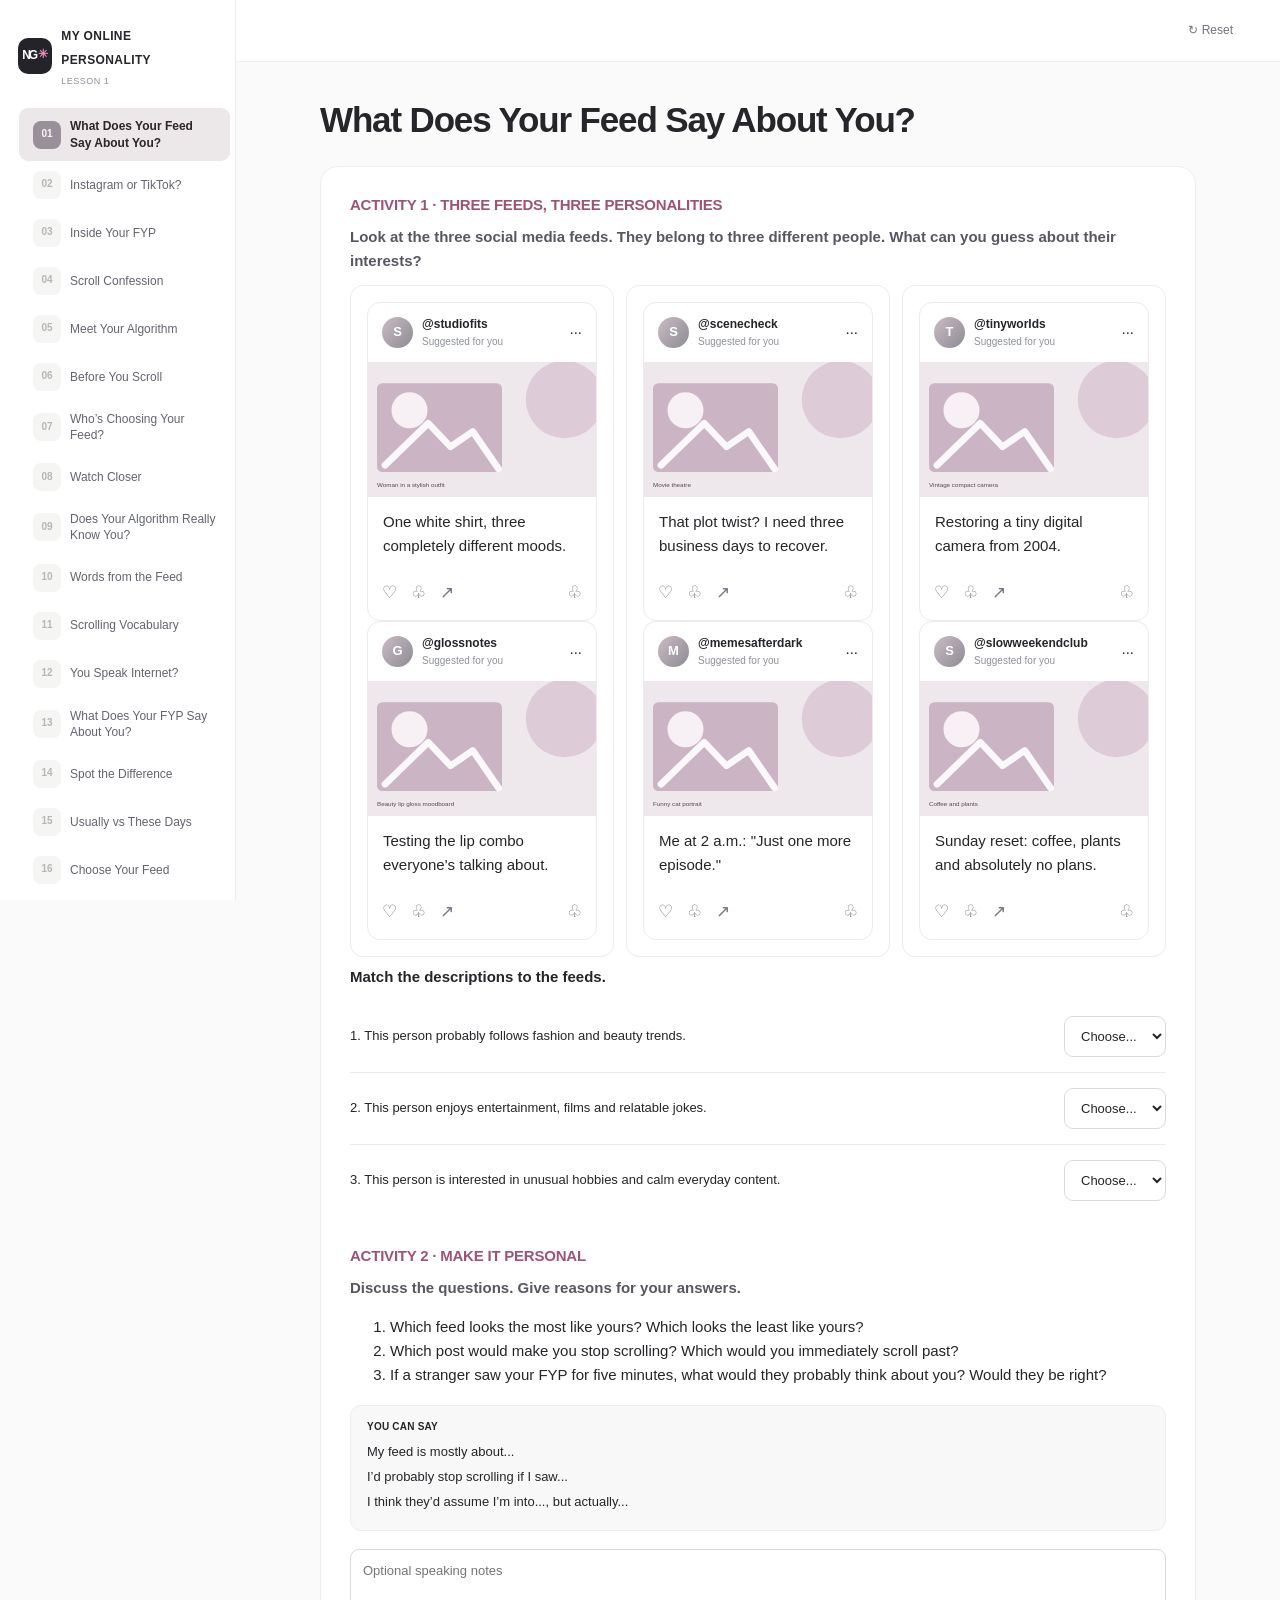
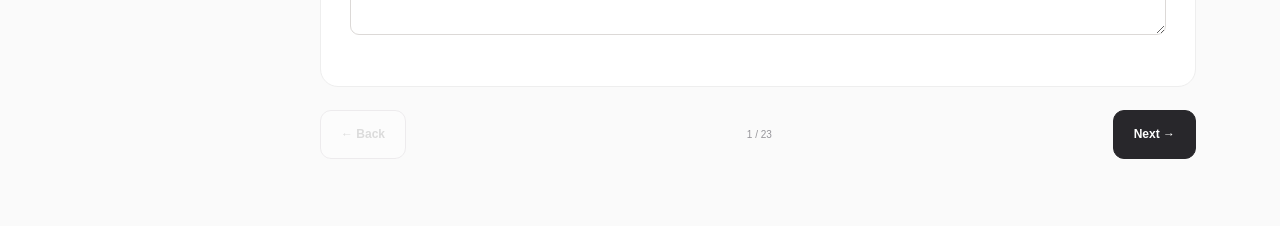
<file: index.html>
<!DOCTYPE html><html lang="en"><head><meta charset="UTF-8"><meta name="viewport" content="width=device-width,initial-scale=1"><meta name="theme-color" content="#f7f5f3"><title>Lesson 1 - My Online Personality</title><link rel="stylesheet" href="styles.css"></head><body><div id="app"><aside class="rail" id="rail"><div class="brand"><div class="brand-mark">NG<span>✳</span></div><div><strong>MY ONLINE PERSONALITY</strong><small>LESSON 1</small></div></div><nav id="chapterList" aria-label="Lesson pages"></nav></aside><main class="main"><header class="topbar"><div class="top-left"><button id="mobileMenu" class="icon-btn mobile-only" aria-label="Toggle menu">☰</button></div><div class="top-right"><button id="reset" class="subtle-btn" title="Reset progress">↻ Reset</button></div></header><div class="reading"><div id="intro"></div><article id="content" aria-live="polite"></article><footer class="footer-nav"><button id="prev" class="nav-button secondary">← Back</button><div class="dots" id="progressNum"></div><button id="next" class="nav-button primary">Next page →</button></footer></div></main></div><div id="confirmModal" class="modal-backdrop hidden" role="dialog" aria-modal="true"><div class="modal"><h3>Reset lesson progress?</h3><p>This will clear all your answers, choices and notes across the 23 pages.</p><div class="modal-actions"><button id="cancelReset" class="outline-btn">Cancel</button><button id="confirmReset" class="danger-btn">Reset everything</button></div></div></div><script src="app.js"></script></body></html>
</file>
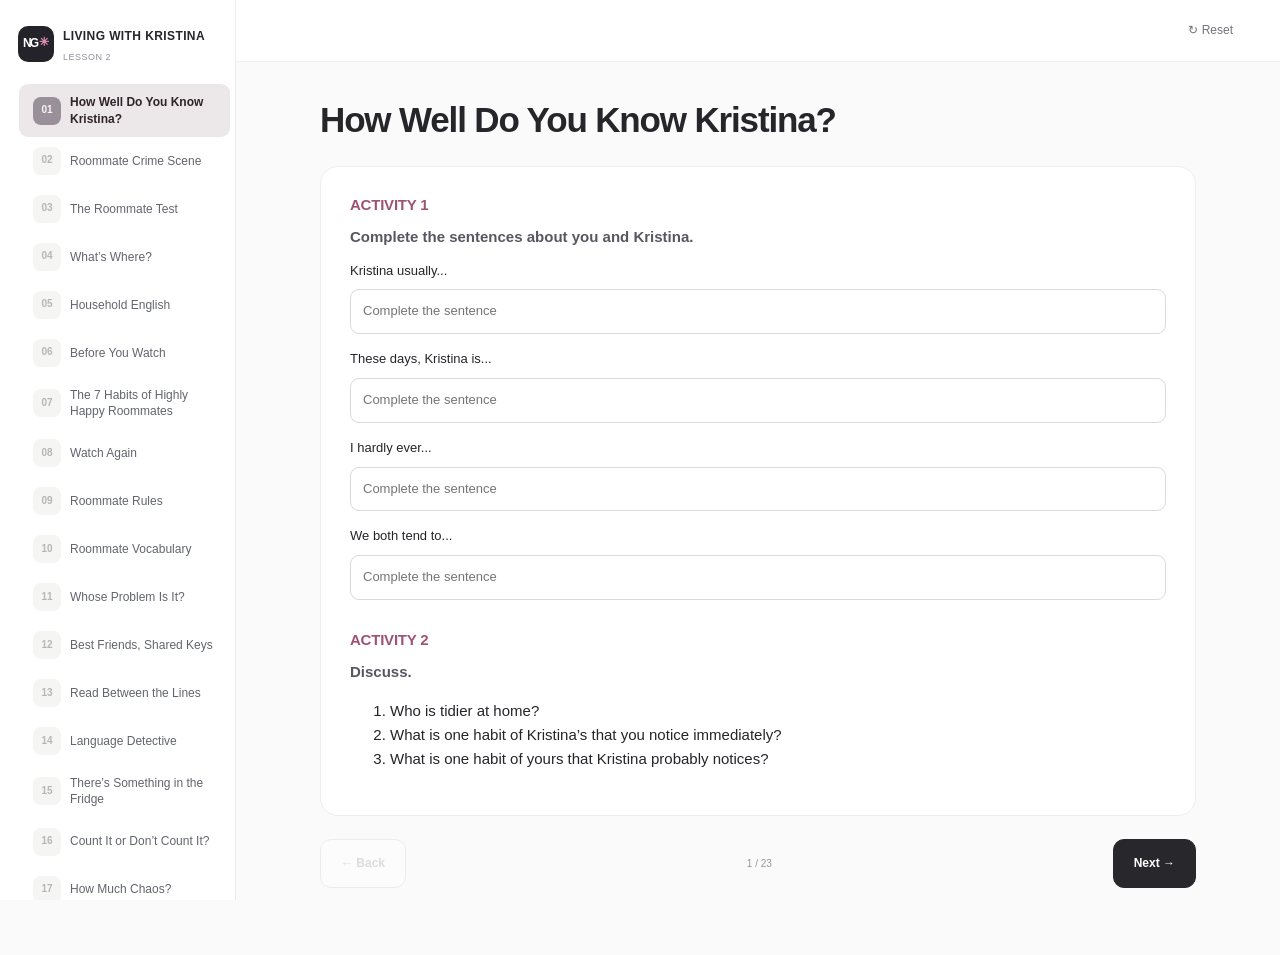
<file: lesson2/index.html>
<!DOCTYPE html><html lang="en"><head><meta charset="UTF-8"><meta name="viewport" content="width=device-width,initial-scale=1"><meta name="theme-color" content="#fafafa"><title>Lesson 2 - Living with Kristina</title><style>
:root{--bg:#f7f6f4;--surface:#fff;--ink:#20232a;--sub:#656b75;--muted:#8d9199;--line:#e8e7e5;--soft:#f4f3f2;--accent:#b43f75;--good:#2d745a;--bad:#b64b4b;--radius:16px}*{box-sizing:border-box}html,body{margin:0;min-height:100%;background:var(--bg);color:var(--ink)}body{font-family:'DM Sans',Arial,sans-serif;font-size:15px;line-height:1.6}button,input,textarea,select{font:inherit}button{cursor:pointer}button:disabled{opacity:.45;cursor:not-allowed}button:focus-visible,select:focus-visible,textarea:focus-visible,input:focus-visible{outline:3px solid #c487a6;outline-offset:2px}#app{display:flex;min-height:100vh}.rail{width:276px;flex:0 0 276px;border-right:1px solid var(--line);height:100vh;position:sticky;top:0;background:#faf9f8;display:flex;flex-direction:column;overflow:hidden}.brand{display:flex;align-items:center;gap:12px;margin:29px 25px 25px}.brand-mark{background:#24232a;color:#fff;border-radius:13px;width:45px;height:45px;display:flex;align-items:center;justify-content:center;font-family:Manrope;font-weight:800;letter-spacing:-2px}.brand-mark span{color:#e28db4;align-self:flex-start;font-size:12px;letter-spacing:0;margin:7px 0 0 2px}.brand strong{font:800 13px Manrope;letter-spacing:1px}.brand small{display:block;color:var(--muted);font-size:9px;letter-spacing:2px;margin-top:3px}.unit-label{margin:0 25px 15px;padding:14px 0;border-top:1px solid var(--line);font-size:10px;color:var(--accent);letter-spacing:1.4px;font-weight:800}.unit-label span{display:block;color:var(--sub);font-weight:500;font-size:10px;letter-spacing:.5px;margin-top:6px}#chapterList{overflow:auto;padding:0 12px 22px}.chapter{padding:12px;border-radius:10px;display:flex;gap:11px;text-align:left;width:100%;background:transparent;border:0;color:#62656d;line-height:1.28;margin-bottom:3px;align-items:center}.chapter:hover{background:#efedeb}.chapter.active{background:#ece7e9;color:#2e242a;font-weight:700}.chapter.done .no{background:#e6eee9;color:var(--good)}.chapter .no{font-size:10px;border-radius:8px;width:28px;height:28px;display:grid;place-items:center;flex:none;background:#efeeec;color:#81838a;font-weight:800}.chapter.active .no{background:var(--accent);color:white}.chapter-title{font-size:12px}.chapter small{display:block;font-size:9px;letter-spacing:.4px;color:var(--muted);margin-top:4px}.rail-foot{margin-top:auto;padding:14px 24px;display:flex;justify-content:space-between;color:var(--muted);font-size:9px;border-top:1px solid var(--line)}.main{min-width:0;flex:1}.topbar{height:76px;border-bottom:1px solid var(--line);background:#fdfcfb;display:flex;justify-content:space-between;align-items:center;padding:0 max(34px,calc((100vw - 1250px)/2));gap:12px}.top-left,.top-right{display:flex;align-items:center;gap:16px}.eyebrow{font-size:10px;font-weight:700;letter-spacing:1.9px;color:#777880}.head-status{padding:6px 10px;border:1px solid var(--line);border-radius:20px;font-size:10px;color:#6f7279}.saved{font-size:11px;color:var(--good);white-space:nowrap}.subtle-btn,.icon-btn{border:1px solid var(--line);background:#fff;padding:9px 13px;border-radius:10px;color:#5c5f65;font-size:11px}.reading{max-width:960px;padding:38px 42px 52px;margin:auto}.lesson-kicker{font-size:11px;font-weight:800;color:var(--accent);letter-spacing:2px;margin-bottom:11px}.page-heading{font:800 clamp(26px,3vw,39px)/1.19 Manrope,Arial,sans-serif;letter-spacing:-1.3px;margin:0 0 11px}.page-meta{display:flex;align-items:center;gap:10px;flex-wrap:wrap;color:var(--sub);font-size:12px;margin-bottom:24px}.pill{background:#f0e9ec;color:#8d4569;border-radius:100px;padding:5px 11px;font-size:10px;font-weight:700}.content-surface{background:#fff;border:1px solid var(--line);border-radius:18px;padding:32px;box-shadow:0 4px 20px #2c292508}.section{margin:0 0 29px}.section:last-child{margin-bottom:0}.section-title{font:800 11px Manrope,sans-serif;color:#9e5374;letter-spacing:1.1px;text-transform:uppercase;margin:0 0 12px}.section h3{font:800 19px Manrope;margin:0 0 12px}.section p{margin:8px 0 12px}.intro{font-size:15px;font-weight:600;color:#34363b;margin:0 0 13px}.muted{color:var(--sub)}.small{font-size:12px}.quiet{font-size:11px;color:var(--muted)}.grid2{display:grid;grid-template-columns:repeat(2,minmax(0,1fr));gap:14px}.grid3{display:grid;grid-template-columns:repeat(3,minmax(0,1fr));gap:12px}.frame,.post,.card,.dialog,.quiz-block,.scenario,.mini-card{border:1px solid var(--line);background:#fff;border-radius:13px;padding:16px}.post{padding:0;overflow:hidden}.post-body{padding:13px 15px}.post-head{display:flex;align-items:center;gap:9px;padding:12px 14px}.avatar{width:31px;height:31px;border-radius:50%;background:linear-gradient(130deg,#cbbbc4,#8d8b94);display:grid;place-items:center;color:white;font-size:13px;font-weight:800;flex:none}.handle{font-size:12px;font-weight:800}.dim{font-size:10px;color:var(--muted)}.photo{width:100%;height:135px;object-fit:cover;background:#dad4d5;display:block}.photo.tall{height:180px}.photo.short{height:104px}.post-icons{display:flex;gap:14px;color:#757782;font-size:17px;padding:8px 14px 14px}.card .photo{border-radius:9px;margin:0 0 12px}.card h3,.post h3{margin:0 0 6px;font-size:14px}.card p,.post p{margin:0;color:#484950;font-size:13px}.card-label{font-size:10px;color:#99627b;letter-spacing:.9px;font-weight:800;margin-bottom:8px}.callout{padding:17px 19px;border:1px solid #ebe5e7;border-radius:13px;background:#f8f5f6;margin:18px 0}.callout strong{font-size:11px;letter-spacing:.7px;text-transform:uppercase;display:block;margin-bottom:7px}.callout p{margin:4px 0;font-size:13px}.expr{font-weight:700;color:#844064}.separator{height:1px;background:var(--line);margin:20px 0}.sentence,.question{background:#faf9f8;border:1px solid var(--line);padding:12px 14px;border-radius:10px;margin:9px 0}.question-title{font-weight:600;margin:0 0 11px;font-size:13px}.opts{display:flex;gap:9px;flex-wrap:wrap}.opts.vertical{display:block}.option{display:flex;align-items:flex-start;gap:10px;padding:10px 12px;background:#fff;border:1px solid #ece9e8;border-radius:9px;cursor:pointer;font-size:13px;flex:1;min-width:100px}.opts.vertical .option{margin:6px 0}.option:has(input:checked){background:#f7eef2;border-color:#cfaab9}.option input{accent-color:#a54d72;margin:3px 0 0;flex:none}.option.correct{border-color:#6baa93;background:#ecf7f0}.option.incorrect{border-color:#d19393;background:#fff1f1}.inline-input,.text-input,.answer-input,.choice-select{width:100%;padding:11px 12px;border:1px solid #dcd9d7;background:white;border-radius:9px;color:var(--ink);font-size:13px}.text-input{min-height:68px;resize:vertical}.input-row{margin:10px 0 15px}.input-label{font-size:13px;display:block;margin-bottom:8px}.answer-input.correct,.choice-select.correct{border-color:#5caa83;background:#f1faf4}.answer-input.incorrect,.choice-select.incorrect{border-color:#c36c6c;background:#fff4f4}.correction{font-size:11px;color:var(--good);margin-top:6px;display:none}.show-answers .correction{display:block}.match-grid{display:grid;grid-template-columns:1fr 1fr;gap:14px}.match-entry{background:#faf9f8;padding:11px;border-radius:9px;font-size:12px;margin-bottom:6px;display:flex;gap:7px}.match-entry strong{color:var(--accent)}.choice-select{max-width:210px;margin:5px 0}.match-row{display:flex;align-items:center;justify-content:space-between;gap:15px;border-bottom:1px solid #ecebea;padding:10px 0;font-size:13px}.match-row:last-child{border:0}.sort-chip{border:1px solid #ddd5d7;background:#fdfbfc;border-radius:8px;padding:8px 11px;cursor:grab;text-align:center;font-size:12px;font-weight:600;user-select:none}.sort-chip.chosen{border-color:var(--accent);background:#f9eaf0}.sort-pool{display:flex;gap:9px;flex-wrap:wrap;padding:12px;background:#f7f5f4;border-radius:10px;margin-bottom:13px;min-height:52px}.sort-zone{min-height:120px;border:1px dashed #c7bbc1;border-radius:12px;padding:12px;background:#fdfbfc}.sort-zone.over{background:#f7e9ef;border-color:#a55378}.sort-zone h4{margin:0;font:800 12px Manrope}.sort-zone p{margin:5px 0 11px;color:var(--sub);font-size:11px}.zone-chips{display:flex;flex-wrap:wrap;gap:6px}.zone-chips .sort-chip{cursor:pointer}.sort-note{color:var(--sub);font-size:11px;margin:10px 0}.slider-wrap{padding:14px;background:#faf9f8;border-radius:10px;margin-bottom:9px}.slider-wrap input{width:100%;accent-color:#aa5479}.slider-mark{font-size:11px;color:var(--sub);display:flex;justify-content:space-between}.metric{font-weight:700;color:#9f4a71}.chip-options{display:flex;gap:7px;flex-wrap:wrap}.small-choice{border:1px solid #ded7db;border-radius:9px;background:#fff;padding:8px 9px;font-size:11px;font-weight:700}.small-choice.selected{border-color:#b35a83;background:#faecf2}.small-choice.correct{border-color:var(--good);background:#e9f6ef}.small-choice.incorrect{border-color:var(--bad);background:#fff0ef}.mini-table{width:100%;border-collapse:collapse;font-size:12px;margin:14px 0}.mini-table th,.mini-table td{border-bottom:1px solid #eae8e7;padding:11px 9px;text-align:left;vertical-align:top}.mini-table th{font-size:10px;color:#7e7f84;background:#f7f6f5;letter-spacing:.6px}.speech-bubble{background:#f6f3f4;border-radius:13px;padding:15px;margin:9px 0;font-size:13px}.bubble-speaker{font-size:10px;color:#895771;font-weight:800;letter-spacing:.6px;margin-bottom:5px}.word-bank{display:flex;flex-wrap:wrap;gap:7px;margin:12px 0}.word-chip{border-radius:8px;background:#f2eff0;padding:7px 10px;font-size:12px;font-weight:700}.timer-label{font-weight:800;color:#9f5276;font-size:11px;letter-spacing:1px}.hint{font-size:11px;color:var(--sub);margin-top:5px}.task-result{margin-top:8px;font-size:11px;font-weight:700}.task-result.good{color:var(--good)}.task-result.bad{color:var(--bad)}.youtube{width:100%;aspect-ratio:16/9;background:#141414;border-radius:13px;overflow:hidden}.youtube iframe{border:0;width:100%;height:100%}.link-btn{display:inline-block;padding:10px 13px;border:1px solid var(--line);border-radius:9px;color:var(--accent);text-decoration:none;font-size:12px;margin-top:9px;font-weight:700}.tool-btn{background:#fff;border:1px solid #dcd2d7;color:#713b56;padding:9px 12px;border-radius:9px;font-size:12px;font-weight:700}.tool-btn:hover{background:#fbf0f5}.speakline{display:flex;align-items:center;justify-content:space-between;gap:10px;padding:10px 0;border-bottom:1px solid var(--line)}.speakline:last-child{border:0}.activity-tag{font-size:10px;font-weight:700;color:#98617b;text-transform:uppercase;letter-spacing:1px}.actionbar{margin:15px 0 0;display:flex;align-items:center;justify-content:space-between;gap:12px;flex-wrap:wrap}.feedback{font-size:12px;color:var(--sub);min-height:20px}.feedback.good{color:var(--good)}.actions{display:flex;gap:8px}.outline-btn{background:#fff;border:1px solid #d9d2d3;border-radius:10px;padding:11px 15px;color:#36343a;font-size:12px;font-weight:700}.outline-btn:hover{border-color:#a96583}.footer-nav{display:flex;align-items:center;justify-content:space-between;gap:8px;margin:32px 0 15px}.nav-button{border-radius:11px;border:1px solid #dedade;padding:14px 20px;font-weight:800;font-size:12px}.nav-button.primary{background:#2b252c;color:#fff;border-color:#2b252c}.nav-button.secondary{background:#fff}.dots{font-size:11px;color:var(--muted)}.modal-backdrop{position:fixed;inset:0;background:#17151b9a;z-index:100;display:grid;place-items:center;padding:20px}.hidden{display:none!important}.modal{max-width:390px;background:white;border-radius:17px;padding:27px;box-shadow:0 15px 55px #0002}.modal h3{margin:0 0 10px}.modal p{color:var(--sub);font-size:13px}.modal-actions{display:flex;justify-content:flex-end;gap:9px;margin-top:20px}.danger-btn{background:#ad4059;border:0;color:#fff;border-radius:10px;padding:10px 13px;font-size:12px;font-weight:800}.mobile-only{display:none}.progress-bar{height:4px;background:#e8e4e5;border-radius:5px;overflow:hidden;margin-bottom:24px}.progress-bar .fill{height:100%;background:#b65984;transition:width .2s}.feed-wall{display:grid;grid-template-columns:repeat(3,1fr);gap:12px}.footer-note{margin:28px 0 0;font-size:10px;color:#a0a0a4}.card img{width:100%}.file-panel{background:#faf8f9;border:1px solid #ece5e7;padding:17px;border-radius:13px;margin-bottom:11px}.file-panel h4{margin:0 0 7px;font:800 13px Manrope}.file-panel p{font-size:12px;color:#666;margin:5px 0}.checklist label{display:block;padding:7px 0;font-size:13px}.checklist input{accent-color:var(--accent);margin-right:8px} .grammar-pair{background:#f9f7f7;padding:15px;border:1px solid #eee8ea;border-radius:10px}.grammar-pair h4{margin:0 0 10px;font-size:12px}.grammar-pair p{font-size:13px;margin:8px 0}.photo-caption{display:block;color:var(--muted);font-size:10px;margin-top:5px}.story-text{font-size:14px;line-height:1.9}.story-text p{margin:0 0 15px}.letter-head{display:flex;gap:11px;align-items:center;padding:15px;border-bottom:1px solid #eee}.letter-body{padding:18px}.image-fallback{background:#ddd;color:#333}.bookmark-btn{background:transparent;border:0;font-size:18px}.web-alert{font-size:11px;color:#767178;margin-top:8px}
@media(max-width:1050px){.rail{width:228px;flex-basis:228px}.reading{padding:28px 26px 36px}.topbar{padding:0 26px}.content-surface{padding:25px}}@media(max-width:750px){.rail{position:fixed;z-index:60;transform:translateX(-105%);transition:transform .24s ease;box-shadow:15px 0 40px #0001}.rail.open{transform:translateX(0)}.mobile-only{display:inline-flex}.topbar{height:65px;padding:0 14px}.eyebrow{font-size:9px;letter-spacing:.7px}.saved{display:none}.top-left,.top-right{gap:7px}.reading{padding:22px 14px 42px}.content-surface{padding:18px 14px}.page-heading{font-size:27px;letter-spacing:-.8px}.grid3{grid-template-columns:1fr 1fr}.grid2{grid-template-columns:1fr}.feed-wall{grid-template-columns:repeat(2,1fr)}.match-grid{grid-template-columns:1fr}.footer-nav{gap:6px}.nav-button{padding:12px 10px;font-size:11px}.actionbar{align-items:stretch;flex-direction:column}.actions{justify-content:stretch}.actions button{flex:1}.mini-table{font-size:11px}.mini-table td,.mini-table th{padding:8px 5px}}@media(max-width:430px){.feed-wall,.grid3{grid-template-columns:1fr}.grid2{grid-template-columns:1fr}.photo{height:180px}.opts{flex-direction:column}.opts .option{width:100%}.actionbar .actions{flex-direction:column}.match-row{align-items:stretch;flex-direction:column}.choice-select{max-width:none}.topbar .subtle-btn{font-size:10px;padding:8px}}

/* October 2026: quiet, student-first interface */
:root {--bg:#fafafa;--surface:#fff;--ink:#25252a;--line:#ececee;--soft:#f7f7f8;--accent:#5f5360;--good:#247d56;--bad:#c3484e}
.rail {background:#fff;border-right:1px solid #ededf0;width:236px;flex-basis:236px}
.brand {margin:23px 18px 20px;gap:9px}.brand-mark {width:36px;height:36px;border-radius:10px;font-size:12px}.brand strong {font-size:12px;letter-spacing:.4px}.brand small {font-size:9px;letter-spacing:.5px}
.rail .unit-label,.rail .rail-foot,.rail .chapter small {display:none!important}
.chapter {padding:10px 14px!important;gap:9px!important;margin:0 7px!important;border-radius:9px!important}
.chapter .no {font-size:10px;opacity:.58}
.chapter-title {font-size:12px!important;line-height:1.35!important}
.topbar {height:62px!important;background:#fff!important;border-bottom:1px solid #f0f0f0!important}
.top-brand {color:#929197;font-size:10px;letter-spacing:.4px;font-weight:600}
.topbar .subtle-btn {border:0!important;background:transparent!important;color:#747279!important;font-size:12px!important}
.reading {padding-top:38px}.page-heading {font-size:clamp(25px,3vw,35px);font-weight:800;line-height:1.13;letter-spacing:-1.15px;margin:0 0 26px!important}
.content-surface {border:1px solid #eee!important;box-shadow:none!important;padding:29px!important}
.section {margin-bottom:31px}.section-title {font-size:15px!important;letter-spacing:-.22px}.intro {color:#565760!important}
.callout {background:#f8f8f9;border-color:#eeeeef;padding:13px 16px;border-radius:11px}
.callout strong {letter-spacing:.22px;font-size:10px}.callout p {font-size:13px}
.frame,.mini-card,.card,.question,.speech-bubble,.post {border-color:#ececef!important;box-shadow:none!important}
.question,.sentence {background:#fafafb}
.option:has(input:checked) {background:#f3f2f5;border-color:#bcb5c4}
.option.correct,.option:has(input:checked).correct {border-color:#4ea478!important;background:#e9f7ef!important;color:#1a6443}
.option.incorrect,.option:has(input:checked).incorrect {border-color:#df8b8b!important;background:#fff0f0!important;color:#9e3439}
.choice-select.correct,.answer-input.correct,.connect-card.matched-right {border-color:var(--good)!important;background:#eaf7ee!important;color:#185b3e}
.choice-select.incorrect,.answer-input.incorrect,.connect-card.matched-wrong {border-color:var(--bad)!important;background:#fff0f0!important;color:#a03439}
.correction {font-size:11px;display:none;margin:4px 0 0;font-weight:600}.correction.right {color:var(--good)}.correction.wrong {color:var(--bad)}
.answered-right .chip-options .selected {background:#eaf7ee;border-color:var(--good)}
.answered-wrong .chip-options .selected {background:#fff0f0;border-color:var(--bad)}
button:disabled.connect-card,button:disabled.small-choice {opacity:1;cursor:default}
.inline-sentence {line-height:2.5;font-size:13px;padding:12px 13px;margin-bottom:7px;background:#fafafb;border:1px solid #ededee;border-radius:10px}
.inline-answer {display:inline-block;vertical-align:middle;width:clamp(115px,24vw,245px);height:38px;padding:7px 10px;margin:0 4px}
.inline-sentence .correction {line-height:1.4}
.connect-widget {margin:12px 0 20px}.connect-help {font-size:12px;color:#8b8b90;margin:4px 0 12px}
.connect-board {display:grid;grid-template-columns:minmax(0,1fr) minmax(0,1fr);gap:18%;position:relative;align-items:start}
.connect-lines {position:absolute;inset:0;width:100%;height:100%;overflow:visible;pointer-events:none;z-index:1}
.connect-col {display:flex;flex-direction:column;gap:9px;min-width:0;position:relative;z-index:2}
.connect-row {display:flex;flex-direction:column;gap:1px;min-width:0}
.connect-card {display:flex;align-items:center;gap:10px;min-height:54px;width:100%;text-align:left;border:1px solid #e5e5e8;border-radius:10px;padding:11px 12px;background:#fff;color:#3d3e44;font-size:12px;line-height:1.45;transition:border-color .12s,background .12s;}
.connect-letter {display:inline-grid;place-items:center;min-width:22px;height:22px;border-radius:6px;background:#f1f1f3;color:#888;font-size:10px;font-weight:800;flex:none}
.connect-card.pair-selected,.connect-card.pair-selected:hover {border-color:#796174;background:#f2edf2;box-shadow:0 0 0 2px #dfd2dd}
.connect-card:not(:disabled):hover {border-color:#a9a0a9}
.connect-row .correction {padding-left:5px;font-size:10px}
.sort-chip {touch-action:none;user-select:none;-webkit-user-select:none;cursor:grab;border:1px solid #d9d9df;background:#fff;border-radius:9px;padding:10px 12px}
.sort-chip.chosen {border-color:#726071!important;background:#eee9ee!important}
.sort-zone {background:#fff;border:1px dashed #d6d4d7;min-height:164px;cursor:pointer;transition:background .16s,border .16s}
.sort-zone.ready,.sort-zone.over {background:#f6f0f4;border-color:#93828e}
.sort-pool {background:#f8f8f8;padding:15px;min-height:76px}
.sort-note {font-size:11px;color:#87858a}
.drag-ghost {position:fixed;z-index:10000;background:#f9f1f5;border:1px solid #92838f;border-radius:10px;padding:10px 12px;font-size:12px;pointer-events:none;box-shadow:0 6px 23px #0002}
.nav-button.primary {background:#28272b!important;border-color:#28272b!important}
.footer-nav {margin:23px 0 15px}.dots {font-size:10px;color:#96959a}
.post-body {background:white}
@media(max-width:1050px){.rail{width:210px;flex-basis:210px}}
@media(max-width:750px){.topbar{height:58px!important}.reading{padding-top:25px}.page-heading{font-size:26px}.content-surface{padding:17px!important}.connect-board{gap:10%}}
@media(max-width:430px){.connect-board{grid-template-columns:minmax(0,1fr) minmax(0,1fr);gap:8%}.connect-card{font-size:11px;padding:8px;gap:6px;min-height:64px}.connect-letter{min-width:17px;height:18px;font-size:9px}.inline-answer{width:48%;max-width:180px}}

body{font-family:Inter,-apple-system,BlinkMacSystemFont,"Segoe UI",Arial,sans-serif}.brand strong,.section-title,.sort-zone h4,.brand-mark,.file-panel h4{font-family:Inter,-apple-system,BlinkMacSystemFont,"Segoe UI",Arial,sans-serif}

/* Lesson 1 — interactive polish */
.inline-question{padding:13px 15px;border:1px solid #ececef;border-radius:11px;background:#fafafb;margin:9px 0;font-size:13.5px;line-height:2.25}
.inline-question-body{display:block;white-space:normal;overflow-wrap:break-word}
.inline-select.choice-select{display:inline-block;vertical-align:baseline;max-width:none;min-width:96px;width:auto;margin:0 5px;padding:6px 28px 6px 9px;line-height:1.5;height:36px;border-radius:8px;white-space:nowrap;font-size:13px}
.inline-question .correction{line-height:1.35}
.group-chat{border:1px solid var(--line);border-radius:15px;background:#faf9fb;padding:18px;overflow:hidden}
.group-chat .speech-bubble{background:#fff;border:1px solid #eee9ef;margin:14px 0;font-size:13px;line-height:2}
.group-chat .inline-question{background:transparent;border:0;padding:0;margin:0 2px;display:inline;line-height:2.7}
.group-chat .inline-question-body{display:inline}
.group-chat .correction{font-size:11px;line-height:1.3}
.word-bank.drag-bank{padding:11px;border:1px solid #eae7eb;background:#f8f7f8;border-radius:11px;align-items:center;margin:14px 0}
.bank-instruction{font-size:9px;letter-spacing:.8px;font-weight:800;color:#8d8490;margin:0 6px 0 0}
.draggable-word{cursor:grab;touch-action:none;border:1px solid #ddd8dd;transition:background .15s,transform .15s;background:#fff}
.draggable-word:hover,.draggable-word.chosen{background:#f2e9f0;border-color:#a894a5;transform:translateY(-1px)}
.bank-sentence{padding:12px 14px;margin:9px 0;border:1px solid #e9e8eb;border-radius:10px;background:#fafafb;line-height:2.3;overflow-wrap:break-word;font-size:13px}
.bank-input{display:inline-block;vertical-align:middle;width:clamp(132px,35%,260px);height:36px;margin:0 4px;padding:5px 9px}
.bank-sentence .correction{line-height:1.35}
.matches-done{margin:16px 0 5px;border-top:1px solid #edeaee;padding-top:12px;min-height:43px}
.matches-done.empty{display:none}
.matches-done-title{font-size:10px;color:#6e7b71;font-weight:800;letter-spacing:.7px;margin-bottom:10px}
.matched-pairs{display:grid;gap:9px}
.match-complete-row{display:grid;grid-template-columns:minmax(0,1fr) minmax(0,1fr) auto;align-items:center;gap:11px;padding:9px;border:1px solid #d5e9dd;background:#f1f9f4;border-radius:11px;min-width:0;animation:pair-arrival .35s ease-out}
.match-complete-row .connect-card{border-color:#a4d1b4;background:#f7fcf8;color:#295d40;min-height:48px;cursor:default}
.match-complete-row .pair-status{font-size:10px;color:#247d56;white-space:nowrap;font-weight:800}
@keyframes pair-arrival{from{opacity:.5;transform:translateY(-12px)}to{opacity:1;transform:translateY(0)}}
.connect-row{transition:opacity .3s,transform .3s}
.reorder-question{padding:15px;margin:12px 0;border:1px solid #e8e8eb;border-radius:13px;background:#fafafb}
.reorder-title{font-weight:800;font-size:12px;margin-bottom:10px}
.reorder-tray,.reorder-target{display:flex;align-items:center;flex-wrap:wrap;gap:8px;min-height:55px;padding:10px;border:1px dashed #d7d0d8;border-radius:10px;background:#fff}
.reorder-tray{margin-bottom:10px}
.reorder-target{background:#f6f1f5;border-color:#bfb0bd;color:#8e8190;font-size:12px}
.reorder-tile{border:1px solid #d7cbd4;border-radius:8px;padding:7px 10px;background:#fff;cursor:grab;color:#3f3641;font-size:12px;font-weight:700;touch-action:none}
.reorder-tile.in-answer{background:#efe5ed;border-color:#b3a1b2}
.reorder-tray .reorder-tile.in-answer{opacity:.3;pointer-events:none}
.reorder-actions{display:flex;gap:9px;justify-content:flex-end;margin-top:10px}
.reorder-actions button{padding:9px 14px}
.reorder-question.answered-right .reorder-target{background:#eaf7ee;border-color:#61ac83}
.reorder-question.answered-wrong .reorder-target{background:#fff3f3;border-color:#c77777}
.magazine-reading{border:1px solid #e6e2e4;border-radius:14px;overflow:hidden;background:#fff;margin:18px 0}
.magazine-reading>.photo{height:190px}
.magazine-tag{font-size:10px;padding:14px 18px;font-weight:800;letter-spacing:1.1px;color:#8c6e82}
.magazine-copy{padding:18px 22px 24px}.magazine-copy h3{font-size:clamp(20px,2.7vw,28px);line-height:1.23;font-family:Georgia,serif;font-weight:700}
.article-byline{font-size:11px!important;color:#747078!important;margin-bottom:18px!important}
.magazine-copy .story-text{line-height:1.85}
@media(max-width:650px){.match-complete-row{grid-template-columns:minmax(0,1fr) minmax(0,1fr);gap:7px}.match-complete-row .pair-status{grid-column:1/-1}.group-chat{padding:10px}.bank-input{max-width:200px}.magazine-copy{padding:15px}}


/* Lesson 2 additions */
.lesson-audio{display:flex;align-items:center;gap:10px;padding:14px 15px;border:1px solid #e8e8eb;border-radius:12px;background:#fafafb;margin:12px 0 18px}.audio-icon{width:38px;height:38px;border-radius:50%;display:grid;place-items:center;background:#2b2a2e;color:#fff;font-size:11px;flex:none}.audio-main{display:flex;flex-direction:column;min-width:0;margin-right:auto}.audio-main strong{font-size:11px;letter-spacing:.7px}.audio-main span{font-size:11px;color:#8b8b91;margin-top:2px}.inventory-grid{display:grid;grid-template-columns:repeat(3,minmax(0,1fr));gap:10px;margin:13px 0 17px}.inventory-card{min-height:98px;border:1px solid #e9e9ec;border-radius:12px;background:#fafafb;display:flex;flex-direction:column;align-items:center;justify-content:center;text-align:center;padding:12px;gap:4px}.inventory-card span{font-size:27px}.inventory-card b{font-size:12px}.magazine-copy{padding:22px}.magazine-copy h3{font-size:23px!important;margin-bottom:16px!important}.group-chat .inline-question{display:inline-block!important;vertical-align:middle}.group-chat .inline-question-body{display:inline-flex!important;align-items:center}.group-chat .inline-select{margin:0 4px!important}.file-panel{background:#fafafb!important}.grid3 .card .photo{height:145px}.checklist{display:grid;gap:2px}@media(max-width:750px){.lesson-audio{flex-wrap:wrap}.audio-main{width:calc(100% - 52px)}.inventory-grid{grid-template-columns:repeat(2,minmax(0,1fr))}}@media(max-width:430px){.inventory-grid{grid-template-columns:1fr 1fr}.lesson-audio .tool-btn{flex:1}}
</style></head><body><div id="app"><aside class="rail" id="rail"><div class="brand"><div class="brand-mark">NG<span>✳</span></div><div><strong>LIVING WITH KRISTINA</strong><small>LESSON 2</small></div></div><nav id="chapterList" aria-label="Lesson pages"></nav></aside><main class="main"><header class="topbar"><div class="top-left"><button id="mobileMenu" class="icon-btn mobile-only" aria-label="Toggle menu">☰</button></div><div class="top-right"><button id="reset" class="subtle-btn" title="Reset progress">↻ Reset</button></div></header><div class="reading"><div id="intro"></div><article id="content" aria-live="polite"></article><footer class="footer-nav"><button id="prev" class="nav-button secondary">← Back</button><div class="dots" id="progressNum"></div><button id="next" class="nav-button primary">Next page →</button></footer></div></main></div><div id="confirmModal" class="modal-backdrop hidden" role="dialog" aria-modal="true"><div class="modal"><h3>Reset lesson progress?</h3><p>This will clear all your answers, choices and notes across the 23 pages.</p><div class="modal-actions"><button id="cancelReset" class="outline-btn">Cancel</button><button id="confirmReset" class="danger-btn">Reset everything</button></div></div></div><script>'use strict';
const STORAGE='lesson-2-living-with-kristina-v2';
let state={values:{},visited:{},attempts:{},solved:{},lastTried:{}};try{state={...state,...JSON.parse(localStorage.getItem(STORAGE)||'{}')}}catch(e){}
const save=()=>{try{localStorage.setItem(STORAGE,JSON.stringify(state))}catch(e){}};
const vals=state.values;const key=(s)=>String(s).replace(/[^a-z0-9_-]/ig,'_');
const esc=s=>String(s??'').replace(/[&<>"']/g,c=>({'&':'&amp;','<':'&lt;','>':'&gt;','"':'&quot;',"'":'&#39;'}[c]));
const norm=s=>String(s??'').toLowerCase().replace(/[“”‘’]/g,"'").replace(/[^a-z0-9' ]+/g,' ').replace(/\s+/g,' ').trim();
const ANSWERS={};
const OPTION_ORDERS={};
const bind=(id,ans,type='one')=>{ANSWERS[id]={ans,type};return id};
// Stable per-question shuffling means answers never jump around between visits.
const stableShuffle=(id,source)=>{
  const arr=source.map((value,original)=>({value,original}));
  let seed=2166136261;
  for(const c of id)seed=Math.imul(seed^c.charCodeAt(0),16777619)>>>0;
  for(let i=arr.length-1;i>0;i--){seed=(Math.imul(seed,1664525)+1013904223)>>>0;const j=seed%(i+1);[arr[i],arr[j]]=[arr[j],arr[i]];}
  // Prevent the original unshuffled question from occasionally appearing unchanged.
  if(arr.length>2&&arr.every((x,i)=>x.original===i))arr.push(arr.shift());
  // Deliberately non-sequential warm-up keys: C, A, B.
  const warmup={p1d1:[1,2,0],p1d2:[1,2,0],p1d3:[0,2,1]};
  if(warmup[id]&&arr.length===3)return warmup[id].map(i=>({value:source[i],original:i}));
  return arr;
};
const choicesFor=(id,opts,correct)=>{
  if(correct===null||correct===undefined)return {opts,correct};
  const order=stableShuffle(id,opts);
  OPTION_ORDERS[id]=order.map(x=>x.original);
  return {opts:order.map(x=>x.value),correct:Array.isArray(correct)?correct.map(i=>order.findIndex(x=>x.original===i)):order.findIndex(x=>x.original===correct)};
};
const S=(h,body)=>`<section class="section"><h2 class="section-title">${h}</h2>${body}</section>`;
const intro=(p)=>`<p class="intro">${p}</p>`;
const box=(c,cls='frame')=>`<div class="${cls}">${c}</div>`;
const tip=(title,arr)=>`<div class="callout"><strong>${esc(title)}</strong>${arr.map(x=>`<p>${x}</p>`).join('')}</div>`;
const divider=()=>'<div class="separator"></div>';
const note=(x)=>`<p class="muted small">${x}</p>`;
const input=(id,label='',placeholder='Your answer',answers=null,lines=1)=>{if(answers!==null)bind(id,answers,'text');let v=esc(vals[id]||'');return `<div class="input-row">${label?`<label class="input-label" for="${key(id)}">${label}</label>`:''}${lines>1?`<textarea class="text-input" id="${key(id)}" data-k="${id}" rows="${lines}" placeholder="${esc(placeholder)}">${v}</textarea>`:`<input class="answer-input" id="${key(id)}" data-k="${id}" value="${v}" placeholder="${esc(placeholder)}">`}<div class="correction" data-correction="${id}"></div></div>`};
const mc=(id,q,opts,correct=null,vertical=true)=>{({opts,correct}=choicesFor(id,opts,correct));if(correct!==null)bind(id,correct,'one');return `<div class="question" data-block="${id}"><div class="question-title">${q}</div><div class="opts ${vertical?'vertical':''}">${opts.map((o,j)=>`<label class="option"><input type="radio" name="${id}" data-k="${id}" value="${j}" ${String(vals[id])===String(j)?'checked':''}><span>${o}</span></label>`).join('')}</div><div class="correction" data-correction="${id}"></div></div>`};
const checklist=(id,q,opts,correct=null)=>{({opts,correct}=choicesFor(id,opts,correct));if(correct!==null)bind(id,correct,'many');const chosen=Array.isArray(vals[id])?vals[id]:[];return `<div class="question" data-block="${id}"><div class="question-title">${q}</div><div class="opts vertical">${opts.map((o,j)=>`<label class="option"><input type="checkbox" data-k="${id}" value="${j}" ${chosen.includes(j)?'checked':''}><span>${o}</span></label>`).join('')}</div><div class="correction" data-correction="${id}"></div></div>`};
const dropdown=(id,label,opts,ans=null)=>{({opts,correct:ans}=choicesFor(id,opts,ans));if(ans!==null)bind(id,ans,'one');let v=vals[id]??'';return `<div class="match-row" data-block="${id}"><span>${label}</span><div><select data-k="${id}" class="choice-select"><option value="">Choose...</option>${opts.map((o,i)=>`<option value="${i}" ${String(v)===String(i)?'selected':''}>${esc(o)}</option>`).join('')}</select><div class="correction" data-correction="${id}"></div></div></div>`};
const matches=(prefix,terms,defs,keyArr)=>{
 const ordered=stableShuffle(prefix+'-definitions',defs),d=ordered.map(x=>x.value);
 const answers=keyArr.map(i=>ordered.findIndex(x=>x.original===i));
 return `<div class="connect-widget" data-match-prefix="${prefix}"><div class="connect-help">Select a word and then its meaning. Correct pairs drop to the completed area below.</div><div class="connect-board"><svg class="connect-lines" aria-hidden="true"></svg><div class="connect-col connect-words">${terms.map((word,i)=>{const id=prefix+i;bind(id,answers[i],'one');return `<div class="connect-row" data-match-row="${id}"><button type="button" class="connect-card" data-connect-prefix="${prefix}" data-connect-side="left" data-connect-index="${i}"><span class="connect-letter">${i+1}</span>${word}</button><div class="correction" data-correction="${id}"></div></div>`}).join('')}</div><div class="connect-col connect-defs">${d.map((def,i)=>`<button type="button" class="connect-card" data-connect-prefix="${prefix}" data-connect-side="right" data-connect-index="${i}"><span class="connect-letter">${String.fromCharCode(65+i)}</span>${def}</button>`).join('')}</div></div><div class="matches-done" aria-label="Completed matches"><div class="matches-done-title">MATCHED PAIRS</div><div class="matched-pairs"></div></div></div>`;
};
const inlineGapset=(prefix,rows,answers)=>{
 const words=stableShuffle(prefix+'-word-bank',answers.map(a=>Array.isArray(a)?a[0]:a)).map(x=>x.value);
 return `<div class="word-bank drag-bank" data-bank="${prefix}"><span class="bank-instruction">DRAG OR TAP A WORD</span>${words.map(word=>`<button type="button" draggable="true" class="word-chip draggable-word" data-bank-prefix="${prefix}" data-bank-word="${esc(word)}">${esc(word)}</button>`).join('')}</div>`+
 rows.map((r,i)=>{const id=prefix+i;bind(id,answers[i],'text');const [before,after]=r.split('______');return `<div class="inline-sentence" data-block="${id}"><span>${before}</span> <input aria-label="Missing word for sentence ${i+1}" class="answer-input inline-answer bank-input" data-bank-slot="${prefix}" data-k="${id}" value="${esc(vals[id]||'')}" placeholder="Drop or type" autocomplete="off"> <span>${after||''}</span><div class="correction" data-correction="${id}"></div></div>`}).join('');
};
const gapset=(prefix,rows,answers)=>rows.map((r,i)=>input(prefix+i,r, 'Write the missing word(s)',answers?answers[i]:null)).join('');
const chipQuiz=(id,q,labels,correct=null)=>{({opts:labels,correct}=choicesFor(id,labels,correct));if(correct!==null)bind(id,correct,'one');return `<div class="question" data-block="${id}"><div class="question-title">${q}</div><div class="chip-options">${labels.map((x,i)=>`<button class="small-choice ${String(vals[id])===String(i)?'selected':''}" data-chip="${id}" data-val="${i}" type="button">${esc(x)}</button>`).join('')}</div><div class="correction" data-correction="${id}"></div></div>`};
const photoSequence={};
// Direct public-photo-CDN URLs: Unsplash and Pexels. Nothing needs to exist in assets/gallery.
const PHOTO_URLS={
 fashion:[['https://images.unsplash.com/photo-1483985988355-763728e1935b?w=960&q=82','https://images.pexels.com/photos/1926769/pexels-photo-1926769.jpeg?auto=compress&cs=tinysrgb&w=960'],['https://images.pexels.com/photos/1926769/pexels-photo-1926769.jpeg?auto=compress&cs=tinysrgb&w=960','https://images.unsplash.com/photo-1515886657613-9f3515b0c78f?w=960&q=82'],['https://images.unsplash.com/photo-1515886657613-9f3515b0c78f?w=960&q=82','https://images.pexels.com/photos/1040945/pexels-photo-1040945.jpeg?auto=compress&cs=tinysrgb&w=960']],
 beauty:[['https://images.pexels.com/photos/3373736/pexels-photo-3373736.jpeg?auto=compress&cs=tinysrgb&w=960','https://images.unsplash.com/photo-1596462502278-27bfdc403348?w=960&q=82'],['https://images.unsplash.com/photo-1596462502278-27bfdc403348?w=960&q=82','https://images.pexels.com/photos/264794/pexels-photo-264794.jpeg?auto=compress&cs=tinysrgb&w=960']],
 cinema:[['https://images.unsplash.com/photo-1489599849927-2ee91cede3ba?w=960&q=82','https://images.pexels.com/photos/7991579/pexels-photo-7991579.jpeg?auto=compress&cs=tinysrgb&w=960'],['https://images.pexels.com/photos/7991579/pexels-photo-7991579.jpeg?auto=compress&cs=tinysrgb&w=960','https://images.unsplash.com/photo-1440404653325-ab127d49abc1?w=960&q=82'],['https://images.unsplash.com/photo-1440404653325-ab127d49abc1?w=960&q=82','https://images.pexels.com/photos/7991579/pexels-photo-7991579.jpeg?auto=compress&cs=tinysrgb&w=960']],
 cat:[['https://images.pexels.com/photos/45201/kitty-cat-kitten-pet-45201.jpeg?auto=compress&cs=tinysrgb&w=960','https://images.unsplash.com/photo-1573865526739-10659fec78a5?w=960&q=82']],
 camera:[['https://images.unsplash.com/photo-1452780212940-6f5c0d14d848?w=960&q=82','https://images.pexels.com/photos/1983037/pexels-photo-1983037.jpeg?auto=compress&cs=tinysrgb&w=960'],['https://images.pexels.com/photos/1983037/pexels-photo-1983037.jpeg?auto=compress&cs=tinysrgb&w=960','https://images.unsplash.com/photo-1516035069371-29a1b244cc32?w=960&q=82']],
 coffee:[['https://images.pexels.com/photos/302899/pexels-photo-302899.jpeg?auto=compress&cs=tinysrgb&w=960','https://images.unsplash.com/photo-1442512595331-e89e73853f31?w=960&q=82']],
 room:[['https://images.unsplash.com/photo-1616486338812-3dadae4b4ace?w=960&q=82','https://images.pexels.com/photos/1454806/pexels-photo-1454806.jpeg?auto=compress&cs=tinysrgb&w=960'],['https://images.pexels.com/photos/1454806/pexels-photo-1454806.jpeg?auto=compress&cs=tinysrgb&w=960','https://images.unsplash.com/photo-1616486338812-3dadae4b4ace?w=960&q=82']],
 style:[['https://images.pexels.com/photos/994517/pexels-photo-994517.jpeg?auto=compress&cs=tinysrgb&w=960','https://images.unsplash.com/photo-1529139574466-a303027c1d8b?w=960&q=82'],['https://images.unsplash.com/photo-1529139574466-a303027c1d8b?w=960&q=82','https://images.pexels.com/photos/994517/pexels-photo-994517.jpeg?auto=compress&cs=tinysrgb&w=960']],
 fun:[['https://images.unsplash.com/photo-1533929736458-ca588d08c8be?w=960&q=82','https://images.pexels.com/photos/7991579/pexels-photo-7991579.jpeg?auto=compress&cs=tinysrgb&w=960']],
 food:[['https://images.pexels.com/photos/1640777/pexels-photo-1640777.jpeg?auto=compress&cs=tinysrgb&w=960','https://images.unsplash.com/photo-1547592180-85f173990554?w=960&q=82']]
};
const image=(id,alt,cls='')=>{
 const seq=photoSequence[id]||0;photoSequence[id]=seq+1;
 const [src,backup]=(PHOTO_URLS[id]||PHOTO_URLS.fashion)[seq%(PHOTO_URLS[id]||PHOTO_URLS.fashion).length];
 const placeholder=lessonIllustration(alt);
 return `<img class="photo ${cls}" style="background-image:url('${placeholder}');background-size:cover;background-position:center" src="${src}" data-backup="${backup}" alt="${esc(alt)}" loading="lazy" referrerpolicy="no-referrer" onerror="handleLessonImage(this)">`;
};
const lessonIllustration=alt=>{
 const label=String(alt||'Lesson photograph').slice(0,45).replace(/[&<>"']/g,'');
 const svg=`<svg xmlns="http://www.w3.org/2000/svg" width="960" height="540" viewBox="0 0 960 540"><rect width="960" height="540" fill="#eee8ed"/><circle cx="810" cy="150" r="155" fill="#ddcbd7"/><rect x="60" y="85" width="500" height="355" rx="22" fill="#cbb4c4"/><circle cx="190" cy="193" r="72" fill="#f7f1f5"/><path d="M 92 413 L 265 245 L 354 339 L 443 278 L 546 427" stroke="#faf8fa" stroke-width="27" stroke-linecap="round" stroke-linejoin="round" fill="none"/><text x="60" y="498" font-family="Arial" font-size="25" fill="#574754">${label}</text></svg>`;
 return 'data:image/svg+xml;charset=UTF-8,'+encodeURIComponent(svg);
};
window.handleLessonImage=img=>{
 if(img.dataset.fallbackStage!=='secondary'){
  img.dataset.fallbackStage='secondary';img.src=img.dataset.backup;return;
 }
 img.onerror=null;img.dataset.fallbackStage='illustrated';
 img.src=lessonIllustration(img.alt);
};
const inlineChoice=(id,sentence,options,answer)=>{
 const {opts,correct}=choicesFor(id,options,answer);bind(id,correct,'one');
 const pieces=sentence.split('___');const v=vals[id]??'';
 return `<div class="inline-question" data-block="${id}"><div class="inline-question-body"><span>${esc(pieces[0])}</span><select class="inline-select choice-select" aria-label="Choose the verb form" data-k="${id}" style="width:calc(${Math.min(40,Math.max(7,(v===''?'Choose…':opts[Number(v)]||'Choose…').length))}ch + 43px)"><option value="">Choose…</option>${opts.map((o,i)=>`<option value="${i}" ${String(v)===String(i)?'selected':''}>${esc(o)}</option>`).join('')}</select><span>${esc(pieces.slice(1).join('___'))}</span></div><div class="correction" data-correction="${id}"></div></div>`;
};
const bankGapset=(prefix,rows,answers)=>{
 const expanded=answers.map(a=>Array.isArray(a)?a[0]:a);
 const shuffled=stableShuffle(prefix+'-bank',expanded).map(x=>x.value);
 return `<div class="word-bank drag-bank" data-bank="${prefix}"><span class="bank-instruction">DRAG OR TAP A WORD</span>${shuffled.map((word,i)=>`<button type="button" draggable="true" class="word-chip draggable-word" data-bank-word="${esc(word)}" data-bank-prefix="${prefix}">${esc(word)}</button>`).join('')}</div>`+
 rows.map((r,i)=>{const id=prefix+i;bind(id,answers[i],'text');const pieces=r.split('______');return `<div class="bank-sentence" data-block="${id}"><span>${esc(pieces[0])}</span><input class="answer-input bank-input" data-k="${id}" data-bank-slot="${prefix}" aria-label="Missing phrase ${i+1}" placeholder="Drop or type" value="${esc(vals[id]||'')}"><span>${esc(pieces.slice(1).join('______'))}</span><div class="correction" data-correction="${id}"></div></div>`}).join('');
};
const reorderActivity=(prefix,rows,answers)=>rows.map((row,i)=>{
 const id=prefix+i;bind(id,answers[i],'reorder');
 const pieces=row.replace(/^\d+\.\s*/, '').split(' / ').map(x=>x.trim()),order=stableShuffle(id+'-tiles',pieces).map(x=>x.value);
 const picked=Array.isArray(vals[id])?vals[id]:[];
 return `<div class="reorder-question" data-reorder="${id}" data-block="${id}"><div class="reorder-title">${i+1}. Arrange the words</div><div class="reorder-tray">${order.map((w,j)=>`<button type="button" draggable="true" data-tile="${j}" data-reorder-id="${id}" class="reorder-tile ${picked.includes(j)?'in-answer':''}">${esc(w)}</button>`).join('')}</div><div class="reorder-target" data-reorder-target="${id}" aria-label="Drop words here in order">${picked.length?'':'Drop or tap the words here in the correct order'}</div><div class="reorder-actions"><button type="button" class="outline-btn" data-reorder-clear="${id}">CLEAR</button><button type="button" class="nav-button primary" data-reorder-check="${id}">CHECK</button></div><div class="correction" data-correction="${id}"></div></div>`;
}).join('');
const card=(title,txt,id,alt)=>`<div class="card">${image(id,alt)}<h3>${title}</h3><p>${txt}</p></div>`;
const feedPost=(handle,caption,id,alt)=>`<div class="post"><div class="post-head"><span class="avatar">${handle.slice(1,2).toUpperCase()}</span><div><div class="handle">${handle}</div><div class="dim">Suggested for you</div></div><span style="margin-left:auto">···</span></div>${image(id,alt)}<div class="post-body">${caption}</div><div class="post-icons">♡ &nbsp; ♧ &nbsp; ↗ <span style="margin-left:auto">♧</span></div></div>`;
const dialog=(who,text)=>`<div class="speech-bubble"><div class="bubble-speaker">${who}</div>${text}</div>`;
const speech=(text)=>`<div class="speakline"><span>${text}</span><button type="button" class="tool-btn" data-speak="${esc(text.replace(/<[^>]*>/g,''))}" aria-label="Listen">▶ Listen</button></div>`;
const sort=(id,items,zones,correct)=>{if(correct!==null)bind(id,correct,'sort');let v=vals[id]||items.map(()=>-1);if(!Array.isArray(v)||v.length!==items.length)v=items.map(()=>-1);let html=`<div class="sort-widget" data-sort="${id}"><div class="sort-pool" data-zone="-1">${items.map((x,i)=>v[i]===-1?`<button draggable="true" class="sort-chip" data-item="${i}" data-sortkey="${id}" type="button">${esc(x)}</button>`:'').join('')}</div><div class="grid3">`;zones.forEach((z,zi)=>{html+=`<div class="sort-zone" data-zone="${zi}" role="button" tabindex="0"><h4>${esc(z[0])}</h4><p>${esc(z[1]||'')}</p><div class="zone-chips">${items.map((x,i)=>v[i]===zi?`<button draggable="true" type="button" data-sortkey="${id}" data-item="${i}" class="sort-chip">${esc(x)}</button>`:'').join('')}</div></div>`});html+='</div><p class="sort-note">Drag each topic into a category, or tap a topic and then tap its destination. Tap a placed topic to return it.</p>'+((correct!==null)?'<div class="reorder-actions"><button type="button" class="nav-button primary" data-sort-check="'+id+'">CHECK</button></div><div class="correction" data-correction="'+id+'"></div>':'')+'</div>';return html};
const rating=(id,label)=>`<div class="slider-wrap"><div style="display:flex;justify-content:space-between;align-items:center;gap:9px"><strong style="font-size:12px">${label}</strong><span class="metric" data-rateout="${id}">${vals[id]??3}/5</span></div><input type="range" min="1" max="5" step="1" data-k="${id}" value="${vals[id]??3}"><div class="slider-mark"><span>Not me</span><span>Exactly me</span></div></div>`;
const audioYT=()=>`<div class="youtube"><iframe title="Social media algorithms explained — CBC Kids News" src="https://www.youtube-nocookie.com/embed/F5tz887wXCY?rel=0" loading="lazy" referrerpolicy="strict-origin-when-cross-origin" allow="accelerometer; autoplay; clipboard-write; encrypted-media; gyroscope; picture-in-picture; web-share" allowfullscreen></iframe></div><a class="link-btn" href="https://www.youtube.com/watch?v=F5tz887wXCY" target="_blank" rel="noopener noreferrer">↗ Watch on YouTube if the embedded player is unavailable</a><p class="web-alert">The video is streamed directly from YouTube. An internet connection is required for playback.</p>`;
// Lesson 2 media
Object.assign(PHOTO_URLS,{
 kitchen:[['https://images.pexels.com/photos/12513477/pexels-photo-12513477.jpeg?auto=compress&cs=tinysrgb&w=1200','https://images.pexels.com/photos/12513483/pexels-photo-12513483.jpeg?auto=compress&cs=tinysrgb&w=1200']],
 apartment:[['https://images.pexels.com/photos/6782432/pexels-photo-6782432.jpeg?auto=compress&cs=tinysrgb&w=1200','https://images.pexels.com/photos/6489121/pexels-photo-6489121.jpeg?auto=compress&cs=tinysrgb&w=1200'],['https://images.pexels.com/photos/6969987/pexels-photo-6969987.jpeg?auto=compress&cs=tinysrgb&w=1200','https://images.pexels.com/photos/6032225/pexels-photo-6032225.jpeg?auto=compress&cs=tinysrgb&w=1200']],
 roommates:[['https://images.pexels.com/photos/7683846/pexels-photo-7683846.jpeg?auto=compress&cs=tinysrgb&w=1200','https://images.pexels.com/photos/4778797/pexels-photo-4778797.jpeg?auto=compress&cs=tinysrgb&w=1200']],
 groceries:[['https://images.pexels.com/photos/1640777/pexels-photo-1640777.jpeg?auto=compress&cs=tinysrgb&w=1200','https://images.unsplash.com/photo-1547592180-85f173990554?w=1200&q=82']],
 mess:[['https://images.pexels.com/photos/1454806/pexels-photo-1454806.jpeg?auto=compress&cs=tinysrgb&w=1200','https://images.unsplash.com/photo-1616486338812-3dadae4b4ace?w=1200&q=82']],
 friends:[['https://images.pexels.com/photos/4778797/pexels-photo-4778797.jpeg?auto=compress&cs=tinysrgb&w=1200','https://images.pexels.com/photos/7683846/pexels-photo-7683846.jpeg?auto=compress&cs=tinysrgb&w=1200']]
});

const DIALOGUES={
  guests:[
    ['Masha','Kristina, how many people are coming tonight?'],
    ['Kristina','Kirill, Polina and maybe two more. Why?'],
    ['Masha',"Because there isn’t much food in the fridge. There’s a little cheese, some tomatoes, and that’s basically it."],
    ['Kristina','What about the snacks I bought?'],
    ['Masha',"There aren’t any. We finished them yesterday."],
    ['Kristina','Okay. I can get groceries. Do we need much?'],
    ['Masha','Not much. A few drinks, some bread, maybe fruit. But there are way too many dishes in the sink.'],
    ['Kristina',"Those aren’t all mine."],
    ['Masha','I know. My bad. But the living room is also a total mess. There are bags lying around everywhere.'],
    ['Kristina',"Fine. You tidy up, I’ll do the dishes, then I’ll get groceries."],
    ['Masha','And the laundry?'],
    ['Kristina','Leave it. Nobody is coming here to inspect our laundry.'],
    ['Masha','Fair. How much time do we have?'],
    ['Kristina','Forty-five minutes.'],
    ['Masha','Great. No pressure.']
  ]
};

const audioDialogue=(id)=>`<div class="lesson-audio"><div class="audio-icon">▶</div><div class="audio-main"><strong>LISTENING</strong><span>01:20 · Masha & Kristina</span></div><button type="button" class="tool-btn" data-dialogue-play="${id}">Play</button><button type="button" class="tool-btn" data-dialogue-stop>Stop</button></div>`;
function playDialogue(id){
 if(!('speechSynthesis' in window)||!DIALOGUES[id])return;
 speechSynthesis.cancel();
 const voices=speechSynthesis.getVoices().filter(v=>v.lang.toLowerCase().startsWith('en'));
 const female=voices.filter(v=>/female|samantha|victoria|serena|karen|moira|tessa|ava|susan|zira/i.test(v.name));
 const v1=female[0]||voices[0],v2=female[1]||voices[1]||voices[0];
 DIALOGUES[id].forEach(([who,line])=>{const u=new SpeechSynthesisUtterance(line);u.lang='en-GB';u.rate=.94;u.pitch=who==='Masha'?1.02:.94;u.voice=who==='Masha'?v1:v2;speechSynthesis.speak(u);});
}

const pages=[];const add=(title,type,mins,html,sectionName)=>pages.push({title,type,mins,html,sectionName});

// 01
add('How Well Do You Know Kristina?','Quick recycle',3,
S('Activity 1',intro('Complete the sentences about you and Kristina.')+
input('p1a','Kristina usually...','Complete the sentence',null,1)+
input('p1b','These days, Kristina is...','Complete the sentence',null,1)+
input('p1c','I hardly ever...','Complete the sentence',null,1)+
input('p1d','We both tend to...','Complete the sentence',null,1))+
S('Activity 2',intro('Discuss.')+`<ol><li>Who is tidier at home?</li><li>What is one habit of Kristina’s that you notice immediately?</li><li>What is one habit of yours that Kristina probably notices?</li></ol>`),'Warm-up');

// 02
add('Roommate Crime Scene','Visual warm-up',4,
S('Activity 1',intro('Look at the three apartments. Choose the best answer for each.')+`<div class="grid3"><div class="card">${image('apartment','Minimal open-plan apartment')}<h3>APARTMENT A</h3><p>Open-plan · very little visible storage</p></div><div class="card">${image('mess','Small lived-in bedroom')}<h3>APARTMENT B</h3><p>Cosy · lots of personal things</p></div><div class="card">${image('kitchen','Compact kitchen')}<h3>APARTMENT C</h3><p>Compact · limited counter space</p></div></div>`+
mc('p2q1','1. Which apartment is most likely to have a problem with clutter?',['Apartment A','Apartment B','Apartment C'],1)+
mc('p2q2','2. Which apartment probably needs the smartest storage solutions?',['Apartment A','Apartment B','Apartment C'],0)+
mc('p2q3','3. Which apartment could become difficult if two people cook at the same time?',['Apartment A','Apartment B','Apartment C'],2))+
S('Activity 2',intro('Discuss.')+`<ol><li>Which one would you choose to share with Kristina?</li><li>What would become annoying after a month?</li><li>What makes a shared home comfortable?</li></ol>`),'Warm-up');

// 03
const roommateQuiz=[
['Kristina leaves three cups in the living room overnight. You...',['Put them in the kitchen and say nothing.','Text her: “Please deal with your cups.”','Ignore them until they become part of the decor.']],
['There is one piece of cake left. You...',['Cut it in half.','Ask before eating it.','Eat it and hope nobody remembers.']],
['You run out of toilet paper. You...',['Add it to a shared shopping list.','Buy it and mention it later.','Decide whoever notices first is responsible.']],
['The laundry basket is overflowing. You...',['Do a load before it gets worse.','Ask whose turn it is.','Push everything down so the lid closes.']],
['Friends are coming over in an hour. You...',['Make a quick plan and split the jobs.','Start tidying the visible areas only.','Light a candle and hope the vibe distracts them.']]
];
add('The Roommate Test','Personality quiz',5,
S('Activity 1',intro('Choose the answer that sounds most like you.')+roommateQuiz.map((q,i)=>mc('p4q'+i,`${i+1}. ${q[0]}`,q[1])).join(''))+
S('Activity 2',`<div id="p4result" class="callout"><strong>Your result</strong><p>Choose all five answers.</p></div>`+
`<div class="grid3"><div class="card"><div class="card-label">THE PEACEKEEPER</div><p>You value harmony and usually deal with small problems without turning them into a meeting.</p></div><div class="card"><div class="card-label">THE HOUSE MANAGER</div><p>You like clear systems, shared lists and knowing whose turn it is.</p></div><div class="card"><div class="card-label">THE CHAOS ROOMMATE</div><p>You can live with a little mess. Sometimes the problem only becomes real when guests are already on the way.</p></div></div>`)+
S('Activity 3',intro('Discuss.')+`<ol><li>Is the result accurate?</li><li>Which habit would Kristina complain about?</li><li>Which habit of hers would you complain about?</li></ol>`),'Warm-up');

// 04
add('What’s Where?','Vocabulary discovery',4,
S('Activity 1',intro('Match the words with their meanings.')+
matches('p4m',['Cupboard','Shelf','Storage','Laundry','Groceries','Clutter'],[
'Food and everyday household items you buy','A flat horizontal surface used for keeping things','A closed piece of furniture with doors','Clothes and other fabric that need washing or have been washed','Space or places used for keeping things','A collection of things that makes a space look untidy'
],[2,1,4,3,0,5]))+
S('Activity 2',intro('Complete the sentences.')+
bankGapset('p4g',[
'1. There isn’t enough ______ in this flat, so boxes are everywhere.',
'2. I need to buy ______ after work; the fridge is nearly empty.',
'3. The clean ______ is still on the chair because nobody put it away.',
'4. I can’t find the mugs. Which ______ are they in?',
'5. The desk has too much ______ on it to work comfortably.'
],['storage','groceries','laundry','cupboard','clutter'])),'Vocabulary');

// 05
add('Household English','Vocabulary in context',5,
S('Activity 1',intro('Read the messages. Match the expressions with their meanings.')+
`<div class="group-chat">${dialog('KRISTINA · 08:12','Are we <b>out of</b> coffee again?')}${dialog('MASHA · 08:13','I thought we <b>stocked up on</b> it last week 😭')}${dialog('MASHA · 19:44','Can you <b>put your stuff away</b> when you get home?')}${dialog('KRISTINA · 19:45','The laundry is <b>piling up</b>, by the way.')}${dialog('MASHA · 19:46','Fine. Let’s <b>split the chores</b> tonight.')}</div>`+
matches('p5m',['Run out of','Stock up on','Put away','Pile up','Split the chores'],[
'Divide household jobs between people','Become a bigger and bigger amount over time','Have none of something left','Buy enough of something to last for a while','Return something to the place where it belongs'
],[2,3,4,1,0]))+
S('Activity 2',intro('Choose the best expression.')+
mc('p5q1','1. There are six jackets on the sofa. What should happen?',['They should be put away.','They should be stocked up on.','They should run out.'],0)+
mc('p5q2','2. There is no milk left.',['We have piled up milk.','We have run out of milk.','We have split the milk.'],1)+
mc('p5q3','3. You buy four packs of toilet paper before a busy week.',['You are stocking up on it.','You are putting it away from the shop.','You are piling it up because it is dirty.'],0)),'Vocabulary');

// 06
add('Before You Watch','Video prediction',3,
S('Activity 1',intro('Which FOUR tips do you think the video will mention?')+
checklist('p6predict','Choose four.',['Set house rules early.','Have regular check-ins about chores and bills.','Keep all groceries completely separate.','Be consistent about your own behaviour.','Do something helpful without being asked sometimes.','Avoid awkward conversations.','Accept that not everything can be exactly your way.','Read the lease if living together stops working.'],null))+
S('Activity 2',intro('Choose the THREE rules that matter most to you and Kristina.')+
checklist('p6personal','Choose three.',['Clear chores','Shared groceries','Quiet time','Personal space','Guests','Cleaning standards','Bills','Communication'],null)+input('p6open','','Why these three?',null,2)),'Video');

// 07
add('The 7 Habits of Highly Happy Roommates','Video for gist',6,
S('Activity 1',intro('Watch once. Choose the best summary.')+
`<div class="youtube"><iframe title="The 7 Habits of Highly Happy Roommates! — How to Adult" src="https://www.youtube-nocookie.com/embed/JNI1fWTlGwY?rel=0" loading="lazy" referrerpolicy="strict-origin-when-cross-origin" allow="accelerometer; autoplay; clipboard-write; encrypted-media; gyroscope; picture-in-picture; web-share" allowfullscreen></iframe></div><a class="link-btn" href="https://www.youtube.com/watch?v=JNI1fWTlGwY" target="_blank" rel="noopener noreferrer">↗ Watch on YouTube</a>`+
mc('p7gist','What is the main purpose of the video?',['To tell funny roommate horror stories.','To give practical advice for making shared living work.','To explain how roommates should divide rent exactly.','To argue that living alone is always easier.'],1))+
S('Activity 2',intro('Which SIX ideas are mentioned?')+
checklist('p7ideas','Choose six.',['Set rules early.','Have regular check-ins about responsibilities.','Be consistent about your own behaviour.','Sometimes do something helpful without being asked.','Accept that shared living requires compromise.','Keep communication open.','Never share household products.','Avoid difficult conversations completely.','Let one person make all household decisions.'],[0,1,2,3,4,5])),'Video');

// 08
add('Watch Again','Video for detail',7,
S('Activity 1',intro('Watch again. Match each tip to the example from the video.')+
`<div class="youtube"><iframe title="The 7 Habits of Highly Happy Roommates! — How to Adult" src="https://www.youtube-nocookie.com/embed/JNI1fWTlGwY?rel=0" loading="lazy" referrerpolicy="strict-origin-when-cross-origin" allow="accelerometer; autoplay; clipboard-write; encrypted-media; gyroscope; picture-in-picture; web-share" allowfullscreen></iframe></div>`+
matches('p8m',['Set rules early','Have regular check-ins','Be consistent','Be generous','Compromise','Communicate'],[
'Decide who buys shared items and who takes out the rubbish.','Check that agreed responsibilities, such as paying a bill, are actually being handled.','Do not demand a quiet home if your own behaviour is regularly loud.','Occasionally do something helpful for your roommate without being asked.','Accept that a shared home cannot match only one person’s preferences.','Ask whether a habit is bothering the other person instead of simply assuming it is fine.'
],[0,1,2,3,4,5]))+
S('Activity 2',intro('Choose the correct answer.')+
mc('p8q1','1. What does the video suggest if the roommate situation does not improve?',['Stop paying your share until the problem is solved.','Check the lease and understand what happens if someone moves out.','Ask a friend to decide who is right.','Immediately replace the roommate without discussing it.'],1)+
mc('p8q2','2. Why does the speaker recommend small generous actions?',['They can reduce friction and encourage the same consideration in return.','They guarantee that the other person will do every chore later.','They allow you to ignore house rules.','They are mainly a way to avoid paying bills.'],0)+
mc('p8q3','3. What is the speaker’s attitude to awkward conversations?',['They should always be avoided.','They can be necessary for a better living situation.','They are only useful when someone is moving out.','They should happen through text rather than face to face.'],1)),'Video');

// 09
add('Roommate Rules','Post-video',5,
S('Activity 1',intro('Match the expressions from the video with their meanings.')+
matches('p9m',['Friction','Preferences','Run out of','Keep the lines of communication open','Be on the hook for'],[
'Have no more of something left','Small conflict or tension between people','Be responsible for a cost, problem or obligation','Continue talking honestly instead of letting problems build up','Things that a person personally likes or wants'],[1,4,0,3,2]))+
S('Activity 2',intro('Sort the seven tips for you and Kristina.')+
sort('p9sort',['Set rules early','Have regular check-ins','Be consistent','Be generous','Compromise','Communicate openly','Know the lease'],[
['WE ALREADY DO THIS','Already part of your shared life'],['WOULD HELP','Worth trying'],['NOT REALLY US','Probably unnecessary']
],null))+
S('Activity 3',intro('Discuss.')+`<ol><li>Which tip would help you and Kristina most?</li><li>Which tip seems least useful for you?</li><li>What important roommate rule did the video miss?</li></ol>`+input('p9open','','Your notes',null,2)),'Video');

// 10
add('Roommate Vocabulary','Vocabulary',5,
S('Activity 1',intro('Match the expressions with their meanings.')+
matches('p10m',['Personal space','Shared space','Tidy up','Leave something lying around','Take turns','Clean up after yourself','Get on someone’s nerves','A total mess'],[
'Make a place less untidy','Alternate doing something with another person','A place used by more than one person','Make someone increasingly annoyed','An area or time that belongs to you and is not shared','Leave an object somewhere instead of putting it away','A very untidy situation','Remove the mess you personally created'
],[4,2,0,5,1,7,3,6]))+
S('Activity 2',intro('Complete the sentences.')+
bankGapset('p10g',[
'1. We ______ taking the rubbish out, so it isn’t always the same person.',
'2. Please don’t ______ your shoes ______ in the hallway.',
'3. I need some ______ after work; I don’t always want to talk immediately.',
'4. Dirty cups everywhere really ______.',
'5. If you cook, please ______ afterwards.'
],[['take turns','take turns'],'leave lying around','personal space',['get on my nerves','gets on my nerves'],'clean up after yourself'])),'Vocabulary');

// 11
add('Whose Problem Is It?','Personalisation',4,
S('Activity 1',intro('Sort the habits: Masha, Kristina or Both. There are no correct answers.')+
sort('p11sort',['Leaves clothes on a chair','Forgets to buy something important','Uses too much cupboard space','Lets laundry pile up','Needs more personal space','Invites people over','Notices clutter first','Says “I’ll do it later”'],[
['MASHA','More likely you'],['KRISTINA','More likely Kristina'],['BOTH','Equally likely']
],null))+
S('Activity 2',intro('Choose two decisions and explain them.')+input('p11open','','Your explanation',null,3)),'Vocabulary');

// 12
const roommateReading=`<div class="magazine-reading">${image('roommates','Friends sharing an apartment','tall')}<div class="magazine-copy"><h3>Best Friends, Shared Keys</h3><div class="story-text"><p>Moving in with your best friend can feel like a permanent sleepover — until somebody finishes the coffee, leaves clothes on every chair and forgets whose turn it is to buy toilet paper. The friendship may be strong, but sharing a home creates small decisions every day.</p><p><b>Food is usually the first system people invent.</b> Some flatmates share all their groceries. Others keep separate shelves because one person cooks a lot and the other hardly ever does. There may be a few things everyone uses — coffee, oil, cleaning products — while expensive or personal items stay separate. A little organisation can prevent a lot of strangely serious arguments about yoghurt.</p><p><b>Chores are more complicated.</b> There are always jobs that nobody notices until they pile up. One person may be comfortable with a little clutter, while the other feels stressed when there are too many things lying around. Successful flatmates often split the chores or take turns instead of waiting for someone to get annoyed.</p><p><b>Then there is personal space.</b> Living together does not mean spending every evening together. There may not be much physical space in a small flat, but people still need time alone. Good flatmates learn that “I’m staying in my room tonight” is not an insult.</p><p>The best system is rarely perfect. It just needs to be clear enough that nobody feels they are doing all the work — and flexible enough that a missed chore does not become a friendship crisis.</p></div></div></div>`;
add('Best Friends, Shared Keys','Reading',6,
S('Activity 1',intro('Read the article. Choose the best summary.')+roommateReading+
mc('p12gist','What is the main idea?',['Best friends should avoid living together.','Sharing a home works best when people create clear but flexible systems.','The biggest roommate problem is always food.','Small apartments are unsuitable for friends.'],1)),'Reading');

// 13
add('Read Between the Lines','Reading for detail',5,
S('Activity 1',intro('Choose the answer best supported by the text.')+
mc('p13q1','1. Why might separate food shelves help?',['They make the kitchen look bigger.','Flatmates may have different eating and spending habits.','They stop people from cooking.','They create more personal space in bedrooms.'],1)+
mc('p13q2','2. Why can clutter become a conflict?',['People may have different levels of tolerance for it.','Clutter is always expensive to remove.','It makes groceries disappear.','Most leases ban clutter.'],0)+
mc('p13q3','3. What does the text suggest about time alone?',['It means the friendship is getting weaker.','It is unnecessary if the flat is large.','It can still be important even for close friends.','Only introverts need it.'],2)+
mc('p13q4','4. What makes a roommate system successful?',['Every rule is followed perfectly.','One person manages everything.','It is clear enough to feel fair and flexible enough for mistakes.','Nobody shares groceries.'],2))+
S('Activity 2',intro('Answer in your own words.')+input('p13open','Which paragraph feels most relevant to you and Kristina? Why?','Your answer',null,3)),'Reading');

// 14
add('Language Detective','Grammar noticing',4,
S('Activity 1',intro('Look at the sentences from the lesson. Sort the highlighted nouns.')+
sort('p14sort',['glasses','chores','shelves','groceries','clutter','laundry','storage','space','time','food'],[
['COUNTABLE','Can normally be counted individually'],['UNCOUNTABLE','Usually treated as a mass or general amount']
],[0,0,0,0,1,1,1,1,1,1]))+
S('Activity 2',intro('Choose the correct rule.')+
mc('p14q1','1. We use there are with...',['plural countable nouns','all uncountable nouns','only questions'],0)+
mc('p14q2','2. We usually use many with...',['uncountable nouns','plural countable nouns','singular nouns'],1)+
mc('p14q3','3. We usually use much with...',['plural countable nouns','uncountable nouns','proper names'],1)+
mc('p14q4','4. Which pair is correct?',['a few time / a little glasses','a few glasses / a little time','many clutter / much chores'],1)),'Grammar');

// 15
add('There’s Something in the Fridge','Grammar focus',5,
S('Grammar',`<div class="grid2"><div class="grammar-pair"><h4>THERE IS</h4><p>There’s <b>a bag</b> on the sofa.</p><p>There’s <b>some cheese</b> left.</p><p>There isn’t <b>any bread</b>.</p><p>Is there <b>any milk</b>?</p></div><div class="grammar-pair"><h4>THERE ARE</h4><p>There are <b>three bags</b> on the sofa.</p><p>There are <b>some clean glasses</b>.</p><p>There aren’t <b>any snacks</b>.</p><p>Are there <b>any towels</b>?</p></div></div>`)+
S('Activity 1',intro('Choose the best option.')+[
['1. ___ some laundry on the chair.',['There is','There are','There have'],0],
['2. ___ any clean plates?',['Is there','Are there','There are'],1],
['3. There ___ any coffee left.',['isn’t','aren’t','don’t have'],0],
['4. There ___ a few drinks in the fridge.',['is','are','has'],1],
['5. Is there ___ bread?',['some','any','many'],1],
['6. There are ___ clean towels in the bathroom.',['some','much','a little'],0]
].map((x,i)=>inlineChoice('p15q'+i,x[0],x[1],x[2])).join('')),'Grammar');

// 16
add('Count It or Don’t Count It?','Countable & uncountable',5,
S('Activity 1',intro('Sort the nouns.')+
sort('p16sort',['chores','shelves','cups','groceries','furniture','clutter','laundry','storage','rubbish','space'],[
['COUNTABLE','many · a few · numbers'],['UNCOUNTABLE','much · a little · no plural -s']
],[0,0,0,0,1,1,1,1,1,1]))+
S('Activity 2',intro('Correct the mistake.')+
gapset('p16e',[
'1. We don’t have many furniture in the living room.',
'2. There are too many clutter on the table.',
'3. I need to do a laundry tonight.',
'4. There isn’t many storage in this bedroom.'
],[
"we don't have much furniture in the living room",
"there is too much clutter on the table",
"i need to do the laundry tonight",
"there isn't much storage in this bedroom"
])),'Grammar');

// 17
add('How Much Chaos?','Quantifiers',5,
S('Grammar',`<table class="mini-table"><tr><th></th><th>COUNTABLE</th><th>UNCOUNTABLE</th></tr><tr><td>large amount</td><td>many / a lot of chores</td><td>much / a lot of clutter</td></tr><tr><td>small positive amount</td><td>a few plates</td><td>a little time</td></tr><tr><td>questions</td><td>How many guests?</td><td>How much food?</td></tr></table><div class="callout"><p><b>a lot of</b> is common in affirmative spoken English: “We have a lot of food.”</p><p><b>much</b> is especially common in negatives and questions: “We don’t have much time.”</p></div>`)+
S('Activity 1',intro('Choose the most natural option.')+
mc('p17q1','1. We have ___ dirty dishes, but only one clean plate.',['a lot of','much','a little'],0)+
mc('p17q2','2. We don’t have ___ time before Kirill arrives.',['many','much','a few'],1)+
mc('p17q3','3. There are ___ clean glasses — enough for us, but not for six people.',['a little','a few','much'],1)+
mc('p17q4','4. How ___ storage is there in your bedroom?',['many','much','few'],1)+
mc('p17q5','5. How ___ shelves do you actually use?',['much','many','little'],1)),'Grammar');

// 18
add('A Few ≠ Few','Grammar extension',4,
S('Activity 1',intro('Choose the sentence that sounds more positive.')+
mc('p18q1','1.',['We have a few clean glasses.','We have few clean glasses.'],0,false)+
mc('p18q2','2.',['There is a little time before they arrive.','There is little time before they arrive.'],0,false))+
S('Activity 2',intro('Choose the best phrase for the situation.')+
mc('p18q3','You have 20 minutes. It is not much, but you can still tidy the living room.',['a little time','little time'],0)+
mc('p18q4','There are only two plates for six guests. This is a problem.',['a few plates','few plates'],1)+
mc('p18q5','There is almost no storage in the hallway.',['a little storage','little storage'],1)),'Grammar');

// 19
add('The Fridge Audit','Controlled practice',5,
S('Activity 1',intro('Look at the fridge. Complete the statements.')+`<div class="inventory-grid"><div class="inventory-card"><span>🥚</span><b>2 eggs</b></div><div class="inventory-card"><span>🥛</span><b>small amount of milk</b></div><div class="inventory-card"><span>🧃</span><b>0 juice</b></div><div class="inventory-card"><span>🥤</span><b>5 cans</b></div><div class="inventory-card"><span>🧀</span><b>small piece of cheese</b></div><div class="inventory-card"><span>🥬</span><b>lots of vegetables</b></div></div>`+
mc('p19q1','1. There are ___ eggs.',['a few','a little','much'],0)+
mc('p19q2','2. There is ___ milk left.',['a few','a little','many'],1)+
mc('p19q3','3. There isn’t ___ juice.',['some','any','many'],1)+
mc('p19q4','4. There are ___ cans.',['a little','a few','much'],1)+
mc('p19q5','5. There is ___ cheese, but not enough for everyone.',['a little','a few','many'],0)+
mc('p19q6','6. There are ___ vegetables.',['a lot of','much','a little'],0))+
S('Activity 2',intro('What should they buy? Write three items.')+input('p19open','','Shopping list',null,2)),'Grammar');

// 20
add('Roommate Messages','Integrated practice',6,
S('Activity 1',intro('Complete the group chat.')+`<div class="group-chat"><div class="speech-bubble"><div class="bubble-speaker">KRISTINA</div>Do we have ${inlineChoice('p20q1','___ clean towels?',['some','any','much'],1)}</div><div class="speech-bubble"><div class="bubble-speaker">MASHA</div>There ${inlineChoice('p20q2','___ a few in the bathroom.',['is','are','be'],1)} Not many, though.</div><div class="speech-bubble"><div class="bubble-speaker">KRISTINA</div>What about coffee?</div><div class="speech-bubble"><div class="bubble-speaker">MASHA</div>None. There isn’t ${inlineChoice('p20q3','___ left.',['some','any','many'],1)}</div><div class="speech-bubble"><div class="bubble-speaker">KIRILL</div>Should I bring snacks?</div><div class="speech-bubble"><div class="bubble-speaker">MASHA</div>Yes. We have very ${inlineChoice('p20q4','___ snacks here.',['few','little','much'],0)} And there is only ${inlineChoice('p20q5','___ cheese.',['a little','a few','many'],0)}</div></div>`)+
S('Activity 2',intro('Write a reply to Kirill. Use at least two quantifiers.')+input('p20open','KIRILL: “Anything else I should bring?”','Your reply',null,3)),'Consolidation');

// 21
add('How People Actually Say It','Conversational English',5,
S('Activity 1',intro('Match the everyday phrase with the more neutral meaning.')+
matches('p21m',["We’re out of coffee.","I’ll get to it.","My bad.","It’s a total mess.","I can’t be bothered.","That’s driving me crazy."],[
'I do not have the energy or motivation to do it','There is no coffee left','The situation is extremely untidy','I will deal with it later','That is increasingly annoying me','That was my mistake / sorry'
],[1,3,5,2,0,4]))+
S('Activity 2',intro('Choose the most natural message to Kristina.')+
mc('p21q1','1. The coffee is finished.',['Coffee no longer exists in our household.','We’re out of coffee.','There are zero units of coffee.'],1)+
mc('p21q2','2. You forgot to take the rubbish out.',['My bad — I’ll do it now.','I acknowledge an error regarding waste removal.','The rubbish situation has experienced failure.'],0)+
mc('p21q3','3. You are too tired to reorganise the cupboard tonight.',['I can’t be bothered tonight.','I am physically incapable of cupboard interaction.','The cupboard is not my destiny.'],0))+
S('Activity 3',intro('Internet / ironic English. Match the phrase to the situation.')+
mc('p21i1','Kristina sends a photo of three cups, two bags and a jacket on the sofa.',['That’s so real.','Please find attached the clutter.','This is an efficient storage method.'],0)+
mc('p21i2','You insist you are tidy, but your chair is covered in clothes.',['Not beating the allegations.','A strong legal defence.','The struggle is completed.'],0)+
mc('p21i3','Everything is disorganised, but somehow it works.',['Chaotic energy.','Formal household management.','Low storage capacity only.'],0)),'Natural English');

// 22
add('The Roommate Emergency','Semi-controlled speaking',6,
S('Activity 1',intro('Kirill, Polina and two friends arrive in 45 minutes. Sort the jobs.')+
sort('p22sort',['Buy bread','Buy drinks','Get toilet paper','Wash dishes','Put bags away','Clear the table','Do all the laundry','Clean inside every cupboard','Reorganise the wardrobe'],[
['BUY','Someone needs to go to the shop'],['CLEAN / TIDY','Do this before guests arrive'],['NOT TONIGHT','Leave it for later']
],null))+
S('Activity 2',intro('Make a plan with Kristina.')+`<ol><li>What will you do?</li><li>What will Kristina do?</li><li>What will you ask Kirill to bring?</li><li>What are you deliberately leaving for later?</li></ol>`+
tip('Use',['There is / There are...','We don’t have much...','There are too many...','We only have a few...','We’re out of...','You tidy up while I...'])+input('p22open','','Your plan',null,4)),'Production');

// 23
add('The Roommate Agreement','Final speaking task',8,
S('Your final challenge',intro('Create a roommate agreement for you and Kristina.')+`<div class="frame"><div class="activity-tag">MASHA + KRISTINA · HOUSE RULES</div><div class="file-panel"><h4>01 · GROCERIES</h4><p>What do you share? What stays separate?</p>${input('p23f1','','Your rule',null,2)}</div><div class="file-panel"><h4>02 · CHORES</h4><p>How do you split them? What do you take turns doing?</p>${input('p23f2','','Your rule',null,2)}</div><div class="file-panel"><h4>03 · SHARED SPACE</h4><p>How much clutter is acceptable?</p>${input('p23f3','','Your rule',null,2)}</div><div class="file-panel"><h4>04 · PERSONAL SPACE</h4><p>When do you need time alone?</p>${input('p23f4','','Your rule',null,2)}</div><div class="file-panel"><h4>05 · GUESTS</h4><p>How many people can come over without warning?</p>${input('p23f5','','Your rule',null,2)}</div><div class="file-panel"><h4>06 · THE GOLDEN RULE</h4><p>One rule neither of you can break.</p>${input('p23f6','','Your rule',null,2)}</div></div>`)+
S('Present it',intro('Speak for 2–3 minutes. Your teacher will challenge two of your rules.')+`<div class="callout"><strong>LANGUAGE CHECK</strong><div class="checklist">${[
'Use there is / there are','Use some / any','Use a few / a little','Use much / many / a lot of','Use at least four household expressions','Use one casual phrase naturally'
].map((x,i)=>`<label><input type="checkbox" data-k="p24check${i}" ${vals['p24check'+i]?'checked':''}>${x}</label>`).join('')}</div></div>`+
tip('Useful',['We share a lot of..., but...','There shouldn’t be too much...','There are a few things I’d keep separate.','If we run out of..., whoever notices...','My one non-negotiable rule is...'])),'Final production');
// ───────────────────────────────────── APPLICATION ENGINE ─────────────────────────────────────
let pageIdx=Math.min(pages.length-1,Math.max(0,+(new URLSearchParams(location.search).get('page')||1)-1));let pendingSort=null;
function renderNav(){const nav=document.getElementById('chapterList');nav.innerHTML=pages.map((p,i)=>`<button class="chapter ${i===pageIdx?'active':''} ${state.visited[i]?'done':''}" type="button" data-page="${i}"><span class="no">${String(i+1).padStart(2,'0')}</span><span class="chapter-title">${esc(p.title)}</span></button>`).join('');nav.querySelector('.active')?.scrollIntoView({block:'nearest'});}
function updateResult4(){let ans=[0,1,2,3,4].map(i=>vals['p4q'+i]);let target=document.getElementById('p4result');if(!target)return;if(ans.some(v=>v===undefined||v==='')){target.innerHTML='<strong>Your result</strong><p>Choose all five answers.</p>';return;}let table=[[0,1,2],[0,1,2],[1,0,2],[0,1,2],[1,0,2]];let names=['THE PEACEKEEPER','THE HOUSE MANAGER','THE CHAOS ROOMMATE'];let scores=[0,0,0];ans.forEach((v,i)=>scores[table[i][+v]]++);let high=Math.max(...scores);let win=names.filter((x,i)=>scores[i]===high);target.innerHTML=`<strong>YOUR RESULT</strong><h3 style="margin:4px 0">${win.join(' + ')}</h3><p>${win.length>1?'You are a mixture of these types.':'This is your strongest roommate style.'}</p>`;}
function updateCounter23(){}
function updateLive(){updateResult4();updateCounter23();document.querySelectorAll('[data-rateout]').forEach(el=>el.textContent=(vals[el.dataset.rateout]||3)+'/5');}
function render(keepScroll=false){const oldY=window.scrollY;const p=pages[pageIdx];state.visited[pageIdx]=true;save();document.getElementById('intro').innerHTML=`<h1 class="page-heading">${esc(p.title)}</h1>`;document.getElementById('content').innerHTML=`<div class="content-surface">${p.html}</div>`;document.getElementById('progressNum').textContent=`${pageIdx+1} / ${pages.length}`;document.getElementById('prev').disabled=pageIdx===0;document.getElementById('next').textContent=pageIdx===pages.length-1?(state.finished?'Completed ✓':'Finish lesson ✓'):'Next →';renderNav();updateLive();paintAnswerStatuses();updateMatchLayouts();refreshReorders();drawConnections();document.getElementById('rail').classList.remove('open');if(keepScroll)window.scrollTo(0,oldY);else window.scrollTo({top:0,behavior:'instant'});}
function navigate(n){pageIdx=Math.max(0,Math.min(pages.length-1,n));try{history.replaceState(null,'',location.pathname+'?page='+(pageIdx+1))}catch(e){}render();}
function formatAnswer(el,ans,id){if(ans===null||ans===undefined)return '';const spec=ANSWERS[id];if(spec?.type==='one'){if(el?.matches('[data-match-row]')){const widget=el.closest('[data-match-prefix]');const b=widget?.querySelector(`[data-connect-side="right"][data-connect-index="${ans}"]`);return b?.innerText?.trim()||String(ans)}let opt=el?.querySelector(`input[value="${ans}"]`);if(opt)return opt.closest('label')?.innerText?.trim()||'';let sel=el?.querySelector('select');if(sel)return sel.options[Number(ans)+1]?.text||String(ans);let btn=el?.querySelectorAll('.small-choice')[Number(ans)];if(btn)return btn.textContent.trim();}if(spec?.type==='many')return ans.map(i=>el?.querySelector(`input[value="${i}"]`)?.closest('label')?.innerText?.trim()).filter(Boolean).join(' · ');if(Array.isArray(ans))return ans[0];return String(ans)}
function validate(id){const spec=ANSWERS[id];if(!spec||spec.ans===null)return null;const entered=vals[id];if(spec.type==='one')return String(entered)===String(spec.ans);if(spec.type==='many'){const a=Array.isArray(entered)?entered.map(Number).sort():[],b=spec.ans.map(Number).sort();return a.length===b.length&&a.every((v,i)=>v===b[i]);}if(spec.type==='text'){const aliases=Array.isArray(spec.ans)?spec.ans:[spec.ans];return aliases.some(a=>norm(entered)===norm(a));}if(spec.type==='reorder')return norm(entered)===norm(spec.ans);if(spec.type==='sort')return Array.isArray(entered)&&entered.length===spec.ans.length&&entered.every((v,i)=>v===spec.ans[i]);return false;}
const currentBlock=id=>{const root=document.getElementById('content');return root.querySelector(`[data-block="${id}"]`)||root.querySelector(`[data-match-row="${id}"]`)||root.querySelector(`[data-k="${id}"]`)?.closest('.input-row')||root.querySelector(`[data-sort="${id}"]`)||root.querySelector(`[data-reorder="${id}"]`)};
function completed(id){return state.solved?.[id]||((state.attempts?.[id]||0)>=3)}
let lessonAudio=null;
function playFeedback(correct){
 try{
  const Audio=window.AudioContext||window.webkitAudioContext;if(!Audio)return;
  lessonAudio=lessonAudio||new Audio();if(lessonAudio.state==='suspended')lessonAudio.resume();
  const now=lessonAudio.currentTime+0.01;
  const note=(freq,time,duration,volume,wave='sine')=>{
   const osc=lessonAudio.createOscillator(),gain=lessonAudio.createGain();osc.type=wave;osc.frequency.setValueAtTime(freq,time);
   gain.gain.setValueAtTime(0,time);gain.gain.linearRampToValueAtTime(volume,time+0.012);gain.gain.exponentialRampToValueAtTime(0.0001,time+duration);
   osc.connect(gain);gain.connect(lessonAudio.destination);osc.start(time);osc.stop(time+duration+0.02);
  };
  if(correct){note(784,now,0.15,0.065);note(1175,now+0.105,0.24,0.06);}
  else{note(215,now,0.11,0.024,'triangle');note(180,now+0.075,0.13,0.015,'triangle');}
 }catch(e){/* Audio is an optional enhancement; never break an answer */}
}
function refreshReorders(){document.querySelectorAll('[data-reorder]').forEach(widget=>{
 const id=widget.dataset.reorder,raw=Array.isArray(vals[id])?vals[id]:[],target=widget.querySelector('[data-reorder-target]');
 const chips=[...widget.querySelectorAll('[data-tile]')];
 target.innerHTML='';if(!raw.length)target.textContent='Drop or tap the words here in the correct order';
 raw.forEach(i=>{const source=chips.find(c=>+c.dataset.tile===+i);if(!source)return;const tile=document.createElement('button');tile.type='button';tile.className='reorder-tile in-answer';tile.textContent=source.textContent;tile.dataset.reorderRemove=id;tile.dataset.tile=i;tile.draggable=true;target.appendChild(tile)});
 chips.forEach(c=>c.classList.toggle('in-answer',raw.includes(+c.dataset.tile)));
 const disabled=completed(id);widget.querySelectorAll('.reorder-tile, [data-reorder-check]').forEach(n=>n.disabled=disabled);
 });}
function updateMatchLayouts(){document.querySelectorAll('[data-match-prefix]').forEach(widget=>{
 const prefix=widget.dataset.matchPrefix,done=widget.querySelector('.matched-pairs');if(!done)return;
 const board=widget.querySelector('.connect-board'),leftcol=widget.querySelector('.connect-words'),rightcol=widget.querySelector('.connect-defs');
 const before=new Map();widget.querySelectorAll('[data-connect-side]').forEach(el=>before.set(el,el.getBoundingClientRect()));
 [...widget.querySelectorAll('[data-connect-side="left"]')].sort((a,b)=>a.dataset.connectIndex-b.dataset.connectIndex).forEach(left=>{
  const id=prefix+left.dataset.connectIndex,row=left.closest('.connect-row')||left.closest('.match-complete-row'),finished=completed(id);
  if(finished){
   const correct=ANSWERS[id]?.ans;
   const right=widget.querySelector(`[data-connect-side="right"][data-connect-index="${correct}"]`);
   if(!right)return;
   const pair=done.querySelector(`[data-finished-id="${id}"]`)||document.createElement('div');
   pair.dataset.finishedId=id;pair.className='match-complete-row';
   if(!pair.isConnected)done.appendChild(pair);
   pair.appendChild(left);pair.appendChild(right);
   let status=pair.querySelector('.pair-status');if(!status){status=document.createElement('span');status.className='pair-status';pair.appendChild(status);}
   status.textContent=state.solved[id]?'✓ Matched':'✓ Answer revealed';
   left.disabled=true;right.disabled=true;
   if(row?.matches('.connect-row'))row.style.display='none';
  }else{const original=widget.querySelector(`[data-match-row="${id}"]`);if(original&&!original.contains(left))original.insertBefore(left,original.firstChild);}
 });
 widget.querySelector('.matches-done').classList.toggle('empty',!done.children.length);
 // Smooth FLIP transition as correctly matched cards travel below the remaining boxes.
 widget.querySelectorAll('[data-connect-side]').forEach(el=>{
  const initial=before.get(el),after=el.getBoundingClientRect();if(!initial||!after.width)return;
  const dx=initial.left-after.left,dy=initial.top-after.top;
  if((Math.abs(dx)+Math.abs(dy))>3&&el.animate){el.animate([{transform:`translate(${dx}px,${dy}px)`,opacity:.85},{transform:'translate(0,0)',opacity:1}],{duration:340,easing:'cubic-bezier(.2,.8,.2,1)'});}
 });
 });}
function paintSingle(id){const spec=ANSWERS[id];if(!spec||spec.ans===null)return;const container=currentBlock(id);if(!container)return;const wasTried=(state.attempts?.[id]||0)>0||!!state.solved?.[id];const ok=!!state.solved?.[id];const exhausted=(state.attempts?.[id]||0)>=3&&!ok;const cor=container.querySelector(`[data-correction="${id}"]`);const hasAnswer=vals[id]!==undefined&&vals[id]!=='';container.classList.toggle('answered-right',ok);container.classList.toggle('answered-wrong',!ok&&wasTried);container.querySelectorAll('.option,.small-choice,.answer-input,.choice-select,.connect-card').forEach(n=>{n.classList.remove('correct','incorrect');if(!wasTried)return;if(n.matches('.option')&&n.querySelector('input:checked'))n.classList.add(ok?'correct':'incorrect');if(n.matches('.small-choice')&&String(n.dataset.val)===String(vals[id]))n.classList.add(ok?'correct':'incorrect');if(n.matches('.answer-input,.choice-select,.connect-card'))n.classList.add(ok?'correct':'incorrect')});container.querySelectorAll('input,select,button[data-chip]').forEach(n=>{if(completed(id))n.disabled=true});if(cor){cor.style.display=wasTried?'block':'none';cor.className='correction '+(ok?'right':'wrong');cor.textContent=ok?'✓ Correct':exhausted?`✕ No attempts left. Correct answer: ${formatAnswer(container,spec.ans,id)}`:`✕ Try again · ${3-(state.attempts[id]||0)} ${3-state.attempts[id]===1?'attempt':'attempts'} left`;}}
function paintAnswerStatuses(){Object.keys(ANSWERS).forEach(id=>paintSingle(id));document.querySelectorAll('[data-match-prefix]').forEach(widget=>{const prefix=widget.dataset.matchPrefix;widget.querySelectorAll('[data-connect-side="left"]').forEach(button=>{const i=+button.dataset.connectIndex,id=prefix+i;button.classList.toggle('matched-right',!!state.solved[id]);button.classList.toggle('matched-wrong',!state.solved[id]&&(state.attempts[id]||0)>0);if(completed(id))button.disabled=true});widget.querySelectorAll('[data-connect-side="right"]').forEach(button=>{const idx=+button.dataset.connectIndex;const solved=Array.from(widget.querySelectorAll('[data-connect-side="left"]')).some(left=>state.solved[prefix+left.dataset.connectIndex]&&String(vals[prefix+left.dataset.connectIndex])===String(idx));button.classList.toggle('matched-right',solved);button.disabled=solved;});});}
function checkOne(id){const spec=ANSWERS[id];if(!spec||spec.ans==null||completed(id))return;const v=vals[id];if(v==null||v===''||(Array.isArray(v)&&!v.length))return;const signature=JSON.stringify(v);if(state.lastTried?.[id]===signature)return;state.lastTried[id]=signature;const right=validate(id);if(right){state.solved[id]=true}else{state.attempts[id]=(state.attempts[id]||0)+1;}playFeedback(right);save();paintSingle(id);paintAnswerStatuses();updateMatchLayouts();refreshReorders();drawConnections();}
let inputTimers={};function scheduleCheck(id,immediate=false){clearTimeout(inputTimers[id]);if(!ANSWERS[id])return;inputTimers[id]=setTimeout(()=>checkOne(id),immediate?0:1300)}
function drawConnections(){document.querySelectorAll('[data-match-prefix]').forEach(widget=>{const svg=widget.querySelector('.connect-lines');if(!svg)return;const board=widget.querySelector('.connect-board'),rect=board.getBoundingClientRect();if(!rect.width)return;svg.setAttribute('viewBox',`0 0 ${rect.width} ${rect.height}`);svg.innerHTML='';const prefix=widget.dataset.matchPrefix;widget.querySelectorAll('[data-connect-side="left"]').forEach(btn=>{const id=prefix+btn.dataset.connectIndex,to=vals[id];if(to===undefined||to==='')return;const target=widget.querySelector(`[data-connect-side="right"][data-connect-index="${to}"]`);if(!target)return;const a=btn.getBoundingClientRect(),b=target.getBoundingClientRect(),x1=a.right-rect.left+3,y1=a.top-rect.top+a.height/2,x2=b.left-rect.left-3,y2=b.top-rect.top+b.height/2;const color=state.solved[id]?'#368767':(state.attempts[id]>0?'#c46767':'#a3a6ad');const path=document.createElementNS('http://www.w3.org/2000/svg','path');path.setAttribute('d',`M ${x1} ${y1} C ${(x1+x2)/2} ${y1}, ${(x1+x2)/2} ${y2}, ${x2} ${y2}`);path.setAttribute('stroke',color);path.setAttribute('stroke-width','2.3');path.setAttribute('fill','none');path.setAttribute('opacity','.85');svg.appendChild(path);});});}
let selectedConnect=null;function clickConnect(button){const widget=button.closest('[data-match-prefix]'),prefix=button.dataset.connectPrefix,side=button.dataset.connectSide,i=+button.dataset.connectIndex;if(button.disabled)return;if(!selectedConnect){selectedConnect={prefix,side,i};button.classList.add('pair-selected');return;}if(selectedConnect.prefix!==prefix||selectedConnect.side===side){document.querySelectorAll('.pair-selected').forEach(b=>b.classList.remove('pair-selected'));selectedConnect={prefix,side,i};button.classList.add('pair-selected');return;}const left=side==='left'?i:selectedConnect.i,right=side==='right'?i:selectedConnect.i,id=prefix+left;document.querySelectorAll('.pair-selected').forEach(b=>b.classList.remove('pair-selected'));selectedConnect=null;if(completed(id))return;const other=widget.querySelectorAll('[data-connect-side="left"]');other.forEach(b=>{const otherid=prefix+b.dataset.connectIndex;if(otherid!==id&&!state.solved[otherid]&&String(vals[otherid])===String(right)){vals[otherid]='';state.lastTried[otherid]='';}});vals[id]=String(right);save();checkOne(id);paintAnswerStatuses();updateMatchLayouts();refreshReorders();drawConnections();}
function doSortUpdate(sortid,item,to){const widget=document.querySelector(`[data-sort="${sortid}"]`);if(!widget)return;let items=widget.querySelectorAll('[data-sortkey][data-item]');const count=items.length;let old=vals[sortid]||Array(count).fill(-1);if(old.length!==count)old=Array(count).fill(-1);old[+item]=to;vals[sortid]=old;pendingSort=null;const chip=widget.querySelector(`[data-sortkey="${sortid}"][data-item="${item}"]`);const dest=to===-1?widget.querySelector('.sort-pool'):widget.querySelector(`.sort-zone[data-zone="${to}"] .zone-chips`);if(chip&&dest){const title=chip.textContent.replace(/\s*×\s*$/, '').trim();chip.textContent=title+(to===-1?'':' ×');chip.classList.remove('chosen');dest.appendChild(chip);}widget.querySelectorAll('.sort-zone').forEach(z=>z.classList.remove('ready','over'));save();}
let draggedPointer=null,dragGhost=null,ignoreNextSortClick=false;
document.addEventListener('pointerdown',e=>{const chip=e.target.closest('[data-sortkey][data-item]');if(!chip)return;draggedPointer={id:chip.dataset.sortkey,item:+chip.dataset.item,startX:e.clientX,startY:e.clientY,dragging:false};});
document.addEventListener('pointermove',e=>{if(!draggedPointer)return;const dx=e.clientX-draggedPointer.startX,dy=e.clientY-draggedPointer.startY;if(!draggedPointer.dragging&&Math.hypot(dx,dy)>9){draggedPointer.dragging=true;dragGhost=document.createElement('div');dragGhost.className='drag-ghost';dragGhost.textContent=document.querySelector(`[data-sortkey="${draggedPointer.id}"][data-item="${draggedPointer.item}"]`)?.textContent||'';document.body.appendChild(dragGhost);}if(draggedPointer.dragging){e.preventDefault();dragGhost.style.left=e.clientX+11+'px';dragGhost.style.top=e.clientY+9+'px';document.querySelectorAll('.sort-zone,.sort-pool').forEach(z=>z.classList.toggle('over',!!(document.elementFromPoint(e.clientX,e.clientY)?.closest('.sort-zone,.sort-pool')===z)));}}, {passive:false});
document.addEventListener('pointerup',e=>{if(!draggedPointer)return;const p=draggedPointer;draggedPointer=null;dragGhost?.remove();dragGhost=null;document.querySelectorAll('.sort-zone,.sort-pool').forEach(z=>z.classList.remove('over'));if(!p.dragging)return;ignoreNextSortClick=true;setTimeout(()=>ignoreNextSortClick=false,100);const dest=document.elementFromPoint(e.clientX,e.clientY)?.closest('.sort-zone,.sort-pool');if(dest)doSortUpdate(p.id,p.item,+dest.dataset.zone);});
let bankChosen=null,reorderDragged=null;
function setBankWord(word,slot){
 const node=slot||[...document.querySelectorAll('[data-bank-slot]')].find(n=>!n.disabled&&!n.value.trim());
 if(!node||node.disabled)return;
 node.value=word;node.dispatchEvent(new Event('input',{bubbles:true}));node.dispatchEvent(new Event('change',{bubbles:true}));
 bankChosen=null;document.querySelectorAll('.draggable-word').forEach(x=>x.classList.remove('chosen'));
}
function reorderMutate(id,item,remove=false,insertAt=null){if(completed(id))return;
 const widget=document.querySelector(`[data-reorder="${id}"]`);if(!widget)return;
 let selected=Array.isArray(vals[id])?[...vals[id]]:[];selected=selected.filter(x=>x!==item);
 if(!remove){if(insertAt==null||insertAt>=selected.length)selected.push(item);else selected.splice(insertAt,0,item);}
 vals[id]=selected;state.lastTried[id]='';save();refreshReorders();paintSingle(id);
}
document.addEventListener('click',e=>{
 const sortCheck=e.target.closest('[data-sort-check]');if(sortCheck){checkOne(sortCheck.dataset.sortCheck);return;}
 const bank=e.target.closest('[data-bank-word]');if(bank){bankChosen=bank.dataset.bankWord;const parent=bank.closest('[data-bank]'),prefix=parent?.dataset.bank;document.querySelectorAll('.draggable-word').forEach(x=>x.classList.toggle('chosen',x===bank));const input=[...document.querySelectorAll(`[data-bank-slot="${prefix}"]`)].find(n=>!n.disabled&&!n.value.trim());if(input)setBankWord(bankChosen,input);return;}
 const slot=e.target.closest('[data-bank-slot]');if(slot&&bankChosen){setBankWord(bankChosen,slot);return;}
 const tile=e.target.closest('[data-reorder-id][data-tile]');if(tile){reorderMutate(tile.dataset.reorderId,+tile.dataset.tile,false);return;}
 const placed=e.target.closest('[data-reorder-remove][data-tile]');if(placed){reorderMutate(placed.dataset.reorderRemove,+placed.dataset.tile,true);return;}
 const check=e.target.closest('[data-reorder-check]');if(check){const id=check.dataset.reorderCheck,widget=check.closest('[data-reorder]');const selected=Array.isArray(vals[id])?vals[id]:[];if(selected.length!==widget.querySelectorAll('.reorder-tray [data-tile]').length){const cor=widget.querySelector(`[data-correction="${id}"]`);cor.style.display='block';cor.className='correction wrong';cor.textContent='Place all the words before clicking CHECK.';return;}
 vals[id]=selected.map(i=>widget.querySelector(`.reorder-tray [data-tile="${i}"]`)?.textContent||'').join(' ');checkOne(id);vals[id]=selected;save();refreshReorders();return;}
 const clear=e.target.closest('[data-reorder-clear]');if(clear){vals[clear.dataset.reorderClear]=[];state.lastTried[clear.dataset.reorderClear]='';save();refreshReorders();const cor=clear.closest('[data-reorder]')?.querySelector('.correction');if(cor)cor.style.display='none';return;}
});
document.addEventListener('dragstart',e=>{const word=e.target.closest('[data-bank-word]');if(word){e.dataTransfer.setData('application/x-word-bank',word.dataset.bankWord);e.dataTransfer.effectAllowed='copy';return;}
 const tile=e.target.closest('[data-reorder-id][data-tile], [data-reorder-remove][data-tile]');if(tile){const id=tile.dataset.reorderId||tile.dataset.reorderRemove;reorderDragged={id,item:+tile.dataset.tile};e.dataTransfer.setData('application/x-reorder',JSON.stringify(reorderDragged));e.dataTransfer.effectAllowed='move';}});
document.addEventListener('dragover',e=>{if(e.target.closest('[data-bank-slot],[data-reorder-target]'))e.preventDefault();});
document.addEventListener('drop',e=>{const slot=e.target.closest('[data-bank-slot]');if(slot){e.preventDefault();const word=e.dataTransfer.getData('application/x-word-bank');if(word)setBankWord(word,slot);return;}
 const dest=e.target.closest('[data-reorder-target]');if(dest){e.preventDefault();const data=reorderDragged;if(!data||data.id!==dest.dataset.reorderTarget)return;
 const placed=[...dest.querySelectorAll('[data-reorder-remove]')];let position=placed.length;const hovered=e.target.closest('[data-reorder-remove]');if(hovered)position=placed.indexOf(hovered);
 reorderMutate(data.id,data.item,false,position);reorderDragged=null;}});
// Touch/pointer dragging also works where HTML5 drag-and-drop is unavailable.
let tilePointer=null;
document.addEventListener('pointerdown',e=>{const el=e.target.closest('[data-reorder-id][data-tile], [data-reorder-remove][data-tile], [data-bank-word]');if(!el)return;tilePointer={el,startX:e.clientX,startY:e.clientY,dragging:false};});
document.addEventListener('pointermove',e=>{if(!tilePointer)return;const p=tilePointer;if(!p.dragging&&Math.hypot(e.clientX-p.startX,e.clientY-p.startY)>10)p.dragging=true;});
document.addEventListener('pointerup',e=>{if(!tilePointer)return;const p=tilePointer;tilePointer=null;if(!p.dragging)return;
 const dest=document.elementFromPoint(e.clientX,e.clientY);
 const slot=dest?.closest('[data-bank-slot]');if(p.el.matches('[data-bank-word]')&&slot){setBankWord(p.el.dataset.bankWord,slot);return;}
 const target=dest?.closest('[data-reorder-target]');if(target&&p.el.dataset.tile!=null){const id=p.el.dataset.reorderId||p.el.dataset.reorderRemove;if(id===target.dataset.reorderTarget)reorderMutate(id,+p.el.dataset.tile,false);}
});
document.addEventListener('input',e=>{const node=e.target,id=node.dataset?.k;if(!id)return;if(node.type==='radio'||node.type==='checkbox')return;vals[id]=node.type==='range'?Number(node.value):node.value;save();updateLive();if(node.matches('.answer-input')){const block=currentBlock(id);block?.classList.remove('answered-wrong');block?.querySelector('.answer-input')?.classList.remove('incorrect');if(vals[id].trim())scheduleCheck(id);}});
document.addEventListener('change',e=>{const node=e.target,id=node.dataset?.k;if(!id)return;if(node.type==='checkbox'){if(id.startsWith('p24check'))vals[id]=node.checked;else{let a=Array.isArray(vals[id])?vals[id]:[];a=node.checked?[...new Set([...a,Number(node.value)])]:a.filter(x=>x!==Number(node.value));vals[id]=a}}else if(node.type==='range')vals[id]=+node.value;else vals[id]=node.value;save();updateLive();if(ANSWERS[id]){if(ANSWERS[id].type==='many'&&vals[id].length!==ANSWERS[id].ans.length){paintSingle(id)}else if(node.matches('.answer-input'))scheduleCheck(id,true);else {if(node.matches('.inline-select')){node.style.width='calc('+Math.min(40,Math.max(7,(node.options[node.selectedIndex]?.textContent||'Choose…').length))+'ch + 43px)';}checkOne(id);}}});
document.addEventListener('focusout',e=>{const node=e.target,id=node.dataset?.k;if(node.matches('.answer-input')&&ANSWERS[id])scheduleCheck(id,true)});
document.addEventListener('keydown',e=>{const node=e.target,id=node.dataset?.k;if(e.key==='Enter'&&node.matches('.answer-input')&&ANSWERS[id]){e.preventDefault();scheduleCheck(id,true)}if((e.key==='Enter'||e.key===' ')&&node.closest('.sort-zone')&&!node.closest('.sort-chip')){e.preventDefault();const z=node.closest('.sort-zone');if(pendingSort){doSortUpdate(pendingSort.id,pendingSort.item,+z.dataset.zone)}}});
document.addEventListener('click',e=>{const conn=e.target.closest('[data-connect-prefix]');if(conn){clickConnect(conn);return;}const chip=e.target.closest('[data-chip]');if(chip){const id=chip.dataset.chip;if(completed(id))return;vals[id]=chip.dataset.val;save();chip.parentElement.querySelectorAll('.small-choice').forEach(b=>b.classList.toggle('selected',b===chip));checkOne(id);return;}const item=e.target.closest('[data-sortkey][data-item]');if(item){if(ignoreNextSortClick)return;const id=item.dataset.sortkey,num=+item.dataset.item;if(item.closest('.sort-zone'))doSortUpdate(id,num,-1);else{pendingSort={id,item:num};document.querySelectorAll(`[data-sortkey="${id}"]`).forEach(b=>b.classList.toggle('chosen',b===item));document.querySelectorAll('.sort-zone').forEach(z=>z.classList.add('ready'));}return;}const zone=e.target.closest('.sort-zone[data-zone]');if(zone&&pendingSort){doSortUpdate(pendingSort.id,pendingSort.item,+zone.dataset.zone);return;}const dplay=e.target.closest('[data-dialogue-play]');if(dplay){playDialogue(dplay.dataset.dialoguePlay);return;}const dstop=e.target.closest('[data-dialogue-stop]');if(dstop){if('speechSynthesis'in window)speechSynthesis.cancel();return;}const speaking=e.target.closest('[data-speak]');if(speaking){if('speechSynthesis'in window){speechSynthesis.cancel();let phrase=new SpeechSynthesisUtterance(speaking.dataset.speak.replace(/^[AB]: /,''));phrase.lang='en-GB';phrase.rate=.88;let voice=speechSynthesis.getVoices().find(v=>v.lang.toLowerCase().startsWith('en')&&v.name.toLowerCase().includes('natural'));if(voice)phrase.voice=voice;speechSynthesis.speak(phrase)}return;}const page=e.target.closest('[data-page]');if(page)navigate(+page.dataset.page);});
document.addEventListener('dragstart',e=>{const item=e.target.closest('[data-sortkey][data-item]');if(!item)return;pendingSort={id:item.dataset.sortkey,item:+item.dataset.item};e.dataTransfer.setData('text/plain',JSON.stringify(pendingSort));});document.addEventListener('dragover',e=>{const z=e.target.closest('.sort-zone,.sort-pool');if(z){e.preventDefault();z.classList.add('over')}});document.addEventListener('dragleave',e=>e.target.closest('.sort-zone,.sort-pool')?.classList.remove('over'));document.addEventListener('drop',e=>{const z=e.target.closest('.sort-zone,.sort-pool');if(!z)return;e.preventDefault();if(pendingSort){doSortUpdate(pendingSort.id,pendingSort.item,+z.dataset.zone);pendingSort=null;}});
window.addEventListener('resize',drawConnections);window.addEventListener('scroll',drawConnections,{passive:true});
document.getElementById('prev').onclick=()=>navigate(pageIdx-1);document.getElementById('next').onclick=()=>{if(pageIdx===pages.length-1){state.finished=true;save();document.getElementById('next').textContent='Lesson completed ✓';}else navigate(pageIdx+1)};document.getElementById('mobileMenu').onclick=()=>document.getElementById('rail').classList.toggle('open');document.getElementById('reset').onclick=()=>document.getElementById('confirmModal').classList.remove('hidden');document.getElementById('cancelReset').onclick=()=>document.getElementById('confirmModal').classList.add('hidden');document.getElementById('confirmReset').onclick=()=>{Object.keys(vals).forEach(x=>delete vals[x]);state.visited={};state.checked={};state.attempts={};state.solved={};state.lastTried={};state.finished=false;save();document.getElementById('confirmModal').classList.add('hidden');navigate(0)};document.addEventListener('keydown',e=>{if(e.key==='Escape'){document.getElementById('confirmModal').classList.add('hidden');document.getElementById('rail').classList.remove('open')}});
render();
</script></body></html>
</file>
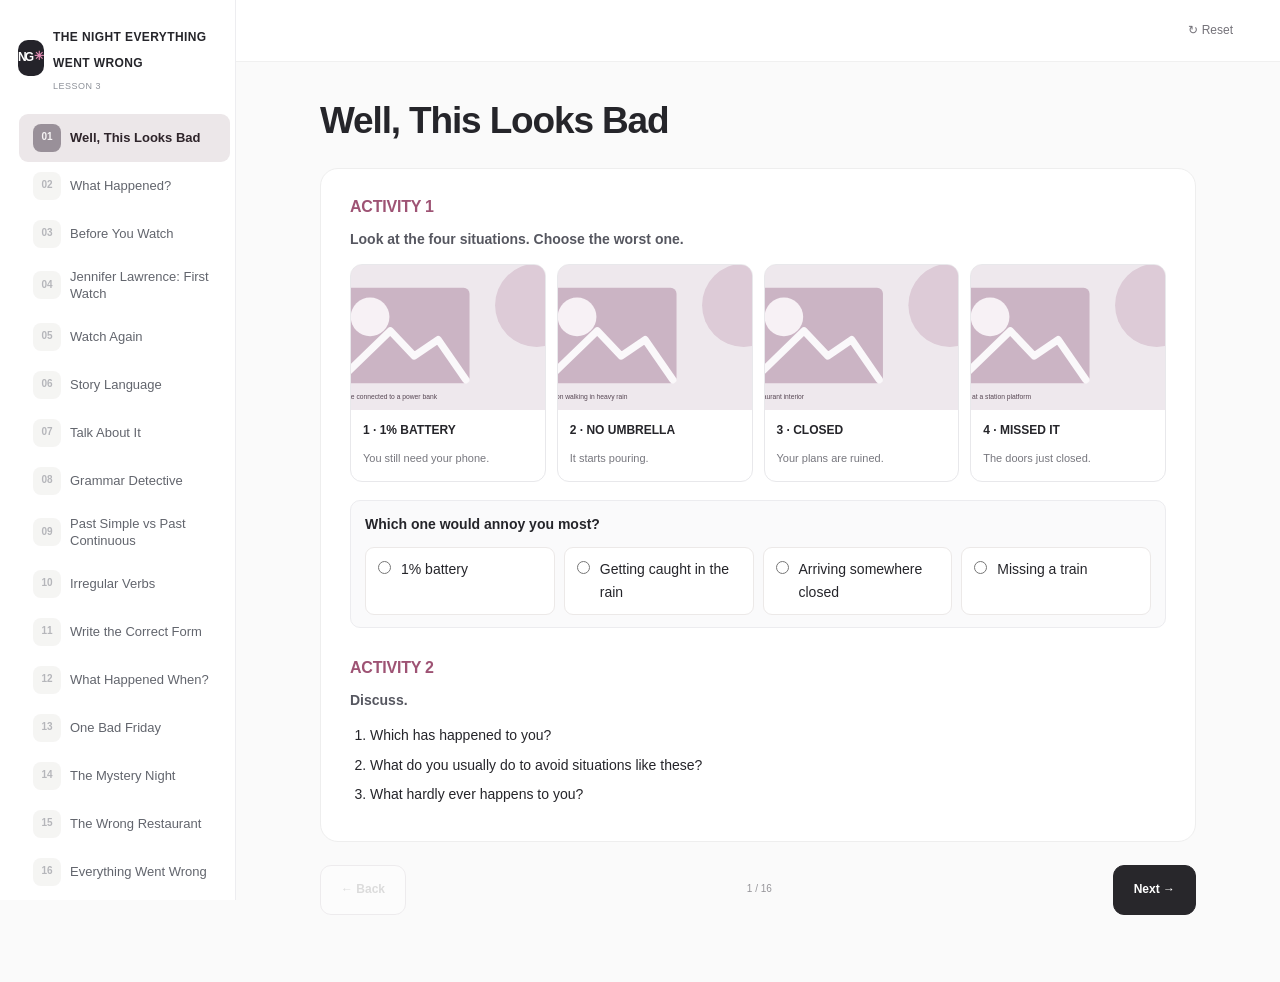
<file: lesson3/index.html>
<!DOCTYPE html><html lang="en"><head><meta charset="UTF-8"><meta name="viewport" content="width=device-width,initial-scale=1"><meta name="theme-color" content="#fafafa"><title>Lesson 3 - The Night Everything Went Wrong</title><style>
:root{--bg:#f7f6f4;--surface:#fff;--ink:#20232a;--sub:#656b75;--muted:#8d9199;--line:#e8e7e5;--soft:#f4f3f2;--accent:#b43f75;--good:#2d745a;--bad:#b64b4b;--radius:16px}*{box-sizing:border-box}html,body{margin:0;min-height:100%;background:var(--bg);color:var(--ink)}body{font-family:'DM Sans',Arial,sans-serif;font-size:15px;line-height:1.6}button,input,textarea,select{font:inherit}button{cursor:pointer}button:disabled{opacity:.45;cursor:not-allowed}button:focus-visible,select:focus-visible,textarea:focus-visible,input:focus-visible{outline:3px solid #c487a6;outline-offset:2px}#app{display:flex;min-height:100vh}.rail{width:276px;flex:0 0 276px;border-right:1px solid var(--line);height:100vh;position:sticky;top:0;background:#faf9f8;display:flex;flex-direction:column;overflow:hidden}.brand{display:flex;align-items:center;gap:12px;margin:29px 25px 25px}.brand-mark{background:#24232a;color:#fff;border-radius:13px;width:45px;height:45px;display:flex;align-items:center;justify-content:center;font-family:Manrope;font-weight:800;letter-spacing:-2px}.brand-mark span{color:#e28db4;align-self:flex-start;font-size:12px;letter-spacing:0;margin:7px 0 0 2px}.brand strong{font:800 13px Manrope;letter-spacing:1px}.brand small{display:block;color:var(--muted);font-size:9px;letter-spacing:2px;margin-top:3px}.unit-label{margin:0 25px 15px;padding:14px 0;border-top:1px solid var(--line);font-size:10px;color:var(--accent);letter-spacing:1.4px;font-weight:800}.unit-label span{display:block;color:var(--sub);font-weight:500;font-size:10px;letter-spacing:.5px;margin-top:6px}#chapterList{overflow:auto;padding:0 12px 22px}.chapter{padding:12px;border-radius:10px;display:flex;gap:11px;text-align:left;width:100%;background:transparent;border:0;color:#62656d;line-height:1.28;margin-bottom:3px;align-items:center}.chapter:hover{background:#efedeb}.chapter.active{background:#ece7e9;color:#2e242a;font-weight:700}.chapter.done .no{background:#e6eee9;color:var(--good)}.chapter .no{font-size:10px;border-radius:8px;width:28px;height:28px;display:grid;place-items:center;flex:none;background:#efeeec;color:#81838a;font-weight:800}.chapter.active .no{background:var(--accent);color:white}.chapter-title{font-size:12px}.chapter small{display:block;font-size:9px;letter-spacing:.4px;color:var(--muted);margin-top:4px}.rail-foot{margin-top:auto;padding:14px 24px;display:flex;justify-content:space-between;color:var(--muted);font-size:9px;border-top:1px solid var(--line)}.main{min-width:0;flex:1}.topbar{height:76px;border-bottom:1px solid var(--line);background:#fdfcfb;display:flex;justify-content:space-between;align-items:center;padding:0 max(34px,calc((100vw - 1250px)/2));gap:12px}.top-left,.top-right{display:flex;align-items:center;gap:16px}.eyebrow{font-size:10px;font-weight:700;letter-spacing:1.9px;color:#777880}.head-status{padding:6px 10px;border:1px solid var(--line);border-radius:20px;font-size:10px;color:#6f7279}.saved{font-size:11px;color:var(--good);white-space:nowrap}.subtle-btn,.icon-btn{border:1px solid var(--line);background:#fff;padding:9px 13px;border-radius:10px;color:#5c5f65;font-size:11px}.reading{max-width:960px;padding:38px 42px 52px;margin:auto}.lesson-kicker{font-size:11px;font-weight:800;color:var(--accent);letter-spacing:2px;margin-bottom:11px}.page-heading{font:800 clamp(26px,3vw,39px)/1.19 Manrope,Arial,sans-serif;letter-spacing:-1.3px;margin:0 0 11px}.page-meta{display:flex;align-items:center;gap:10px;flex-wrap:wrap;color:var(--sub);font-size:12px;margin-bottom:24px}.pill{background:#f0e9ec;color:#8d4569;border-radius:100px;padding:5px 11px;font-size:10px;font-weight:700}.content-surface{background:#fff;border:1px solid var(--line);border-radius:18px;padding:32px;box-shadow:0 4px 20px #2c292508}.section{margin:0 0 29px}.section:last-child{margin-bottom:0}.section-title{font:800 11px Manrope,sans-serif;color:#9e5374;letter-spacing:1.1px;text-transform:uppercase;margin:0 0 12px}.section h3{font:800 19px Manrope;margin:0 0 12px}.section p{margin:8px 0 12px}.intro{font-size:15px;font-weight:600;color:#34363b;margin:0 0 13px}.muted{color:var(--sub)}.small{font-size:12px}.quiet{font-size:11px;color:var(--muted)}.grid2{display:grid;grid-template-columns:repeat(2,minmax(0,1fr));gap:14px}.grid3{display:grid;grid-template-columns:repeat(3,minmax(0,1fr));gap:12px}.frame,.post,.card,.dialog,.quiz-block,.scenario,.mini-card{border:1px solid var(--line);background:#fff;border-radius:13px;padding:16px}.post{padding:0;overflow:hidden}.post-body{padding:13px 15px}.post-head{display:flex;align-items:center;gap:9px;padding:12px 14px}.avatar{width:31px;height:31px;border-radius:50%;background:linear-gradient(130deg,#cbbbc4,#8d8b94);display:grid;place-items:center;color:white;font-size:13px;font-weight:800;flex:none}.handle{font-size:12px;font-weight:800}.dim{font-size:10px;color:var(--muted)}.photo{width:100%;height:135px;object-fit:cover;background:#dad4d5;display:block}.photo.tall{height:180px}.photo.short{height:104px}.post-icons{display:flex;gap:14px;color:#757782;font-size:17px;padding:8px 14px 14px}.card .photo{border-radius:9px;margin:0 0 12px}.card h3,.post h3{margin:0 0 6px;font-size:14px}.card p,.post p{margin:0;color:#484950;font-size:13px}.card-label{font-size:10px;color:#99627b;letter-spacing:.9px;font-weight:800;margin-bottom:8px}.callout{padding:17px 19px;border:1px solid #ebe5e7;border-radius:13px;background:#f8f5f6;margin:18px 0}.callout strong{font-size:11px;letter-spacing:.7px;text-transform:uppercase;display:block;margin-bottom:7px}.callout p{margin:4px 0;font-size:13px}.expr{font-weight:700;color:#844064}.separator{height:1px;background:var(--line);margin:20px 0}.sentence,.question{background:#faf9f8;border:1px solid var(--line);padding:12px 14px;border-radius:10px;margin:9px 0}.question-title{font-weight:600;margin:0 0 11px;font-size:13px}.opts{display:flex;gap:9px;flex-wrap:wrap}.opts.vertical{display:block}.option{display:flex;align-items:flex-start;gap:10px;padding:10px 12px;background:#fff;border:1px solid #ece9e8;border-radius:9px;cursor:pointer;font-size:13px;flex:1;min-width:100px}.opts.vertical .option{margin:6px 0}.option:has(input:checked){background:#f7eef2;border-color:#cfaab9}.option input{accent-color:#a54d72;margin:3px 0 0;flex:none}.option.correct{border-color:#6baa93;background:#ecf7f0}.option.incorrect{border-color:#d19393;background:#fff1f1}.inline-input,.text-input,.answer-input,.choice-select{width:100%;padding:11px 12px;border:1px solid #dcd9d7;background:white;border-radius:9px;color:var(--ink);font-size:13px}.text-input{min-height:68px;resize:vertical}.input-row{margin:10px 0 15px}.input-label{font-size:13px;display:block;margin-bottom:8px}.answer-input.correct,.choice-select.correct{border-color:#5caa83;background:#f1faf4}.answer-input.incorrect,.choice-select.incorrect{border-color:#c36c6c;background:#fff4f4}.correction{font-size:11px;color:var(--good);margin-top:6px;display:none}.show-answers .correction{display:block}.match-grid{display:grid;grid-template-columns:1fr 1fr;gap:14px}.match-entry{background:#faf9f8;padding:11px;border-radius:9px;font-size:12px;margin-bottom:6px;display:flex;gap:7px}.match-entry strong{color:var(--accent)}.choice-select{max-width:210px;margin:5px 0}.match-row{display:flex;align-items:center;justify-content:space-between;gap:15px;border-bottom:1px solid #ecebea;padding:10px 0;font-size:13px}.match-row:last-child{border:0}.sort-chip{border:1px solid #ddd5d7;background:#fdfbfc;border-radius:8px;padding:8px 11px;cursor:grab;text-align:center;font-size:12px;font-weight:600;user-select:none}.sort-chip.chosen{border-color:var(--accent);background:#f9eaf0}.sort-pool{display:flex;gap:9px;flex-wrap:wrap;padding:12px;background:#f7f5f4;border-radius:10px;margin-bottom:13px;min-height:52px}.sort-zone{min-height:120px;border:1px dashed #c7bbc1;border-radius:12px;padding:12px;background:#fdfbfc}.sort-zone.over{background:#f7e9ef;border-color:#a55378}.sort-zone h4{margin:0;font:800 12px Manrope}.sort-zone p{margin:5px 0 11px;color:var(--sub);font-size:11px}.zone-chips{display:flex;flex-wrap:wrap;gap:6px}.zone-chips .sort-chip{cursor:pointer}.sort-note{color:var(--sub);font-size:11px;margin:10px 0}.slider-wrap{padding:14px;background:#faf9f8;border-radius:10px;margin-bottom:9px}.slider-wrap input{width:100%;accent-color:#aa5479}.slider-mark{font-size:11px;color:var(--sub);display:flex;justify-content:space-between}.metric{font-weight:700;color:#9f4a71}.chip-options{display:flex;gap:7px;flex-wrap:wrap}.small-choice{border:1px solid #ded7db;border-radius:9px;background:#fff;padding:8px 9px;font-size:11px;font-weight:700}.small-choice.selected{border-color:#b35a83;background:#faecf2}.small-choice.correct{border-color:var(--good);background:#e9f6ef}.small-choice.incorrect{border-color:var(--bad);background:#fff0ef}.mini-table{width:100%;border-collapse:collapse;font-size:12px;margin:14px 0}.mini-table th,.mini-table td{border-bottom:1px solid #eae8e7;padding:11px 9px;text-align:left;vertical-align:top}.mini-table th{font-size:10px;color:#7e7f84;background:#f7f6f5;letter-spacing:.6px}.speech-bubble{background:#f6f3f4;border-radius:13px;padding:15px;margin:9px 0;font-size:13px}.bubble-speaker{font-size:10px;color:#895771;font-weight:800;letter-spacing:.6px;margin-bottom:5px}.word-bank{display:flex;flex-wrap:wrap;gap:7px;margin:12px 0}.word-chip{border-radius:8px;background:#f2eff0;padding:7px 10px;font-size:12px;font-weight:700}.timer-label{font-weight:800;color:#9f5276;font-size:11px;letter-spacing:1px}.hint{font-size:11px;color:var(--sub);margin-top:5px}.task-result{margin-top:8px;font-size:11px;font-weight:700}.task-result.good{color:var(--good)}.task-result.bad{color:var(--bad)}.youtube{width:100%;aspect-ratio:16/9;background:#141414;border-radius:13px;overflow:hidden}.youtube iframe{border:0;width:100%;height:100%}.link-btn{display:inline-block;padding:10px 13px;border:1px solid var(--line);border-radius:9px;color:var(--accent);text-decoration:none;font-size:12px;margin-top:9px;font-weight:700}.tool-btn{background:#fff;border:1px solid #dcd2d7;color:#713b56;padding:9px 12px;border-radius:9px;font-size:12px;font-weight:700}.tool-btn:hover{background:#fbf0f5}.speakline{display:flex;align-items:center;justify-content:space-between;gap:10px;padding:10px 0;border-bottom:1px solid var(--line)}.speakline:last-child{border:0}.activity-tag{font-size:10px;font-weight:700;color:#98617b;text-transform:uppercase;letter-spacing:1px}.actionbar{margin:15px 0 0;display:flex;align-items:center;justify-content:space-between;gap:12px;flex-wrap:wrap}.feedback{font-size:12px;color:var(--sub);min-height:20px}.feedback.good{color:var(--good)}.actions{display:flex;gap:8px}.outline-btn{background:#fff;border:1px solid #d9d2d3;border-radius:10px;padding:11px 15px;color:#36343a;font-size:12px;font-weight:700}.outline-btn:hover{border-color:#a96583}.footer-nav{display:flex;align-items:center;justify-content:space-between;gap:8px;margin:32px 0 15px}.nav-button{border-radius:11px;border:1px solid #dedade;padding:14px 20px;font-weight:800;font-size:12px}.nav-button.primary{background:#2b252c;color:#fff;border-color:#2b252c}.nav-button.secondary{background:#fff}.dots{font-size:11px;color:var(--muted)}.modal-backdrop{position:fixed;inset:0;background:#17151b9a;z-index:100;display:grid;place-items:center;padding:20px}.hidden{display:none!important}.modal{max-width:390px;background:white;border-radius:17px;padding:27px;box-shadow:0 15px 55px #0002}.modal h3{margin:0 0 10px}.modal p{color:var(--sub);font-size:13px}.modal-actions{display:flex;justify-content:flex-end;gap:9px;margin-top:20px}.danger-btn{background:#ad4059;border:0;color:#fff;border-radius:10px;padding:10px 13px;font-size:12px;font-weight:800}.mobile-only{display:none}.progress-bar{height:4px;background:#e8e4e5;border-radius:5px;overflow:hidden;margin-bottom:24px}.progress-bar .fill{height:100%;background:#b65984;transition:width .2s}.feed-wall{display:grid;grid-template-columns:repeat(3,1fr);gap:12px}.footer-note{margin:28px 0 0;font-size:10px;color:#a0a0a4}.card img{width:100%}.file-panel{background:#faf8f9;border:1px solid #ece5e7;padding:17px;border-radius:13px;margin-bottom:11px}.file-panel h4{margin:0 0 7px;font:800 13px Manrope}.file-panel p{font-size:12px;color:#666;margin:5px 0}.checklist label{display:block;padding:7px 0;font-size:13px}.checklist input{accent-color:var(--accent);margin-right:8px} .grammar-pair{background:#f9f7f7;padding:15px;border:1px solid #eee8ea;border-radius:10px}.grammar-pair h4{margin:0 0 10px;font-size:12px}.grammar-pair p{font-size:13px;margin:8px 0}.photo-caption{display:block;color:var(--muted);font-size:10px;margin-top:5px}.story-text{font-size:14px;line-height:1.9}.story-text p{margin:0 0 15px}.letter-head{display:flex;gap:11px;align-items:center;padding:15px;border-bottom:1px solid #eee}.letter-body{padding:18px}.image-fallback{background:#ddd;color:#333}.bookmark-btn{background:transparent;border:0;font-size:18px}.web-alert{font-size:11px;color:#767178;margin-top:8px}
@media(max-width:1050px){.rail{width:228px;flex-basis:228px}.reading{padding:28px 26px 36px}.topbar{padding:0 26px}.content-surface{padding:25px}}@media(max-width:750px){.rail{position:fixed;z-index:60;transform:translateX(-105%);transition:transform .24s ease;box-shadow:15px 0 40px #0001}.rail.open{transform:translateX(0)}.mobile-only{display:inline-flex}.topbar{height:65px;padding:0 14px}.eyebrow{font-size:9px;letter-spacing:.7px}.saved{display:none}.top-left,.top-right{gap:7px}.reading{padding:22px 14px 42px}.content-surface{padding:18px 14px}.page-heading{font-size:27px;letter-spacing:-.8px}.grid3{grid-template-columns:1fr 1fr}.grid2{grid-template-columns:1fr}.feed-wall{grid-template-columns:repeat(2,1fr)}.match-grid{grid-template-columns:1fr}.footer-nav{gap:6px}.nav-button{padding:12px 10px;font-size:11px}.actionbar{align-items:stretch;flex-direction:column}.actions{justify-content:stretch}.actions button{flex:1}.mini-table{font-size:11px}.mini-table td,.mini-table th{padding:8px 5px}}@media(max-width:430px){.feed-wall,.grid3{grid-template-columns:1fr}.grid2{grid-template-columns:1fr}.photo{height:180px}.opts{flex-direction:column}.opts .option{width:100%}.actionbar .actions{flex-direction:column}.match-row{align-items:stretch;flex-direction:column}.choice-select{max-width:none}.topbar .subtle-btn{font-size:10px;padding:8px}}

/* October 2026: quiet, student-first interface */
:root {--bg:#fafafa;--surface:#fff;--ink:#25252a;--line:#ececee;--soft:#f7f7f8;--accent:#5f5360;--good:#247d56;--bad:#c3484e}
.rail {background:#fff;border-right:1px solid #ededf0;width:236px;flex-basis:236px}
.brand {margin:23px 18px 20px;gap:9px}.brand-mark {width:36px;height:36px;border-radius:10px;font-size:12px}.brand strong {font-size:12px;letter-spacing:.4px}.brand small {font-size:9px;letter-spacing:.5px}
.rail .unit-label,.rail .rail-foot,.rail .chapter small {display:none!important}
.chapter {padding:10px 14px!important;gap:9px!important;margin:0 7px!important;border-radius:9px!important}
.chapter .no {font-size:10px;opacity:.58}
.chapter-title {font-size:12px!important;line-height:1.35!important}
.topbar {height:62px!important;background:#fff!important;border-bottom:1px solid #f0f0f0!important}
.top-brand {color:#929197;font-size:10px;letter-spacing:.4px;font-weight:600}
.topbar .subtle-btn {border:0!important;background:transparent!important;color:#747279!important;font-size:12px!important}
.reading {padding-top:38px}.page-heading {font-size:clamp(25px,3vw,35px);font-weight:800;line-height:1.13;letter-spacing:-1.15px;margin:0 0 26px!important}
.content-surface {border:1px solid #eee!important;box-shadow:none!important;padding:29px!important}
.section {margin-bottom:31px}.section-title {font-size:15px!important;letter-spacing:-.22px}.intro {color:#565760!important}
.callout {background:#f8f8f9;border-color:#eeeeef;padding:13px 16px;border-radius:11px}
.callout strong {letter-spacing:.22px;font-size:10px}.callout p {font-size:13px}
.frame,.mini-card,.card,.question,.speech-bubble,.post {border-color:#ececef!important;box-shadow:none!important}
.question,.sentence {background:#fafafb}
.option:has(input:checked) {background:#f3f2f5;border-color:#bcb5c4}
.option.correct,.option:has(input:checked).correct {border-color:#4ea478!important;background:#e9f7ef!important;color:#1a6443}
.option.incorrect,.option:has(input:checked).incorrect {border-color:#df8b8b!important;background:#fff0f0!important;color:#9e3439}
.choice-select.correct,.answer-input.correct,.connect-card.matched-right {border-color:var(--good)!important;background:#eaf7ee!important;color:#185b3e}
.choice-select.incorrect,.answer-input.incorrect,.connect-card.matched-wrong {border-color:var(--bad)!important;background:#fff0f0!important;color:#a03439}
.correction {font-size:11px;display:none;margin:4px 0 0;font-weight:600}.correction.right {color:var(--good)}.correction.wrong {color:var(--bad)}
.answered-right .chip-options .selected {background:#eaf7ee;border-color:var(--good)}
.answered-wrong .chip-options .selected {background:#fff0f0;border-color:var(--bad)}
button:disabled.connect-card,button:disabled.small-choice {opacity:1;cursor:default}
.inline-sentence {line-height:2.5;font-size:13px;padding:12px 13px;margin-bottom:7px;background:#fafafb;border:1px solid #ededee;border-radius:10px}
.inline-answer {display:inline-block;vertical-align:middle;width:clamp(115px,24vw,245px);height:38px;padding:7px 10px;margin:0 4px}
.inline-sentence .correction {line-height:1.4}
.connect-widget {margin:12px 0 20px}.connect-help {font-size:12px;color:#8b8b90;margin:4px 0 12px}
.connect-board {display:grid;grid-template-columns:minmax(0,1fr) minmax(0,1fr);gap:18%;position:relative;align-items:start}
.connect-lines {position:absolute;inset:0;width:100%;height:100%;overflow:visible;pointer-events:none;z-index:1}
.connect-col {display:flex;flex-direction:column;gap:9px;min-width:0;position:relative;z-index:2}
.connect-row {display:flex;flex-direction:column;gap:1px;min-width:0}
.connect-card {display:flex;align-items:center;gap:10px;min-height:54px;width:100%;text-align:left;border:1px solid #e5e5e8;border-radius:10px;padding:11px 12px;background:#fff;color:#3d3e44;font-size:12px;line-height:1.45;transition:border-color .12s,background .12s;}
.connect-letter {display:inline-grid;place-items:center;min-width:22px;height:22px;border-radius:6px;background:#f1f1f3;color:#888;font-size:10px;font-weight:800;flex:none}
.connect-card.pair-selected,.connect-card.pair-selected:hover {border-color:#796174;background:#f2edf2;box-shadow:0 0 0 2px #dfd2dd}
.connect-card:not(:disabled):hover {border-color:#a9a0a9}
.connect-row .correction {padding-left:5px;font-size:10px}
.sort-chip {touch-action:none;user-select:none;-webkit-user-select:none;cursor:grab;border:1px solid #d9d9df;background:#fff;border-radius:9px;padding:10px 12px}
.sort-chip.chosen {border-color:#726071!important;background:#eee9ee!important}
.sort-zone {background:#fff;border:1px dashed #d6d4d7;min-height:164px;cursor:pointer;transition:background .16s,border .16s}
.sort-zone.ready,.sort-zone.over {background:#f6f0f4;border-color:#93828e}
.sort-pool {background:#f8f8f8;padding:15px;min-height:76px}
.sort-note {font-size:11px;color:#87858a}
.drag-ghost {position:fixed;z-index:10000;background:#f9f1f5;border:1px solid #92838f;border-radius:10px;padding:10px 12px;font-size:12px;pointer-events:none;box-shadow:0 6px 23px #0002}
.nav-button.primary {background:#28272b!important;border-color:#28272b!important}
.footer-nav {margin:23px 0 15px}.dots {font-size:10px;color:#96959a}
.post-body {background:white}
@media(max-width:1050px){.rail{width:210px;flex-basis:210px}}
@media(max-width:750px){.topbar{height:58px!important}.reading{padding-top:25px}.page-heading{font-size:26px}.content-surface{padding:17px!important}.connect-board{gap:10%}}
@media(max-width:430px){.connect-board{grid-template-columns:minmax(0,1fr) minmax(0,1fr);gap:8%}.connect-card{font-size:11px;padding:8px;gap:6px;min-height:64px}.connect-letter{min-width:17px;height:18px;font-size:9px}.inline-answer{width:48%;max-width:180px}}

body{font-family:Inter,-apple-system,BlinkMacSystemFont,"Segoe UI",Arial,sans-serif}.brand strong,.section-title,.sort-zone h4,.brand-mark,.file-panel h4{font-family:Inter,-apple-system,BlinkMacSystemFont,"Segoe UI",Arial,sans-serif}

/* Lesson 1 — interactive polish */
.inline-question{padding:13px 15px;border:1px solid #ececef;border-radius:11px;background:#fafafb;margin:9px 0;font-size:13.5px;line-height:2.25}
.inline-question-body{display:block;white-space:normal;overflow-wrap:break-word}
.inline-select.choice-select{display:inline-block;vertical-align:baseline;max-width:none;min-width:96px;width:auto;margin:0 5px;padding:6px 28px 6px 9px;line-height:1.5;height:36px;border-radius:8px;white-space:nowrap;font-size:13px}
.inline-question .correction{line-height:1.35}
.group-chat{border:1px solid var(--line);border-radius:15px;background:#faf9fb;padding:18px;overflow:hidden}
.group-chat .speech-bubble{background:#fff;border:1px solid #eee9ef;margin:14px 0;font-size:13px;line-height:2}
.group-chat .inline-question{background:transparent;border:0;padding:0;margin:0 2px;display:inline;line-height:2.7}
.group-chat .inline-question-body{display:inline}
.group-chat .correction{font-size:11px;line-height:1.3}
.word-bank.drag-bank{padding:11px;border:1px solid #eae7eb;background:#f8f7f8;border-radius:11px;align-items:center;margin:14px 0}
.bank-instruction{font-size:9px;letter-spacing:.8px;font-weight:800;color:#8d8490;margin:0 6px 0 0}
.draggable-word{cursor:grab;touch-action:none;border:1px solid #ddd8dd;transition:background .15s,transform .15s;background:#fff}
.draggable-word:hover,.draggable-word.chosen{background:#f2e9f0;border-color:#a894a5;transform:translateY(-1px)}
.bank-sentence{padding:12px 14px;margin:9px 0;border:1px solid #e9e8eb;border-radius:10px;background:#fafafb;line-height:2.3;overflow-wrap:break-word;font-size:13px}
.bank-input{display:inline-block;vertical-align:middle;width:clamp(132px,35%,260px);height:36px;margin:0 4px;padding:5px 9px}
.bank-sentence .correction{line-height:1.35}
.matches-done{margin:16px 0 5px;border-top:1px solid #edeaee;padding-top:12px;min-height:43px}
.matches-done.empty{display:none}
.matches-done-title{font-size:10px;color:#6e7b71;font-weight:800;letter-spacing:.7px;margin-bottom:10px}
.matched-pairs{display:grid;gap:9px}
.match-complete-row{display:grid;grid-template-columns:minmax(0,1fr) minmax(0,1fr) auto;align-items:center;gap:11px;padding:9px;border:1px solid #d5e9dd;background:#f1f9f4;border-radius:11px;min-width:0;animation:pair-arrival .35s ease-out}
.match-complete-row .connect-card{border-color:#a4d1b4;background:#f7fcf8;color:#295d40;min-height:48px;cursor:default}
.match-complete-row .pair-status{font-size:10px;color:#247d56;white-space:nowrap;font-weight:800}
@keyframes pair-arrival{from{opacity:.5;transform:translateY(-12px)}to{opacity:1;transform:translateY(0)}}
.connect-row{transition:opacity .3s,transform .3s}
.reorder-question{padding:15px;margin:12px 0;border:1px solid #e8e8eb;border-radius:13px;background:#fafafb}
.reorder-title{font-weight:800;font-size:12px;margin-bottom:10px}
.reorder-tray,.reorder-target{display:flex;align-items:center;flex-wrap:wrap;gap:8px;min-height:55px;padding:10px;border:1px dashed #d7d0d8;border-radius:10px;background:#fff}
.reorder-tray{margin-bottom:10px}
.reorder-target{background:#f6f1f5;border-color:#bfb0bd;color:#8e8190;font-size:12px}
.reorder-tile{border:1px solid #d7cbd4;border-radius:8px;padding:7px 10px;background:#fff;cursor:grab;color:#3f3641;font-size:12px;font-weight:700;touch-action:none}
.reorder-tile.in-answer{background:#efe5ed;border-color:#b3a1b2}
.reorder-tray .reorder-tile.in-answer{opacity:.3;pointer-events:none}
.reorder-actions{display:flex;gap:9px;justify-content:flex-end;margin-top:10px}
.reorder-actions button{padding:9px 14px}
.reorder-question.answered-right .reorder-target{background:#eaf7ee;border-color:#61ac83}
.reorder-question.answered-wrong .reorder-target{background:#fff3f3;border-color:#c77777}
.magazine-reading{border:1px solid #e6e2e4;border-radius:14px;overflow:hidden;background:#fff;margin:18px 0}
.magazine-reading>.photo{height:190px}
.magazine-tag{font-size:10px;padding:14px 18px;font-weight:800;letter-spacing:1.1px;color:#8c6e82}
.magazine-copy{padding:18px 22px 24px}.magazine-copy h3{font-size:clamp(20px,2.7vw,28px);line-height:1.23;font-family:Georgia,serif;font-weight:700}
.article-byline{font-size:11px!important;color:#747078!important;margin-bottom:18px!important}
.magazine-copy .story-text{line-height:1.85}
@media(max-width:650px){.match-complete-row{grid-template-columns:minmax(0,1fr) minmax(0,1fr);gap:7px}.match-complete-row .pair-status{grid-column:1/-1}.group-chat{padding:10px}.bank-input{max-width:200px}.magazine-copy{padding:15px}}


/* Lesson 2 additions */
.lesson-audio{display:flex;align-items:center;gap:10px;padding:14px 15px;border:1px solid #e8e8eb;border-radius:12px;background:#fafafb;margin:12px 0 18px}.audio-icon{width:38px;height:38px;border-radius:50%;display:grid;place-items:center;background:#2b2a2e;color:#fff;font-size:11px;flex:none}.audio-main{display:flex;flex-direction:column;min-width:0;margin-right:auto}.audio-main strong{font-size:11px;letter-spacing:.7px}.audio-main span{font-size:11px;color:#8b8b91;margin-top:2px}.inventory-grid{display:grid;grid-template-columns:repeat(3,minmax(0,1fr));gap:10px;margin:13px 0 17px}.inventory-card{min-height:98px;border:1px solid #e9e9ec;border-radius:12px;background:#fafafb;display:flex;flex-direction:column;align-items:center;justify-content:center;text-align:center;padding:12px;gap:4px}.inventory-card span{font-size:27px}.inventory-card b{font-size:12px}.magazine-copy{padding:22px}.magazine-copy h3{font-size:23px!important;margin-bottom:16px!important}.group-chat .inline-question{display:inline-block!important;vertical-align:middle}.group-chat .inline-question-body{display:inline-flex!important;align-items:center}.group-chat .inline-select{margin:0 4px!important}.file-panel{background:#fafafb!important}.grid3 .card .photo{height:145px}.checklist{display:grid;gap:2px}@media(max-width:750px){.lesson-audio{flex-wrap:wrap}.audio-main{width:calc(100% - 52px)}.inventory-grid{grid-template-columns:repeat(2,minmax(0,1fr))}}@media(max-width:430px){.inventory-grid{grid-template-columns:1fr 1fr}.lesson-audio .tool-btn{flex:1}}

/* Lesson 3 additions */
.visual-grid{display:grid;grid-template-columns:repeat(4,minmax(0,1fr));gap:11px;margin:13px 0 18px}.visual-card{border:1px solid #e8e8eb;border-radius:12px;background:#fff;overflow:hidden}.visual-card .photo{height:145px}.visual-card-copy{padding:11px 12px}.visual-card-copy b{display:block;font-size:12px;margin-bottom:3px}.visual-card-copy span{font-size:11px;color:#77777e}.story-lines{display:grid;gap:8px;margin:12px 0}.story-line{padding:13px 15px;border:1px solid #e9e9ec;border-radius:10px;background:#fafafb;font-size:13px;line-height:1.65}.story-line b{color:#644f61}.video-thumb{display:block;width:100%;max-height:410px;object-fit:cover;border-radius:13px;border:1px solid #e8e8eb;margin:10px 0 16px}.prompt-grid{display:grid;grid-template-columns:repeat(3,minmax(0,1fr));gap:10px;margin:12px 0}.prompt-card{border:1px solid #e7e7ea;border-radius:11px;padding:13px;background:#fafafb;min-height:88px}.prompt-card strong{font-size:12px}.prompt-card p{font-size:11px;color:#777;margin:5px 0 0}.micro-label{font-size:9px;letter-spacing:.9px;font-weight:800;color:#8b7a88;text-transform:uppercase}.compact-list{margin:8px 0 0;padding-left:20px}.compact-list li{margin:6px 0}.youtube{margin-top:10px}
.rule-grid{display:grid;grid-template-columns:repeat(2,minmax(0,1fr));gap:12px}.rule-card{border:1px solid #e8e8eb;border-radius:12px;padding:15px;background:#fafafb}.rule-card h3{font-size:13px;margin:0 0 9px}.rule-card p{font-size:12px;margin:6px 0}.rule-form{font-size:11px;color:#6f6f76;border-top:1px solid #e7e7ea;margin-top:10px;padding-top:9px}.story-cloze{border:1px solid #e7e7ea;border-radius:13px;background:#fff;padding:20px;font-size:14px;line-height:2.35}.story-cloze p{margin:0 0 14px}.story-cloze p:last-child{margin-bottom:0}.story-choice-wrap{display:inline-block;vertical-align:middle;margin:0 2px;line-height:1.3}.story-select{display:inline-block!important;width:auto!important;max-width:230px!important;min-width:118px!important;margin:0 2px!important;padding:6px 27px 6px 9px!important;height:36px!important}.story-choice-wrap .correction{max-width:240px;line-height:1.3}.picture-focus{border:1px solid #e8e8eb;border-radius:13px;overflow:hidden;background:#fff;margin:12px 0 16px}.picture-focus .photo{height:330px}.picture-prompts{display:grid;grid-template-columns:repeat(2,minmax(0,1fr));gap:8px;margin:12px 0}.picture-prompt{padding:11px 12px;border:1px solid #e9e9ec;border-radius:10px;background:#fafafb;font-size:12px}.recycle-tags{display:flex;flex-wrap:wrap;gap:6px;margin:10px 0}.recycle-tags span{font-size:10px;padding:5px 8px;border-radius:999px;background:#f1f1f3;color:#66646a;font-weight:700}
@media(max-width:750px){.visual-grid{grid-template-columns:repeat(2,minmax(0,1fr))}.prompt-grid{grid-template-columns:repeat(2,minmax(0,1fr))}}
@media(max-width:430px){.visual-grid,.prompt-grid,.rule-grid,.picture-prompts{grid-template-columns:1fr}.visual-card .photo{height:190px}.picture-focus .photo{height:230px}.story-cloze{padding:14px;font-size:13px}.story-select{max-width:190px!important}}


/* Lesson 3 typography update */
body{font-size:16px!important;line-height:1.65!important}
.chapter-title{font-size:13px!important}.page-heading{font-size:clamp(27px,3vw,37px)!important}
.section-title{font-size:16px!important}.intro{font-size:16px!important}.section p,.card p,.post p{font-size:14px!important}
.question-title,.option,.inline-question,.bank-sentence,.match-row,.story-line{font-size:14px!important}
.text-input,.answer-input,.choice-select{font-size:14px!important}.small,.muted.small{font-size:13px!important}
.callout p,.speech-bubble{font-size:14px!important}.compact-list li{font-size:14px}
.rule-card h3{font-size:14px!important}.rule-card p{font-size:13.5px!important}.rule-form{font-size:12.5px!important}
.picture-prompt{font-size:13px!important}.prompt-card strong{font-size:13px!important}.prompt-card p{font-size:12px!important}
.story-cloze{font-size:15px!important;line-height:2.45!important}.story-select{font-size:14px!important;height:38px!important}
.irregular-table{width:100%;border-collapse:collapse;margin:12px 0 4px;font-size:14px}.irregular-table th,.irregular-table td{padding:11px 10px;border-bottom:1px solid #ececee;text-align:left;vertical-align:middle}.irregular-table th{font-size:11px;letter-spacing:.6px;color:#74747a;background:#fafafb}.irregular-table .story-select{min-width:130px!important;max-width:210px!important}
.quick-rule{display:grid;grid-template-columns:repeat(2,minmax(0,1fr));gap:9px;margin:12px 0}.quick-rule>div{padding:12px 13px;border:1px solid #e9e9ec;border-radius:10px;background:#fafafb;font-size:13px}.quick-rule b{display:block;margin-bottom:4px}
@media(max-width:650px){.quick-rule{grid-template-columns:1fr}.irregular-table{font-size:13px}.irregular-table th,.irregular-table td{padding:9px 6px}}

</style></head><body><div id="app"><aside class="rail" id="rail"><div class="brand"><div class="brand-mark">NG<span>✳</span></div><div><strong>THE NIGHT EVERYTHING WENT WRONG</strong><small>LESSON 3</small></div></div><nav id="chapterList" aria-label="Lesson pages"></nav></aside><main class="main"><header class="topbar"><div class="top-left"><button id="mobileMenu" class="icon-btn mobile-only" aria-label="Toggle menu">☰</button></div><div class="top-right"><button id="reset" class="subtle-btn" title="Reset progress">↻ Reset</button></div></header><div class="reading"><div id="intro"></div><article id="content" aria-live="polite"></article><footer class="footer-nav"><button id="prev" class="nav-button secondary">← Back</button><div class="dots" id="progressNum"></div><button id="next" class="nav-button primary">Next page →</button></footer></div></main></div><div id="confirmModal" class="modal-backdrop hidden" role="dialog" aria-modal="true"><div class="modal"><h3>Reset lesson progress?</h3><p>This will clear all your answers, choices and notes across all lesson pages.</p><div class="modal-actions"><button id="cancelReset" class="outline-btn">Cancel</button><button id="confirmReset" class="danger-btn">Reset everything</button></div></div></div><script>'use strict';
const STORAGE='lesson-3-night-went-wrong-v3';
let state={values:{},visited:{},attempts:{},solved:{},lastTried:{}};try{state={...state,...JSON.parse(localStorage.getItem(STORAGE)||'{}')}}catch(e){}
const save=()=>{try{localStorage.setItem(STORAGE,JSON.stringify(state))}catch(e){}};
const vals=state.values;const key=(s)=>String(s).replace(/[^a-z0-9_-]/ig,'_');
const esc=s=>String(s??'').replace(/[&<>"']/g,c=>({'&':'&amp;','<':'&lt;','>':'&gt;','"':'&quot;',"'":'&#39;'}[c]));
const norm=s=>String(s??'').toLowerCase().replace(/[“”‘’]/g,"'").replace(/[^a-z0-9' ]+/g,' ').replace(/\s+/g,' ').trim();
const ANSWERS={};
const OPTION_ORDERS={};
const bind=(id,ans,type='one')=>{ANSWERS[id]={ans,type};return id};
// Stable per-question shuffling means answers never jump around between visits.
const stableShuffle=(id,source)=>{
  const arr=source.map((value,original)=>({value,original}));
  let seed=2166136261;
  for(const c of id)seed=Math.imul(seed^c.charCodeAt(0),16777619)>>>0;
  for(let i=arr.length-1;i>0;i--){seed=(Math.imul(seed,1664525)+1013904223)>>>0;const j=seed%(i+1);[arr[i],arr[j]]=[arr[j],arr[i]];}
  // Prevent the original unshuffled question from occasionally appearing unchanged.
  if(arr.length>2&&arr.every((x,i)=>x.original===i))arr.push(arr.shift());
  // Deliberately non-sequential warm-up keys: C, A, B.
  const warmup={p1d1:[1,2,0],p1d2:[1,2,0],p1d3:[0,2,1]};
  if(warmup[id]&&arr.length===3)return warmup[id].map(i=>({value:source[i],original:i}));
  return arr;
};
const choicesFor=(id,opts,correct)=>{
  if(correct===null||correct===undefined)return {opts,correct};
  const order=stableShuffle(id,opts);
  OPTION_ORDERS[id]=order.map(x=>x.original);
  return {opts:order.map(x=>x.value),correct:Array.isArray(correct)?correct.map(i=>order.findIndex(x=>x.original===i)):order.findIndex(x=>x.original===correct)};
};
const S=(h,body)=>`<section class="section"><h2 class="section-title">${h}</h2>${body}</section>`;
const intro=(p)=>`<p class="intro">${p}</p>`;
const box=(c,cls='frame')=>`<div class="${cls}">${c}</div>`;
const tip=(title,arr)=>`<div class="callout"><strong>${esc(title)}</strong>${arr.map(x=>`<p>${x}</p>`).join('')}</div>`;
const divider=()=>'<div class="separator"></div>';
const note=(x)=>`<p class="muted small">${x}</p>`;
const input=(id,label='',placeholder='Your answer',answers=null,lines=1)=>{if(answers!==null)bind(id,answers,'text');let v=esc(vals[id]||'');return `<div class="input-row">${label?`<label class="input-label" for="${key(id)}">${label}</label>`:''}${lines>1?`<textarea class="text-input" id="${key(id)}" data-k="${id}" rows="${lines}" placeholder="${esc(placeholder)}">${v}</textarea>`:`<input class="answer-input" id="${key(id)}" data-k="${id}" value="${v}" placeholder="${esc(placeholder)}">`}<div class="correction" data-correction="${id}"></div></div>`};
const mc=(id,q,opts,correct=null,vertical=true)=>{({opts,correct}=choicesFor(id,opts,correct));if(correct!==null)bind(id,correct,'one');return `<div class="question" data-block="${id}"><div class="question-title">${q}</div><div class="opts ${vertical?'vertical':''}">${opts.map((o,j)=>`<label class="option"><input type="radio" name="${id}" data-k="${id}" value="${j}" ${String(vals[id])===String(j)?'checked':''}><span>${o}</span></label>`).join('')}</div><div class="correction" data-correction="${id}"></div></div>`};
const checklist=(id,q,opts,correct=null)=>{({opts,correct}=choicesFor(id,opts,correct));if(correct!==null)bind(id,correct,'many');const chosen=Array.isArray(vals[id])?vals[id]:[];return `<div class="question" data-block="${id}"><div class="question-title">${q}</div><div class="opts vertical">${opts.map((o,j)=>`<label class="option"><input type="checkbox" data-k="${id}" value="${j}" ${chosen.includes(j)?'checked':''}><span>${o}</span></label>`).join('')}</div><div class="correction" data-correction="${id}"></div></div>`};
const dropdown=(id,label,opts,ans=null)=>{({opts,correct:ans}=choicesFor(id,opts,ans));if(ans!==null)bind(id,ans,'one');let v=vals[id]??'';return `<div class="match-row" data-block="${id}"><span>${label}</span><div><select data-k="${id}" class="choice-select"><option value="">Choose...</option>${opts.map((o,i)=>`<option value="${i}" ${String(v)===String(i)?'selected':''}>${esc(o)}</option>`).join('')}</select><div class="correction" data-correction="${id}"></div></div></div>`};
const matches=(prefix,terms,defs,keyArr)=>{
 const ordered=stableShuffle(prefix+'-definitions',defs),d=ordered.map(x=>x.value);
 const answers=keyArr.map(i=>ordered.findIndex(x=>x.original===i));
 return `<div class="connect-widget" data-match-prefix="${prefix}"><div class="connect-help">Select a word and then its meaning. Correct pairs drop to the completed area below.</div><div class="connect-board"><svg class="connect-lines" aria-hidden="true"></svg><div class="connect-col connect-words">${terms.map((word,i)=>{const id=prefix+i;bind(id,answers[i],'one');return `<div class="connect-row" data-match-row="${id}"><button type="button" class="connect-card" data-connect-prefix="${prefix}" data-connect-side="left" data-connect-index="${i}"><span class="connect-letter">${i+1}</span>${word}</button><div class="correction" data-correction="${id}"></div></div>`}).join('')}</div><div class="connect-col connect-defs">${d.map((def,i)=>`<button type="button" class="connect-card" data-connect-prefix="${prefix}" data-connect-side="right" data-connect-index="${i}"><span class="connect-letter">${String.fromCharCode(65+i)}</span>${def}</button>`).join('')}</div></div><div class="matches-done" aria-label="Completed matches"><div class="matches-done-title">MATCHED PAIRS</div><div class="matched-pairs"></div></div></div>`;
};
const inlineGapset=(prefix,rows,answers)=>{
 const words=stableShuffle(prefix+'-word-bank',answers.map(a=>Array.isArray(a)?a[0]:a)).map(x=>x.value);
 return `<div class="word-bank drag-bank" data-bank="${prefix}"><span class="bank-instruction">DRAG OR TAP A WORD</span>${words.map(word=>`<button type="button" draggable="true" class="word-chip draggable-word" data-bank-prefix="${prefix}" data-bank-word="${esc(word)}">${esc(word)}</button>`).join('')}</div>`+
 rows.map((r,i)=>{const id=prefix+i;bind(id,answers[i],'text');const [before,after]=r.split('______');return `<div class="inline-sentence" data-block="${id}"><span>${before}</span> <input aria-label="Missing word for sentence ${i+1}" class="answer-input inline-answer bank-input" data-bank-slot="${prefix}" data-k="${id}" value="${esc(vals[id]||'')}" placeholder="Drop or type" autocomplete="off"> <span>${after||''}</span><div class="correction" data-correction="${id}"></div></div>`}).join('');
};
const gapset=(prefix,rows,answers)=>rows.map((r,i)=>input(prefix+i,r, 'Write the missing word(s)',answers?answers[i]:null)).join('');
const chipQuiz=(id,q,labels,correct=null)=>{({opts:labels,correct}=choicesFor(id,labels,correct));if(correct!==null)bind(id,correct,'one');return `<div class="question" data-block="${id}"><div class="question-title">${q}</div><div class="chip-options">${labels.map((x,i)=>`<button class="small-choice ${String(vals[id])===String(i)?'selected':''}" data-chip="${id}" data-val="${i}" type="button">${esc(x)}</button>`).join('')}</div><div class="correction" data-correction="${id}"></div></div>`};
const photoSequence={};
// Direct public-photo-CDN URLs: Unsplash and Pexels. Nothing needs to exist in assets/gallery.
const PHOTO_URLS={
 fashion:[['https://images.unsplash.com/photo-1483985988355-763728e1935b?w=960&q=82','https://images.pexels.com/photos/1926769/pexels-photo-1926769.jpeg?auto=compress&cs=tinysrgb&w=960'],['https://images.pexels.com/photos/1926769/pexels-photo-1926769.jpeg?auto=compress&cs=tinysrgb&w=960','https://images.unsplash.com/photo-1515886657613-9f3515b0c78f?w=960&q=82'],['https://images.unsplash.com/photo-1515886657613-9f3515b0c78f?w=960&q=82','https://images.pexels.com/photos/1040945/pexels-photo-1040945.jpeg?auto=compress&cs=tinysrgb&w=960']],
 beauty:[['https://images.pexels.com/photos/3373736/pexels-photo-3373736.jpeg?auto=compress&cs=tinysrgb&w=960','https://images.unsplash.com/photo-1596462502278-27bfdc403348?w=960&q=82'],['https://images.unsplash.com/photo-1596462502278-27bfdc403348?w=960&q=82','https://images.pexels.com/photos/264794/pexels-photo-264794.jpeg?auto=compress&cs=tinysrgb&w=960']],
 cinema:[['https://images.unsplash.com/photo-1489599849927-2ee91cede3ba?w=960&q=82','https://images.pexels.com/photos/7991579/pexels-photo-7991579.jpeg?auto=compress&cs=tinysrgb&w=960'],['https://images.pexels.com/photos/7991579/pexels-photo-7991579.jpeg?auto=compress&cs=tinysrgb&w=960','https://images.unsplash.com/photo-1440404653325-ab127d49abc1?w=960&q=82'],['https://images.unsplash.com/photo-1440404653325-ab127d49abc1?w=960&q=82','https://images.pexels.com/photos/7991579/pexels-photo-7991579.jpeg?auto=compress&cs=tinysrgb&w=960']],
 cat:[['https://images.pexels.com/photos/45201/kitty-cat-kitten-pet-45201.jpeg?auto=compress&cs=tinysrgb&w=960','https://images.unsplash.com/photo-1573865526739-10659fec78a5?w=960&q=82']],
 camera:[['https://images.unsplash.com/photo-1452780212940-6f5c0d14d848?w=960&q=82','https://images.pexels.com/photos/1983037/pexels-photo-1983037.jpeg?auto=compress&cs=tinysrgb&w=960'],['https://images.pexels.com/photos/1983037/pexels-photo-1983037.jpeg?auto=compress&cs=tinysrgb&w=960','https://images.unsplash.com/photo-1516035069371-29a1b244cc32?w=960&q=82']],
 coffee:[['https://images.pexels.com/photos/302899/pexels-photo-302899.jpeg?auto=compress&cs=tinysrgb&w=960','https://images.unsplash.com/photo-1442512595331-e89e73853f31?w=960&q=82']],
 room:[['https://images.unsplash.com/photo-1616486338812-3dadae4b4ace?w=960&q=82','https://images.pexels.com/photos/1454806/pexels-photo-1454806.jpeg?auto=compress&cs=tinysrgb&w=960'],['https://images.pexels.com/photos/1454806/pexels-photo-1454806.jpeg?auto=compress&cs=tinysrgb&w=960','https://images.unsplash.com/photo-1616486338812-3dadae4b4ace?w=960&q=82']],
 style:[['https://images.pexels.com/photos/994517/pexels-photo-994517.jpeg?auto=compress&cs=tinysrgb&w=960','https://images.unsplash.com/photo-1529139574466-a303027c1d8b?w=960&q=82'],['https://images.unsplash.com/photo-1529139574466-a303027c1d8b?w=960&q=82','https://images.pexels.com/photos/994517/pexels-photo-994517.jpeg?auto=compress&cs=tinysrgb&w=960']],
 fun:[['https://images.unsplash.com/photo-1533929736458-ca588d08c8be?w=960&q=82','https://images.pexels.com/photos/7991579/pexels-photo-7991579.jpeg?auto=compress&cs=tinysrgb&w=960']],
 food:[['https://images.pexels.com/photos/1640777/pexels-photo-1640777.jpeg?auto=compress&cs=tinysrgb&w=960','https://images.unsplash.com/photo-1547592180-85f173990554?w=960&q=82']]
};
const image=(id,alt,cls='')=>{
 const seq=photoSequence[id]||0;photoSequence[id]=seq+1;
 const [src,backup]=(PHOTO_URLS[id]||PHOTO_URLS.fashion)[seq%(PHOTO_URLS[id]||PHOTO_URLS.fashion).length];
 const placeholder=lessonIllustration(alt);
 return `<img class="photo ${cls}" style="background-image:url('${placeholder}');background-size:cover;background-position:center" src="${src}" data-backup="${backup}" alt="${esc(alt)}" loading="lazy" referrerpolicy="no-referrer" onerror="handleLessonImage(this)">`;
};
const lessonIllustration=alt=>{
 const label=String(alt||'Lesson photograph').slice(0,45).replace(/[&<>"']/g,'');
 const svg=`<svg xmlns="http://www.w3.org/2000/svg" width="960" height="540" viewBox="0 0 960 540"><rect width="960" height="540" fill="#eee8ed"/><circle cx="810" cy="150" r="155" fill="#ddcbd7"/><rect x="60" y="85" width="500" height="355" rx="22" fill="#cbb4c4"/><circle cx="190" cy="193" r="72" fill="#f7f1f5"/><path d="M 92 413 L 265 245 L 354 339 L 443 278 L 546 427" stroke="#faf8fa" stroke-width="27" stroke-linecap="round" stroke-linejoin="round" fill="none"/><text x="60" y="498" font-family="Arial" font-size="25" fill="#574754">${label}</text></svg>`;
 return 'data:image/svg+xml;charset=UTF-8,'+encodeURIComponent(svg);
};
window.handleLessonImage=img=>{
 if(img.dataset.fallbackStage!=='secondary'){
  img.dataset.fallbackStage='secondary';img.src=img.dataset.backup;return;
 }
 img.onerror=null;img.dataset.fallbackStage='illustrated';
 img.src=lessonIllustration(img.alt);
};
const inlineChoice=(id,sentence,options,answer)=>{
 const {opts,correct}=choicesFor(id,options,answer);bind(id,correct,'one');
 const pieces=sentence.split('___');const v=vals[id]??'';
 return `<div class="inline-question" data-block="${id}"><div class="inline-question-body"><span>${esc(pieces[0])}</span><select class="inline-select choice-select" aria-label="Choose the verb form" data-k="${id}" style="width:calc(${Math.min(40,Math.max(7,(v===''?'Choose…':opts[Number(v)]||'Choose…').length))}ch + 43px)"><option value="">Choose…</option>${opts.map((o,i)=>`<option value="${i}" ${String(v)===String(i)?'selected':''}>${esc(o)}</option>`).join('')}</select><span>${esc(pieces.slice(1).join('___'))}</span></div><div class="correction" data-correction="${id}"></div></div>`;
};
const storyChoice=(id,options,answer)=>{
 const {opts,correct}=choicesFor(id,options,answer);bind(id,correct,'one');
 const v=vals[id]??'';
 return `<span class="story-choice-wrap" data-block="${id}"><select class="story-select choice-select" aria-label="Choose the correct form" data-k="${id}"><option value="">Choose…</option>${opts.map((o,i)=>`<option value="${i}" ${String(v)===String(i)?'selected':''}>${esc(o)}</option>`).join('')}</select><span class="correction" data-correction="${id}"></span></span>`;
};
const bankGapset=(prefix,rows,answers)=>{
 const expanded=answers.map(a=>Array.isArray(a)?a[0]:a);
 const shuffled=stableShuffle(prefix+'-bank',expanded).map(x=>x.value);
 return `<div class="word-bank drag-bank" data-bank="${prefix}"><span class="bank-instruction">DRAG OR TAP A WORD</span>${shuffled.map((word,i)=>`<button type="button" draggable="true" class="word-chip draggable-word" data-bank-word="${esc(word)}" data-bank-prefix="${prefix}">${esc(word)}</button>`).join('')}</div>`+
 rows.map((r,i)=>{const id=prefix+i;bind(id,answers[i],'text');const pieces=r.split('______');return `<div class="bank-sentence" data-block="${id}"><span>${esc(pieces[0])}</span><input class="answer-input bank-input" data-k="${id}" data-bank-slot="${prefix}" aria-label="Missing phrase ${i+1}" placeholder="Drop or type" value="${esc(vals[id]||'')}"><span>${esc(pieces.slice(1).join('______'))}</span><div class="correction" data-correction="${id}"></div></div>`}).join('');
};
const reorderActivity=(prefix,rows,answers)=>rows.map((row,i)=>{
 const id=prefix+i;bind(id,answers[i],'reorder');
 const pieces=row.replace(/^\d+\.\s*/, '').split(' / ').map(x=>x.trim()),order=stableShuffle(id+'-tiles',pieces).map(x=>x.value);
 const picked=Array.isArray(vals[id])?vals[id]:[];
 return `<div class="reorder-question" data-reorder="${id}" data-block="${id}"><div class="reorder-title">${i+1}. Arrange the words</div><div class="reorder-tray">${order.map((w,j)=>`<button type="button" draggable="true" data-tile="${j}" data-reorder-id="${id}" class="reorder-tile ${picked.includes(j)?'in-answer':''}">${esc(w)}</button>`).join('')}</div><div class="reorder-target" data-reorder-target="${id}" aria-label="Drop words here in order">${picked.length?'':'Drop or tap the words here in the correct order'}</div><div class="reorder-actions"><button type="button" class="outline-btn" data-reorder-clear="${id}">CLEAR</button><button type="button" class="nav-button primary" data-reorder-check="${id}">CHECK</button></div><div class="correction" data-correction="${id}"></div></div>`;
}).join('');
const card=(title,txt,id,alt)=>`<div class="card">${image(id,alt)}<h3>${title}</h3><p>${txt}</p></div>`;
const feedPost=(handle,caption,id,alt)=>`<div class="post"><div class="post-head"><span class="avatar">${handle.slice(1,2).toUpperCase()}</span><div><div class="handle">${handle}</div><div class="dim">Suggested for you</div></div><span style="margin-left:auto">···</span></div>${image(id,alt)}<div class="post-body">${caption}</div><div class="post-icons">♡ &nbsp; ♧ &nbsp; ↗ <span style="margin-left:auto">♧</span></div></div>`;
const dialog=(who,text)=>`<div class="speech-bubble"><div class="bubble-speaker">${who}</div>${text}</div>`;
const speech=(text)=>`<div class="speakline"><span>${text}</span><button type="button" class="tool-btn" data-speak="${esc(text.replace(/<[^>]*>/g,''))}" aria-label="Listen">▶ Listen</button></div>`;
const sort=(id,items,zones,correct)=>{if(correct!==null)bind(id,correct,'sort');let v=vals[id]||items.map(()=>-1);if(!Array.isArray(v)||v.length!==items.length)v=items.map(()=>-1);let html=`<div class="sort-widget" data-sort="${id}"><div class="sort-pool" data-zone="-1">${items.map((x,i)=>v[i]===-1?`<button draggable="true" class="sort-chip" data-item="${i}" data-sortkey="${id}" type="button">${esc(x)}</button>`:'').join('')}</div><div class="grid3">`;zones.forEach((z,zi)=>{html+=`<div class="sort-zone" data-zone="${zi}" role="button" tabindex="0"><h4>${esc(z[0])}</h4><p>${esc(z[1]||'')}</p><div class="zone-chips">${items.map((x,i)=>v[i]===zi?`<button draggable="true" type="button" data-sortkey="${id}" data-item="${i}" class="sort-chip">${esc(x)}</button>`:'').join('')}</div></div>`});html+='</div><p class="sort-note">Drag each topic into a category, or tap a topic and then tap its destination. Tap a placed topic to return it.</p>'+((correct!==null)?'<div class="reorder-actions"><button type="button" class="nav-button primary" data-sort-check="'+id+'">CHECK</button></div><div class="correction" data-correction="'+id+'"></div>':'')+'</div>';return html};
const rating=(id,label)=>`<div class="slider-wrap"><div style="display:flex;justify-content:space-between;align-items:center;gap:9px"><strong style="font-size:12px">${label}</strong><span class="metric" data-rateout="${id}">${vals[id]??3}/5</span></div><input type="range" min="1" max="5" step="1" data-k="${id}" value="${vals[id]??3}"><div class="slider-mark"><span>Not me</span><span>Exactly me</span></div></div>`;
const audioYT=()=>`<div class="youtube"><iframe title="Social media algorithms explained — CBC Kids News" src="https://www.youtube-nocookie.com/embed/F5tz887wXCY?rel=0" loading="lazy" referrerpolicy="strict-origin-when-cross-origin" allow="accelerometer; autoplay; clipboard-write; encrypted-media; gyroscope; picture-in-picture; web-share" allowfullscreen></iframe></div><a class="link-btn" href="https://www.youtube.com/watch?v=F5tz887wXCY" target="_blank" rel="noopener noreferrer">↗ Watch on YouTube if the embedded player is unavailable</a><p class="web-alert">The video is streamed directly from YouTube. An internet connection is required for playback.</p>`;
// Lesson 2 media
Object.assign(PHOTO_URLS,{
 kitchen:[['https://images.pexels.com/photos/12513477/pexels-photo-12513477.jpeg?auto=compress&cs=tinysrgb&w=1200','https://images.pexels.com/photos/12513483/pexels-photo-12513483.jpeg?auto=compress&cs=tinysrgb&w=1200']],
 apartment:[['https://images.pexels.com/photos/6782432/pexels-photo-6782432.jpeg?auto=compress&cs=tinysrgb&w=1200','https://images.pexels.com/photos/6489121/pexels-photo-6489121.jpeg?auto=compress&cs=tinysrgb&w=1200'],['https://images.pexels.com/photos/6969987/pexels-photo-6969987.jpeg?auto=compress&cs=tinysrgb&w=1200','https://images.pexels.com/photos/6032225/pexels-photo-6032225.jpeg?auto=compress&cs=tinysrgb&w=1200']],
 roommates:[['https://images.pexels.com/photos/7683846/pexels-photo-7683846.jpeg?auto=compress&cs=tinysrgb&w=1200','https://images.pexels.com/photos/4778797/pexels-photo-4778797.jpeg?auto=compress&cs=tinysrgb&w=1200']],
 groceries:[['https://images.pexels.com/photos/1640777/pexels-photo-1640777.jpeg?auto=compress&cs=tinysrgb&w=1200','https://images.unsplash.com/photo-1547592180-85f173990554?w=1200&q=82']],
 mess:[['https://images.pexels.com/photos/1454806/pexels-photo-1454806.jpeg?auto=compress&cs=tinysrgb&w=1200','https://images.unsplash.com/photo-1616486338812-3dadae4b4ace?w=1200&q=82']],
 friends:[['https://images.pexels.com/photos/4778797/pexels-photo-4778797.jpeg?auto=compress&cs=tinysrgb&w=1200','https://images.pexels.com/photos/7683846/pexels-photo-7683846.jpeg?auto=compress&cs=tinysrgb&w=1200']]
});

const DIALOGUES={
  guests:[
    ['Masha','Kristina, how many people are coming tonight?'],
    ['Kristina','Kirill, Polina and maybe two more. Why?'],
    ['Masha',"Because there isn’t much food in the fridge. There’s a little cheese, some tomatoes, and that’s basically it."],
    ['Kristina','What about the snacks I bought?'],
    ['Masha',"There aren’t any. We finished them yesterday."],
    ['Kristina','Okay. I can get groceries. Do we need much?'],
    ['Masha','Not much. A few drinks, some bread, maybe fruit. But there are way too many dishes in the sink.'],
    ['Kristina',"Those aren’t all mine."],
    ['Masha','I know. My bad. But the living room is also a total mess. There are bags lying around everywhere.'],
    ['Kristina',"Fine. You tidy up, I’ll do the dishes, then I’ll get groceries."],
    ['Masha','And the laundry?'],
    ['Kristina','Leave it. Nobody is coming here to inspect our laundry.'],
    ['Masha','Fair. How much time do we have?'],
    ['Kristina','Forty-five minutes.'],
    ['Masha','Great. No pressure.']
  ]
};

const audioDialogue=(id)=>`<div class="lesson-audio"><div class="audio-icon">▶</div><div class="audio-main"><strong>LISTENING</strong><span>01:20 · Masha & Kristina</span></div><button type="button" class="tool-btn" data-dialogue-play="${id}">Play</button><button type="button" class="tool-btn" data-dialogue-stop>Stop</button></div>`;
function playDialogue(id){
 if(!('speechSynthesis' in window)||!DIALOGUES[id])return;
 speechSynthesis.cancel();
 const voices=speechSynthesis.getVoices().filter(v=>v.lang.toLowerCase().startsWith('en'));
 const female=voices.filter(v=>/female|samantha|victoria|serena|karen|moira|tessa|ava|susan|zira/i.test(v.name));
 const v1=female[0]||voices[0],v2=female[1]||voices[1]||voices[0];
 DIALOGUES[id].forEach(([who,line])=>{const u=new SpeechSynthesisUtterance(line);u.lang='en-GB';u.rate=.94;u.pitch=who==='Masha'?1.02:.94;u.voice=who==='Masha'?v1:v2;speechSynthesis.speak(u);});
}

const jlawVideo=()=>`<div class="youtube"><iframe title="Jennifer Lawrence got busted - The Graham Norton Show" src="https://www.youtube-nocookie.com/embed/TeRePgyu13Y?rel=0" loading="lazy" referrerpolicy="strict-origin-when-cross-origin" allow="accelerometer; autoplay; clipboard-write; encrypted-media; gyroscope; picture-in-picture; web-share" allowfullscreen></iframe></div><a class="link-btn" href="https://www.youtube.com/watch?v=TeRePgyu13Y" target="_blank" rel="noopener noreferrer">↗ Open on YouTube</a>`;

Object.assign(PHOTO_URLS,{
 phone:[['https://images.pexels.com/photos/16814787/pexels-photo-16814787.jpeg?auto=compress&cs=tinysrgb&w=1200','https://images.unsplash.com/photo-1511707171634-5f897ff02aa9?w=1200&q=82']],
 rain:[['https://images.pexels.com/photos/3240914/pexels-photo-3240914.jpeg?auto=compress&cs=tinysrgb&w=1200','https://images.unsplash.com/photo-1515694346937-94d85e41e6f0?w=1200&q=82']],
 airport:[['https://images.pexels.com/photos/32176403/pexels-photo-32176403.jpeg?auto=compress&cs=tinysrgb&w=1200','https://images.unsplash.com/photo-1436491865332-7a61a109cc05?w=1200&q=82']],
 traffic:[['https://images.pexels.com/photos/19896582/pexels-photo-19896582.jpeg?auto=compress&cs=tinysrgb&w=1200','https://images.unsplash.com/photo-1449824913935-59a10b8d2000?w=1200&q=82']],
 restaurant:[['https://images.unsplash.com/photo-1517248135467-4c7edcad34c4?w=1200&q=82','https://images.unsplash.com/photo-1552566626-52f8b828add9?w=1200&q=82']],
 train:[['https://images.pexels.com/photos/37164531/pexels-photo-37164531.jpeg?auto=compress&cs=tinysrgb&w=1200','https://images.unsplash.com/photo-1474487548417-781cb71495f3?w=1200&q=82']],
 nightfriends:[['https://images.pexels.com/photos/4778797/pexels-photo-4778797.jpeg?auto=compress&cs=tinysrgb&w=1200','https://images.pexels.com/photos/7683846/pexels-photo-7683846.jpeg?auto=compress&cs=tinysrgb&w=1200']]
});

const pages=[];const add=(title,type,mins,html,sectionName)=>pages.push({title,type,mins,html,sectionName});

// 01
add('Well, This Looks Bad','Visual warm-up',2,
S('Activity 1',intro('Look at the four situations. Choose the worst one.')+`<div class="visual-grid"><div class="visual-card">${image('phone','Phone connected to a power bank')}<div class="visual-card-copy"><b>1 · 1% BATTERY</b><span>You still need your phone.</span></div></div><div class="visual-card">${image('rain','Person walking in heavy rain')}<div class="visual-card-copy"><b>2 · NO UMBRELLA</b><span>It starts pouring.</span></div></div><div class="visual-card">${image('restaurant','Restaurant interior')}<div class="visual-card-copy"><b>3 · CLOSED</b><span>Your plans are ruined.</span></div></div><div class="visual-card">${image('train','Train at a station platform')}<div class="visual-card-copy"><b>4 · MISSED IT</b><span>The doors just closed.</span></div></div></div>`+
mc('p1worst','Which one would annoy you most?',['1% battery','Getting caught in the rain','Arriving somewhere closed','Missing a train'],null,false))+
S('Activity 2',intro('Discuss.')+`<ol class="compact-list"><li>Which has happened to you?</li><li>What do you usually do to avoid situations like these?</li><li>What hardly ever happens to you?</li></ol>`),'Warm-up');

// 02
add('What Happened?','Picture vocabulary',3,
S('Activity 1',intro('Match each situation to the expression.')+`<div class="grid2"><div class="card">${image('traffic','Traffic jam with taxis')}<h3>A</h3><p>You cannot move for a long time.</p></div><div class="card">${image('nightfriends','Friends meeting unexpectedly')}<h3>B</h3><p>You meet someone unexpectedly.</p></div><div class="card">${image('airport','Traveler arriving at an airport')}<h3>C</h3><p>You finally arrive somewhere.</p></div><div class="card">${image('phone','Phone and charger')}<h3>D</h3><p>You suddenly understand the problem.</p></div></div>`+
mc('p2a','A',['get stuck','bump into someone','turn up','realise'],0,false)+
mc('p2b','B',['get stuck','bump into someone','turn up','realise'],1,false)+
mc('p2c','C',['get stuck','bump into someone','turn up','realise'],2,false)+
mc('p2d','D',['get stuck','bump into someone','turn up','realise'],3,false))+
S('Activity 2',intro('Answer one question.')+`<ol class="compact-list"><li>Where would you hate to get stuck?</li><li>Who would surprise you if you bumped into them tomorrow?</li><li>Have you ever turned up at the wrong place?</li></ol>`+input('p2open','','Notes',null,2)),'Vocabulary');

// 03
add('Before You Watch','Prediction',2,
S('Activity 1',intro('Look at the thumbnail. What do you think went wrong?')+`<img class="video-thumb" src="https://i.ytimg.com/vi/TeRePgyu13Y/hqdefault.jpg" alt="Jennifer Lawrence on The Graham Norton Show">`+
checklist('p3pred','Choose any ideas.',['She had a problem at airport security.','She forgot something important.','She told someone a story that was not true.','She missed the audition completely.','Someone started asking difficult questions.'],null)),'Video');

// 04
add('Jennifer Lawrence: First Watch','Video for gist',3,
S('Activity 1',intro('Watch once. Choose the best summary.')+jlawVideo()+
mc('p4gist','What is the story mainly about?',['Jennifer missed an important audition because her flight was cancelled.','A small lie at airport security became a much bigger problem.','Jennifer argued with an airline employee about her luggage.','Jennifer accidentally travelled to the wrong country.'],1)),'Video');

// 05
add('Watch Again','Video for detail',4,
S('Activity 1',intro('Watch again. Choose the correct answers.')+jlawVideo()+
mc('p5q1','1. Why was Jennifer nervous at customs?',['She had been told not to say she was travelling for work.','She had lost her passport on the plane.','She had never travelled alone before.'],0)+
mc('p5q2','2. What story did she give the officer?',['She was visiting an old school friend.','Her brother was getting married in Wimbledon.','She was going to a film festival.'],1)+
mc('p5q3','3. What made the lie harder to continue?',['The officer asked more detailed questions.','Her phone rang during the conversation.','Someone recognised her immediately.'],0)+
mc('p5q4','4. What happened after she admitted the truth?',['She was held while officials contacted her employer.','She was put on the next flight home immediately.','She was allowed through without any further questions.'],0))+
S('Activity 2',intro('Put the story in order.')+reorderActivity('p5seq',[
'1. Jennifer arrived in London / She was told not to mention work / She invented a wedding story / The officer asked more questions / She admitted the truth'
],['Jennifer arrived in London She was told not to mention work She invented a wedding story The officer asked more questions She admitted the truth'])),'Video');

// 06
add('Story Language','Vocabulary from the video',3,
S('Activity 1',intro('Read the sentences. Focus on the bold expressions.')+`<div class="story-lines"><div class="story-line">While she was waiting in line, she was <b>working herself up</b>.</div><div class="story-line">She needed a believable <b>backstory</b>.</div><div class="story-line">At first, she tried to <b>keep the story going</b>.</div><div class="story-line">Then she <b>cracked under pressure</b> and told the truth.</div><div class="story-line">She <b>ended up</b> being held at the airport.</div><div class="story-line">Now she can <b>laugh about it</b>.</div></div>`)+
S('Activity 2',intro('Match the four main expressions to their meanings.')+matches('p6m',['Work yourself up','Backstory','Crack under pressure','End up'],['Finally find yourself in a situation you did not plan','Become increasingly nervous or upset','A story explaining what happened before','Stop coping well because of stress or pressure'],[1,2,3,0]))+
S('Activity 3',intro('Choose the natural reaction.')+
mc('p6r1','Your friend says she bumped into Jacob Elordi at the airport.',['No way!','I am not believing this information.'],0,false)+
mc('p6r2','You are retelling your immediate reaction.',['I was like, “What do I do now?”','I communicated that I was uncertain.'],0,false)),'Vocabulary');

// 07
add('Talk About It','Speaking',3,
S('About the video',intro('Discuss.')+`<ol class="compact-list"><li>When do you think Jennifer knew the story was falling apart?</li><li>Would you have admitted the truth earlier?</li><li>What makes the story funny now?</li></ol>`)+
S('About you',intro('Answer at least two.')+`<ol class="compact-list"><li>Have you ever worked yourself up before an important conversation?</li><li>Have you ever had to keep an excuse going?</li><li>Have you ever cracked under pressure and just told the truth?</li><li>Have you ever ended up somewhere completely different from where you planned?</li></ol>`+input('p7open','','Notes',null,3)),'Speaking');

// 08
add('Grammar Detective','Grammar noticing',3,
S('Activity 1',intro('Sort the verb phrases.')+
sort('p8sort',['was waiting','started getting nervous','was trying to remember','asked another question','were contacting','admitted the truth'],[['BACKGROUND','already in progress'],['MAIN EVENT','new / completed event']],[0,1,0,1,0,1]))+
S('Activity 2',intro('Choose the best explanation.')+
mc('p8rule','Jennifer was trying to remember her story when the officer asked another question.',['Both actions started and finished at exactly the same time.','One action was already in progress; another event happened during it.','Both verbs describe regular habits.'],1)),'Grammar');

// 09
add('Past Simple vs Past Continuous','Grammar focus',5,
S('Past Continuous',`<div class="rule-grid"><div class="rule-card"><h3>1 · What was happening?</h3><p>Use Past Continuous for an action that was already in progress at a particular moment in the past.</p><p>At 8:30, Masha <b>was getting ready</b>.</p><p>Kristina <b>was tidying up</b> the living room.</p><div class="rule-form"><b>Form:</b> was / were + verb-ing<br>I was waiting · They were talking<br><b>Negative:</b> wasn’t / weren’t + verb-ing<br><b>Question:</b> Was she waiting? · Were they talking?</div></div><div class="rule-card"><h3>2 · Background / scene</h3><p>Use it to describe the situation around the main events, or two longer actions happening at the same time.</p><p>While Masha <b>was scrolling through</b> TikTok, Kristina <b>was putting</b> some clothes away.</p><p>They <b>weren’t paying</b> attention to the time.</p><div class="rule-form">Think: <b>What was already happening?</b></div></div></div>`)+
S('Past Simple',`<div class="rule-grid"><div class="rule-card"><h3>1 · What happened?</h3><p>Use Past Simple for a finished action, a new event, or a sequence of completed events.</p><p>Kirill <b>called</b>. Masha <b>checked</b> the address. They <b>left</b> the flat.</p><div class="rule-form"><b>Regular:</b> call → called<br><b>Irregular:</b> go → went · sleep → slept<br><b>Negative:</b> didn’t + base verb → didn’t go<br><b>Question:</b> Did they go?</div></div><div class="rule-card"><h3>2 · An event interrupts the background</h3><p>Use Past Continuous for the longer action already in progress, and Past Simple for the shorter event that happens during it.</p><p>They <b>were walking</b> to the restaurant when Masha’s phone <b>died</b>.</p><p>While they <b>were waiting</b> for a taxi, it <b>started</b> raining.</p><div class="rule-form">Think: <b>What happened next?</b></div></div></div>`)+
S('How to choose',`<div class="quick-rule"><div><b>PAST CONTINUOUS</b>What was happening? What was in progress?</div><div><b>PAST SIMPLE</b>What happened? What changed the situation?</div><div><b>ONE LONG + ONE SHORT</b>We <b>were walking</b> when it <b>started</b> raining.</div><div><b>SEQUENCE OF EVENTS</b>We <b>left</b>, <b>called</b> Kirill and <b>found</b> a café.</div></div><div class="callout"><p><b>when</b> often introduces the shorter event: We were leaving <b>when</b> Kirill called.</p><p><b>while</b> often introduces an action in progress: <b>While</b> we were leaving, Kirill was waiting outside.</p><p>Do not choose by the word alone. Choose by the <b>meaning</b>: background or event?</p></div>`+
mc('p9q1','Masha ___ through TikTok when Kristina called her.',['was scrolling','scrolled','was scroll'],0)+
mc('p9q2','They were getting ready when Kirill ___.',['called','was calling','callled'],0)+
mc('p9q3','Which form is correct?', ["They didn't went.","They didn't go.","They weren't go."],1)),'Grammar');

// 10
add('Irregular Verbs','Past Simple forms',4,
S('Choose the second form',intro('Choose the correct Past Simple form.')+`<table class="irregular-table"><thead><tr><th>VERB</th><th>PAST SIMPLE</th></tr></thead><tbody>
<tr><td><b>go</b></td><td>${storyChoice('p10iv1',['went','goed','was go'],0)}</td></tr>
<tr><td><b>leave</b></td><td>${storyChoice('p10iv2',['left','leaved','was leave'],0)}</td></tr>
<tr><td><b>sleep</b></td><td>${storyChoice('p10iv3',['slept','sleeped','was sleep'],0)}</td></tr>
<tr><td><b>run</b></td><td>${storyChoice('p10iv4',['ran','runned','was run'],0)}</td></tr>
<tr><td><b>have</b></td><td>${storyChoice('p10iv5',['had','haved','was have'],0)}</td></tr>
<tr><td><b>forget</b></td><td>${storyChoice('p10iv6',['forgot','forgetted','was forget'],0)}</td></tr>
<tr><td><b>come</b></td><td>${storyChoice('p10iv7',['came','comed','was come'],0)}</td></tr>
<tr><td><b>find</b></td><td>${storyChoice('p10iv8',['found','finded','was find'],0)}</td></tr>
<tr><td><b>get</b></td><td>${storyChoice('p10iv9',['got','getted','was get'],0)}</td></tr>
<tr><td><b>take</b></td><td>${storyChoice('p10iv10',['took','taked','was take'],0)}</td></tr>
</tbody></table>`)+
S('Say it',intro('Choose three verbs and make a true sentence about yesterday or last weekend.')),'Grammar');


// 12
add('Write the Correct Form','Grammar practice',4,
S('Complete the sentences',intro('Write the correct form of the verb in brackets.')+
input('p12w1','1. While Masha ______ through her saved posts, Kristina called. (scroll)','Write the form',['was scrolling'])+
input('p12w2','2. Kirill ______ to the wrong entrance and waited there. (go)','Write the form',['went'])+
input('p12w3','3. Kristina ______ some clothes away when she found the charger. (put)','Write the form',['was putting'])+
input('p12w4','4. They ______ any cash with them, so they paid by card. (not have)','Write the form',["didn't have","did not have"])+
input('p12w5','5. While they ______ for a taxi, it started raining. (wait)','Write the form',['were waiting'])+
input('p12w6','6. Masha ______ the address, put her phone away and left the flat. (check)','Write the form',['checked'])+
input('p12w7','7. They ______ out of water, so Kristina bought some on the way home. (run)','Write the form',['ran'])+
input('p12w8','8. Masha usually saves useful posts, but that evening she ______ to save the address. (forget)','Write the form',['forgot'])),'Grammar');

// 11
add('What Happened When?','Grammar practice',3,
S('Choose the correct form',intro('Complete the sentences.')+[
['1. Masha ___ through her saved posts when Kristina asked where the keys were.',['was scrolling','scrolled','was scroll'],0],
['2. While Kristina ___ some clothes away, she found the missing charger.',['was putting','putted','was put'],0],
['3. They usually ___ the address before they leave, but that night they forgot.',['check','are checking','were check'],0],
['4. Kirill ___ to the wrong entrance and waited there for twenty minutes.',['went','goed','was go'],0],
['5. They ___ any cash, so they ended up paying by card.',["didn't have","didn't had","weren't have"],0],
['6. There ___ a few people outside while Masha was looking for the restaurant.',['were','was','was being'],0],
['7. Masha ___ herself up while the taxi was getting closer.',['was working','workeded','was work'],0],
['8. They ___ out of water at home, so Kristina bought some on the way back.',['ran','runned','were run'],0]
].map((x,i)=>inlineChoice('p10q'+i,x[0],x[1],x[2])).join('')),'Grammar');

// 13
add('One Bad Friday','Grammar story',7,
S('Complete the story',intro('Choose the correct form in each gap.')+`<div class="story-cloze"><p>Last Friday started normally. Masha and Kristina ${storyChoice('p13s1',['were getting ready','was get ready','getted ready'],0)} for dinner with Kirill after work. Masha usually saves restaurant addresses as soon as she sees them, but that evening she ${storyChoice('p13s2',['was scrolling through','scrolleded through','was scroll through'],0)} TikTok instead. A fashion video ${storyChoice('p13s3',['popped up','poped up','was pop up'],0)} on her feed, and she immediately got distracted. While she ${storyChoice('p13s4',['was watching','watcheded','was watch'],0)} it, Kristina ${storyChoice('p13s5',['was tidying up','tidyed up','was tidy up'],0)} the living room because there was too much clutter and a few bags were still lying around.</p><p>At about eight, Kirill ${storyChoice('p13s6',['called','callled','was call'],0)} and asked where they were. He was already near the restaurant. Masha ${storyChoice('p13s7',['realised','was realise','realiseded'],0)} they were late, so they quickly ${storyChoice('p13s8',['put','putted','were put'],0)} their things away and ${storyChoice('p13s9',['left','leaved','were leave'],0)} the flat. They ${storyChoice('p13s10',["didn't have","didn't had","weren't have"],0)} much time, but Masha still wanted to stop for coffee. Kristina was like, “No way. We are already late.”</p><p>While they ${storyChoice('p13s11',['were walking','was walking','walkeded'],0)} to the metro, Masha checked her phone and suddenly ${storyChoice('p13s12',['noticed','was notice','noticeded'],0)} that the battery was at 1%. She asked Kristina for a power bank, but Kristina ${storyChoice('p13s13',['forgot','forgetted','was forget'],0)} it at home. “My bad,” she said. They did not have any charger, and there was only a little battery left, so Masha stopped scrolling and tried to remember the address.</p><p>Then, out of nowhere, it ${storyChoice('p13s14',['started','startted','was start'],0)} raining. They ${storyChoice('p13s15',['ran','runned','were run'],0)} to the nearest taxi, but traffic was terrible. While the driver ${storyChoice('p13s16',['was looking','looked','was look'],0)} for another route, Masha ${storyChoice('p13s17',['came','comed','was come'],0)} across a screenshot of the restaurant in her gallery. That was when they realised something worse: they had been going to the wrong address.</p><p>They called Kirill and explained everything. He laughed because he had actually gone to the wrong entrance first, too. In the end, all three of them ${storyChoice('p13s18',['ended up','endded up','were end up'],0)} in a tiny café nearby. They ${storyChoice('p13s19',['had','haved','were have'],0)} some fries, a few drinks and no proper dinner, but nobody cared anymore. The next morning, Masha ${storyChoice('p13s20',['slept','sleeped','was sleep'],0)} until almost noon. She usually wakes up much earlier, but after that night she needed it.</p></div>`)+
S('Quick check',mc('p13why','Why do we use “were walking” before “noticed”?',['Walking was already in progress when the new event happened.','Walking was a regular habit.','Both actions happened every Friday.'],0)+
mc('p13recycle','Which phrase recycles language from an earlier lesson?',['a little battery','cracked under pressure','airport security'],0)),'Grammar');

// 12
add('The Mystery Night','Picture description & story',5,
S('Activity 1 · Describe the picture',intro('Look closely. Describe what you can see now.')+`<div class="picture-focus">${image('nightfriends','Two friends together before a night out','tall')}</div><div class="recycle-tags"><span>Present Continuous</span><span>there is / there are</span><span>some / any</span><span>much / many</span><span>usually / tend to</span></div><div class="picture-prompts"><div class="picture-prompt">What are the people doing?</div><div class="picture-prompt">What is there around them?</div><div class="picture-prompt">Is there any clutter? Are there any bags or clothes lying around?</div><div class="picture-prompt">What do you think they usually do before going out?</div></div>`+input('p12desc','','Description notes',null,4))+
S('Activity 2 · What happened next?',intro('Use the pictures to continue the story.')+`<div class="visual-grid"><div class="visual-card">${image('traffic','Taxi in heavy traffic')}<div class="visual-card-copy"><b>A · GET STUCK</b></div></div><div class="visual-card">${image('phone','Phone running out of power')}<div class="visual-card-copy"><b>B · REALISE</b></div></div><div class="visual-card">${image('rain','Rainy city street')}<div class="visual-card-copy"><b>C · OUT OF NOWHERE</b></div></div><div class="visual-card">${image('restaurant','Small restaurant or cafe')}<div class="visual-card-copy"><b>D · END UP</b></div></div></div>`+tip('Use',['Past Simple + Past Continuous','when / while','get stuck · realise · end up','I was like... / No way!'])+input('p12story','','Tell the story in 4–6 sentences',null,4)),'Storytelling');

// 13
add('The Wrong Restaurant','Reading & recycling',3,
S('Read',intro('Read the story.')+`<div class="magazine-reading"><div class="magazine-tag">SHORT STORY</div><div class="magazine-copy"><h3>The Wrong Restaurant</h3><div class="story-text"><p>Kristina usually checks reservations twice, but that evening she was rushing after work. Before they left, she was trying to tidy up because there were too many bags lying around. Masha was scrolling through TikTok and came across a restaurant video that looked amazing, so she saved it for later.</p><p>They met Kirill in the centre. There were <b>a few</b> people outside the restaurant, but the name on the door looked wrong. While Kristina was checking her messages, Masha realised there were two places with almost the same name. They did not have <b>much</b> time, and Masha did not have <b>any</b> battery left.</p><p>They got stuck in traffic and eventually ended up at a tiny bar nearby. There were <b>some</b> fries left in the kitchen, so they shared them. “That’s so real,” Masha said when Kirill admitted he also went to the wrong place first.</p></div></div></div>`)+
S('Check',mc('p13q1','What was Masha doing before they left?',['She was scrolling through TikTok.','She was doing the laundry.','She was buying groceries.'],0)+
mc('p13q2','Which phrase comes from the previous lesson?',['a few people','cracked under pressure','backstory'],0)+
mc('p13q3','Which sentence shows a background action + a new event?',['Masha was scrolling through TikTok and came across a restaurant video.','There were some fries left.','They shared them.'],0)),'Reading');

// 14
add('Everything Went Wrong','Final speaking',5,
S('Your challenge',intro('Choose four prompts and tell a 2-minute story.')+`<div class="prompt-grid"><div class="prompt-card"><span class="micro-label">PROMPT</span><strong>📱 Dead phone</strong><p>You need information from it.</p></div><div class="prompt-card"><span class="micro-label">PROMPT</span><strong>🌧 Sudden rain</strong><p>Nobody is prepared.</p></div><div class="prompt-card"><span class="micro-label">PROMPT</span><strong>🚕 Traffic</strong><p>You are already late.</p></div><div class="prompt-card"><span class="micro-label">PROMPT</span><strong>👤 Unexpected person</strong><p>You bump into someone.</p></div><div class="prompt-card"><span class="micro-label">PROMPT</span><strong>📍 Wrong place</strong><p>You realise something is wrong.</p></div><div class="prompt-card"><span class="micro-label">PROMPT</span><strong>🍟 Unexpected ending</strong><p>You end up somewhere else.</p></div></div>`+
checklist('p14pick','Choose four prompts.',['Dead phone','Sudden rain','Traffic','Unexpected person','Wrong place','Unexpected ending'],null)+
input('p14notes','','Story outline',null,3))+
S('Language check',`<div class="checklist">${['Past Simple','Past Continuous','when or while','3 expressions from today','I was like... or No way!','2 recycled items: scroll through / come across / some / any / a few / much / usually / tend to / run out of / my bad'].map((x,i)=>`<label><input type="checkbox" data-k="p14check${i}" ${vals['p14check'+i]?'checked':''}>${x}</label>`).join('')}</div>`),'Final production');

// ───────────────────────────────────── APPLICATION ENGINE ─────────────────────────────────────
let pageIdx=Math.min(pages.length-1,Math.max(0,+(new URLSearchParams(location.search).get('page')||1)-1));let pendingSort=null;
function renderNav(){const nav=document.getElementById('chapterList');nav.innerHTML=pages.map((p,i)=>`<button class="chapter ${i===pageIdx?'active':''} ${state.visited[i]?'done':''}" type="button" data-page="${i}"><span class="no">${String(i+1).padStart(2,'0')}</span><span class="chapter-title">${esc(p.title)}</span></button>`).join('');nav.querySelector('.active')?.scrollIntoView({block:'nearest'});}
function updateResult4(){let ans=[0,1,2,3,4].map(i=>vals['p4q'+i]);let target=document.getElementById('p4result');if(!target)return;if(ans.some(v=>v===undefined||v==='')){target.innerHTML='<strong>Your result</strong><p>Choose all five answers.</p>';return;}let table=[[0,1,2],[0,1,2],[1,0,2],[0,1,2],[1,0,2]];let names=['THE PEACEKEEPER','THE HOUSE MANAGER','THE CHAOS ROOMMATE'];let scores=[0,0,0];ans.forEach((v,i)=>scores[table[i][+v]]++);let high=Math.max(...scores);let win=names.filter((x,i)=>scores[i]===high);target.innerHTML=`<strong>YOUR RESULT</strong><h3 style="margin:4px 0">${win.join(' + ')}</h3><p>${win.length>1?'You are a mixture of these types.':'This is your strongest roommate style.'}</p>`;}
function updateCounter23(){}
function updateLive(){updateResult4();updateCounter23();document.querySelectorAll('[data-rateout]').forEach(el=>el.textContent=(vals[el.dataset.rateout]||3)+'/5');}
function render(keepScroll=false){const oldY=window.scrollY;const p=pages[pageIdx];state.visited[pageIdx]=true;save();document.getElementById('intro').innerHTML=`<h1 class="page-heading">${esc(p.title)}</h1>`;document.getElementById('content').innerHTML=`<div class="content-surface">${p.html}</div>`;document.getElementById('progressNum').textContent=`${pageIdx+1} / ${pages.length}`;document.getElementById('prev').disabled=pageIdx===0;document.getElementById('next').textContent=pageIdx===pages.length-1?(state.finished?'Completed ✓':'Finish lesson ✓'):'Next →';renderNav();updateLive();paintAnswerStatuses();updateMatchLayouts();refreshReorders();drawConnections();document.getElementById('rail').classList.remove('open');if(keepScroll)window.scrollTo(0,oldY);else window.scrollTo({top:0,behavior:'instant'});}
function navigate(n){pageIdx=Math.max(0,Math.min(pages.length-1,n));try{history.replaceState(null,'',location.pathname+'?page='+(pageIdx+1))}catch(e){}render();}
function formatAnswer(el,ans,id){if(ans===null||ans===undefined)return '';const spec=ANSWERS[id];if(spec?.type==='one'){if(el?.matches('[data-match-row]')){const widget=el.closest('[data-match-prefix]');const b=widget?.querySelector(`[data-connect-side="right"][data-connect-index="${ans}"]`);return b?.innerText?.trim()||String(ans)}let opt=el?.querySelector(`input[value="${ans}"]`);if(opt)return opt.closest('label')?.innerText?.trim()||'';let sel=el?.querySelector('select');if(sel)return sel.options[Number(ans)+1]?.text||String(ans);let btn=el?.querySelectorAll('.small-choice')[Number(ans)];if(btn)return btn.textContent.trim();}if(spec?.type==='many')return ans.map(i=>el?.querySelector(`input[value="${i}"]`)?.closest('label')?.innerText?.trim()).filter(Boolean).join(' · ');if(Array.isArray(ans))return ans[0];return String(ans)}
function validate(id){const spec=ANSWERS[id];if(!spec||spec.ans===null)return null;const entered=vals[id];if(spec.type==='one')return String(entered)===String(spec.ans);if(spec.type==='many'){const a=Array.isArray(entered)?entered.map(Number).sort():[],b=spec.ans.map(Number).sort();return a.length===b.length&&a.every((v,i)=>v===b[i]);}if(spec.type==='text'){const aliases=Array.isArray(spec.ans)?spec.ans:[spec.ans];return aliases.some(a=>norm(entered)===norm(a));}if(spec.type==='reorder')return norm(entered)===norm(spec.ans);if(spec.type==='sort')return Array.isArray(entered)&&entered.length===spec.ans.length&&entered.every((v,i)=>v===spec.ans[i]);return false;}
const currentBlock=id=>{const root=document.getElementById('content');return root.querySelector(`[data-block="${id}"]`)||root.querySelector(`[data-match-row="${id}"]`)||root.querySelector(`[data-k="${id}"]`)?.closest('.input-row')||root.querySelector(`[data-sort="${id}"]`)||root.querySelector(`[data-reorder="${id}"]`)};
function completed(id){return state.solved?.[id]||((state.attempts?.[id]||0)>=3)}
let lessonAudio=null;
function playFeedback(correct){
 try{
  const Audio=window.AudioContext||window.webkitAudioContext;if(!Audio)return;
  lessonAudio=lessonAudio||new Audio();if(lessonAudio.state==='suspended')lessonAudio.resume();
  const now=lessonAudio.currentTime+0.01;
  const note=(freq,time,duration,volume,wave='sine')=>{
   const osc=lessonAudio.createOscillator(),gain=lessonAudio.createGain();osc.type=wave;osc.frequency.setValueAtTime(freq,time);
   gain.gain.setValueAtTime(0,time);gain.gain.linearRampToValueAtTime(volume,time+0.012);gain.gain.exponentialRampToValueAtTime(0.0001,time+duration);
   osc.connect(gain);gain.connect(lessonAudio.destination);osc.start(time);osc.stop(time+duration+0.02);
  };
  if(correct){note(784,now,0.15,0.065);note(1175,now+0.105,0.24,0.06);}
  else{note(215,now,0.11,0.024,'triangle');note(180,now+0.075,0.13,0.015,'triangle');}
 }catch(e){/* Audio is an optional enhancement; never break an answer */}
}
function refreshReorders(){document.querySelectorAll('[data-reorder]').forEach(widget=>{
 const id=widget.dataset.reorder,raw=Array.isArray(vals[id])?vals[id]:[],target=widget.querySelector('[data-reorder-target]');
 const chips=[...widget.querySelectorAll('[data-tile]')];
 target.innerHTML='';if(!raw.length)target.textContent='Drop or tap the words here in the correct order';
 raw.forEach(i=>{const source=chips.find(c=>+c.dataset.tile===+i);if(!source)return;const tile=document.createElement('button');tile.type='button';tile.className='reorder-tile in-answer';tile.textContent=source.textContent;tile.dataset.reorderRemove=id;tile.dataset.tile=i;tile.draggable=true;target.appendChild(tile)});
 chips.forEach(c=>c.classList.toggle('in-answer',raw.includes(+c.dataset.tile)));
 const disabled=completed(id);widget.querySelectorAll('.reorder-tile, [data-reorder-check]').forEach(n=>n.disabled=disabled);
 });}
function updateMatchLayouts(){document.querySelectorAll('[data-match-prefix]').forEach(widget=>{
 const prefix=widget.dataset.matchPrefix,done=widget.querySelector('.matched-pairs');if(!done)return;
 const board=widget.querySelector('.connect-board'),leftcol=widget.querySelector('.connect-words'),rightcol=widget.querySelector('.connect-defs');
 const before=new Map();widget.querySelectorAll('[data-connect-side]').forEach(el=>before.set(el,el.getBoundingClientRect()));
 [...widget.querySelectorAll('[data-connect-side="left"]')].sort((a,b)=>a.dataset.connectIndex-b.dataset.connectIndex).forEach(left=>{
  const id=prefix+left.dataset.connectIndex,row=left.closest('.connect-row')||left.closest('.match-complete-row'),finished=completed(id);
  if(finished){
   const correct=ANSWERS[id]?.ans;
   const right=widget.querySelector(`[data-connect-side="right"][data-connect-index="${correct}"]`);
   if(!right)return;
   const pair=done.querySelector(`[data-finished-id="${id}"]`)||document.createElement('div');
   pair.dataset.finishedId=id;pair.className='match-complete-row';
   if(!pair.isConnected)done.appendChild(pair);
   pair.appendChild(left);pair.appendChild(right);
   let status=pair.querySelector('.pair-status');if(!status){status=document.createElement('span');status.className='pair-status';pair.appendChild(status);}
   status.textContent=state.solved[id]?'✓ Matched':'✓ Answer revealed';
   left.disabled=true;right.disabled=true;
   if(row?.matches('.connect-row'))row.style.display='none';
  }else{const original=widget.querySelector(`[data-match-row="${id}"]`);if(original&&!original.contains(left))original.insertBefore(left,original.firstChild);}
 });
 widget.querySelector('.matches-done').classList.toggle('empty',!done.children.length);
 // Smooth FLIP transition as correctly matched cards travel below the remaining boxes.
 widget.querySelectorAll('[data-connect-side]').forEach(el=>{
  const initial=before.get(el),after=el.getBoundingClientRect();if(!initial||!after.width)return;
  const dx=initial.left-after.left,dy=initial.top-after.top;
  if((Math.abs(dx)+Math.abs(dy))>3&&el.animate){el.animate([{transform:`translate(${dx}px,${dy}px)`,opacity:.85},{transform:'translate(0,0)',opacity:1}],{duration:340,easing:'cubic-bezier(.2,.8,.2,1)'});}
 });
 });}
function paintSingle(id){const spec=ANSWERS[id];if(!spec||spec.ans===null)return;const container=currentBlock(id);if(!container)return;const wasTried=(state.attempts?.[id]||0)>0||!!state.solved?.[id];const ok=!!state.solved?.[id];const exhausted=(state.attempts?.[id]||0)>=3&&!ok;const cor=container.querySelector(`[data-correction="${id}"]`);const hasAnswer=vals[id]!==undefined&&vals[id]!=='';container.classList.toggle('answered-right',ok);container.classList.toggle('answered-wrong',!ok&&wasTried);container.querySelectorAll('.option,.small-choice,.answer-input,.choice-select,.connect-card').forEach(n=>{n.classList.remove('correct','incorrect');if(!wasTried)return;if(n.matches('.option')&&n.querySelector('input:checked'))n.classList.add(ok?'correct':'incorrect');if(n.matches('.small-choice')&&String(n.dataset.val)===String(vals[id]))n.classList.add(ok?'correct':'incorrect');if(n.matches('.answer-input,.choice-select,.connect-card'))n.classList.add(ok?'correct':'incorrect')});container.querySelectorAll('input,select,button[data-chip]').forEach(n=>{if(completed(id))n.disabled=true});if(cor){cor.style.display=wasTried?'block':'none';cor.className='correction '+(ok?'right':'wrong');cor.textContent=ok?'✓ Correct':exhausted?`✕ No attempts left. Correct answer: ${formatAnswer(container,spec.ans,id)}`:`✕ Try again · ${3-(state.attempts[id]||0)} ${3-state.attempts[id]===1?'attempt':'attempts'} left`;}}
function paintAnswerStatuses(){Object.keys(ANSWERS).forEach(id=>paintSingle(id));document.querySelectorAll('[data-match-prefix]').forEach(widget=>{const prefix=widget.dataset.matchPrefix;widget.querySelectorAll('[data-connect-side="left"]').forEach(button=>{const i=+button.dataset.connectIndex,id=prefix+i;button.classList.toggle('matched-right',!!state.solved[id]);button.classList.toggle('matched-wrong',!state.solved[id]&&(state.attempts[id]||0)>0);if(completed(id))button.disabled=true});widget.querySelectorAll('[data-connect-side="right"]').forEach(button=>{const idx=+button.dataset.connectIndex;const solved=Array.from(widget.querySelectorAll('[data-connect-side="left"]')).some(left=>state.solved[prefix+left.dataset.connectIndex]&&String(vals[prefix+left.dataset.connectIndex])===String(idx));button.classList.toggle('matched-right',solved);button.disabled=solved;});});}
function checkOne(id){const spec=ANSWERS[id];if(!spec||spec.ans==null||completed(id))return;const v=vals[id];if(v==null||v===''||(Array.isArray(v)&&!v.length))return;const signature=JSON.stringify(v);if(state.lastTried?.[id]===signature)return;state.lastTried[id]=signature;const right=validate(id);if(right){state.solved[id]=true}else{state.attempts[id]=(state.attempts[id]||0)+1;}playFeedback(right);save();paintSingle(id);paintAnswerStatuses();updateMatchLayouts();refreshReorders();drawConnections();}
let inputTimers={};function scheduleCheck(id,immediate=false){clearTimeout(inputTimers[id]);if(!ANSWERS[id])return;inputTimers[id]=setTimeout(()=>checkOne(id),immediate?0:1300)}
function drawConnections(){document.querySelectorAll('[data-match-prefix]').forEach(widget=>{const svg=widget.querySelector('.connect-lines');if(!svg)return;const board=widget.querySelector('.connect-board'),rect=board.getBoundingClientRect();if(!rect.width)return;svg.setAttribute('viewBox',`0 0 ${rect.width} ${rect.height}`);svg.innerHTML='';const prefix=widget.dataset.matchPrefix;widget.querySelectorAll('[data-connect-side="left"]').forEach(btn=>{const id=prefix+btn.dataset.connectIndex,to=vals[id];if(to===undefined||to==='')return;const target=widget.querySelector(`[data-connect-side="right"][data-connect-index="${to}"]`);if(!target)return;const a=btn.getBoundingClientRect(),b=target.getBoundingClientRect(),x1=a.right-rect.left+3,y1=a.top-rect.top+a.height/2,x2=b.left-rect.left-3,y2=b.top-rect.top+b.height/2;const color=state.solved[id]?'#368767':(state.attempts[id]>0?'#c46767':'#a3a6ad');const path=document.createElementNS('http://www.w3.org/2000/svg','path');path.setAttribute('d',`M ${x1} ${y1} C ${(x1+x2)/2} ${y1}, ${(x1+x2)/2} ${y2}, ${x2} ${y2}`);path.setAttribute('stroke',color);path.setAttribute('stroke-width','2.3');path.setAttribute('fill','none');path.setAttribute('opacity','.85');svg.appendChild(path);});});}
let selectedConnect=null;function clickConnect(button){const widget=button.closest('[data-match-prefix]'),prefix=button.dataset.connectPrefix,side=button.dataset.connectSide,i=+button.dataset.connectIndex;if(button.disabled)return;if(!selectedConnect){selectedConnect={prefix,side,i};button.classList.add('pair-selected');return;}if(selectedConnect.prefix!==prefix||selectedConnect.side===side){document.querySelectorAll('.pair-selected').forEach(b=>b.classList.remove('pair-selected'));selectedConnect={prefix,side,i};button.classList.add('pair-selected');return;}const left=side==='left'?i:selectedConnect.i,right=side==='right'?i:selectedConnect.i,id=prefix+left;document.querySelectorAll('.pair-selected').forEach(b=>b.classList.remove('pair-selected'));selectedConnect=null;if(completed(id))return;const other=widget.querySelectorAll('[data-connect-side="left"]');other.forEach(b=>{const otherid=prefix+b.dataset.connectIndex;if(otherid!==id&&!state.solved[otherid]&&String(vals[otherid])===String(right)){vals[otherid]='';state.lastTried[otherid]='';}});vals[id]=String(right);save();checkOne(id);paintAnswerStatuses();updateMatchLayouts();refreshReorders();drawConnections();}
function doSortUpdate(sortid,item,to){const widget=document.querySelector(`[data-sort="${sortid}"]`);if(!widget)return;let items=widget.querySelectorAll('[data-sortkey][data-item]');const count=items.length;let old=vals[sortid]||Array(count).fill(-1);if(old.length!==count)old=Array(count).fill(-1);old[+item]=to;vals[sortid]=old;pendingSort=null;const chip=widget.querySelector(`[data-sortkey="${sortid}"][data-item="${item}"]`);const dest=to===-1?widget.querySelector('.sort-pool'):widget.querySelector(`.sort-zone[data-zone="${to}"] .zone-chips`);if(chip&&dest){const title=chip.textContent.replace(/\s*×\s*$/, '').trim();chip.textContent=title+(to===-1?'':' ×');chip.classList.remove('chosen');dest.appendChild(chip);}widget.querySelectorAll('.sort-zone').forEach(z=>z.classList.remove('ready','over'));save();}
let draggedPointer=null,dragGhost=null,ignoreNextSortClick=false;
document.addEventListener('pointerdown',e=>{const chip=e.target.closest('[data-sortkey][data-item]');if(!chip)return;draggedPointer={id:chip.dataset.sortkey,item:+chip.dataset.item,startX:e.clientX,startY:e.clientY,dragging:false};});
document.addEventListener('pointermove',e=>{if(!draggedPointer)return;const dx=e.clientX-draggedPointer.startX,dy=e.clientY-draggedPointer.startY;if(!draggedPointer.dragging&&Math.hypot(dx,dy)>9){draggedPointer.dragging=true;dragGhost=document.createElement('div');dragGhost.className='drag-ghost';dragGhost.textContent=document.querySelector(`[data-sortkey="${draggedPointer.id}"][data-item="${draggedPointer.item}"]`)?.textContent||'';document.body.appendChild(dragGhost);}if(draggedPointer.dragging){e.preventDefault();dragGhost.style.left=e.clientX+11+'px';dragGhost.style.top=e.clientY+9+'px';document.querySelectorAll('.sort-zone,.sort-pool').forEach(z=>z.classList.toggle('over',!!(document.elementFromPoint(e.clientX,e.clientY)?.closest('.sort-zone,.sort-pool')===z)));}}, {passive:false});
document.addEventListener('pointerup',e=>{if(!draggedPointer)return;const p=draggedPointer;draggedPointer=null;dragGhost?.remove();dragGhost=null;document.querySelectorAll('.sort-zone,.sort-pool').forEach(z=>z.classList.remove('over'));if(!p.dragging)return;ignoreNextSortClick=true;setTimeout(()=>ignoreNextSortClick=false,100);const dest=document.elementFromPoint(e.clientX,e.clientY)?.closest('.sort-zone,.sort-pool');if(dest)doSortUpdate(p.id,p.item,+dest.dataset.zone);});
let bankChosen=null,reorderDragged=null;
function setBankWord(word,slot){
 const node=slot||[...document.querySelectorAll('[data-bank-slot]')].find(n=>!n.disabled&&!n.value.trim());
 if(!node||node.disabled)return;
 node.value=word;node.dispatchEvent(new Event('input',{bubbles:true}));node.dispatchEvent(new Event('change',{bubbles:true}));
 bankChosen=null;document.querySelectorAll('.draggable-word').forEach(x=>x.classList.remove('chosen'));
}
function reorderMutate(id,item,remove=false,insertAt=null){if(completed(id))return;
 const widget=document.querySelector(`[data-reorder="${id}"]`);if(!widget)return;
 let selected=Array.isArray(vals[id])?[...vals[id]]:[];selected=selected.filter(x=>x!==item);
 if(!remove){if(insertAt==null||insertAt>=selected.length)selected.push(item);else selected.splice(insertAt,0,item);}
 vals[id]=selected;state.lastTried[id]='';save();refreshReorders();paintSingle(id);
}
document.addEventListener('click',e=>{
 const sortCheck=e.target.closest('[data-sort-check]');if(sortCheck){checkOne(sortCheck.dataset.sortCheck);return;}
 const bank=e.target.closest('[data-bank-word]');if(bank){bankChosen=bank.dataset.bankWord;const parent=bank.closest('[data-bank]'),prefix=parent?.dataset.bank;document.querySelectorAll('.draggable-word').forEach(x=>x.classList.toggle('chosen',x===bank));const input=[...document.querySelectorAll(`[data-bank-slot="${prefix}"]`)].find(n=>!n.disabled&&!n.value.trim());if(input)setBankWord(bankChosen,input);return;}
 const slot=e.target.closest('[data-bank-slot]');if(slot&&bankChosen){setBankWord(bankChosen,slot);return;}
 const tile=e.target.closest('[data-reorder-id][data-tile]');if(tile){reorderMutate(tile.dataset.reorderId,+tile.dataset.tile,false);return;}
 const placed=e.target.closest('[data-reorder-remove][data-tile]');if(placed){reorderMutate(placed.dataset.reorderRemove,+placed.dataset.tile,true);return;}
 const check=e.target.closest('[data-reorder-check]');if(check){const id=check.dataset.reorderCheck,widget=check.closest('[data-reorder]');const selected=Array.isArray(vals[id])?vals[id]:[];if(selected.length!==widget.querySelectorAll('.reorder-tray [data-tile]').length){const cor=widget.querySelector(`[data-correction="${id}"]`);cor.style.display='block';cor.className='correction wrong';cor.textContent='Place all the words before clicking CHECK.';return;}
 vals[id]=selected.map(i=>widget.querySelector(`.reorder-tray [data-tile="${i}"]`)?.textContent||'').join(' ');checkOne(id);vals[id]=selected;save();refreshReorders();return;}
 const clear=e.target.closest('[data-reorder-clear]');if(clear){vals[clear.dataset.reorderClear]=[];state.lastTried[clear.dataset.reorderClear]='';save();refreshReorders();const cor=clear.closest('[data-reorder]')?.querySelector('.correction');if(cor)cor.style.display='none';return;}
});
document.addEventListener('dragstart',e=>{const word=e.target.closest('[data-bank-word]');if(word){e.dataTransfer.setData('application/x-word-bank',word.dataset.bankWord);e.dataTransfer.effectAllowed='copy';return;}
 const tile=e.target.closest('[data-reorder-id][data-tile], [data-reorder-remove][data-tile]');if(tile){const id=tile.dataset.reorderId||tile.dataset.reorderRemove;reorderDragged={id,item:+tile.dataset.tile};e.dataTransfer.setData('application/x-reorder',JSON.stringify(reorderDragged));e.dataTransfer.effectAllowed='move';}});
document.addEventListener('dragover',e=>{if(e.target.closest('[data-bank-slot],[data-reorder-target]'))e.preventDefault();});
document.addEventListener('drop',e=>{const slot=e.target.closest('[data-bank-slot]');if(slot){e.preventDefault();const word=e.dataTransfer.getData('application/x-word-bank');if(word)setBankWord(word,slot);return;}
 const dest=e.target.closest('[data-reorder-target]');if(dest){e.preventDefault();const data=reorderDragged;if(!data||data.id!==dest.dataset.reorderTarget)return;
 const placed=[...dest.querySelectorAll('[data-reorder-remove]')];let position=placed.length;const hovered=e.target.closest('[data-reorder-remove]');if(hovered)position=placed.indexOf(hovered);
 reorderMutate(data.id,data.item,false,position);reorderDragged=null;}});
// Touch/pointer dragging also works where HTML5 drag-and-drop is unavailable.
let tilePointer=null;
document.addEventListener('pointerdown',e=>{const el=e.target.closest('[data-reorder-id][data-tile], [data-reorder-remove][data-tile], [data-bank-word]');if(!el)return;tilePointer={el,startX:e.clientX,startY:e.clientY,dragging:false};});
document.addEventListener('pointermove',e=>{if(!tilePointer)return;const p=tilePointer;if(!p.dragging&&Math.hypot(e.clientX-p.startX,e.clientY-p.startY)>10)p.dragging=true;});
document.addEventListener('pointerup',e=>{if(!tilePointer)return;const p=tilePointer;tilePointer=null;if(!p.dragging)return;
 const dest=document.elementFromPoint(e.clientX,e.clientY);
 const slot=dest?.closest('[data-bank-slot]');if(p.el.matches('[data-bank-word]')&&slot){setBankWord(p.el.dataset.bankWord,slot);return;}
 const target=dest?.closest('[data-reorder-target]');if(target&&p.el.dataset.tile!=null){const id=p.el.dataset.reorderId||p.el.dataset.reorderRemove;if(id===target.dataset.reorderTarget)reorderMutate(id,+p.el.dataset.tile,false);}
});
document.addEventListener('input',e=>{const node=e.target,id=node.dataset?.k;if(!id)return;if(node.type==='radio'||node.type==='checkbox')return;vals[id]=node.type==='range'?Number(node.value):node.value;save();updateLive();if(node.matches('.answer-input')){const block=currentBlock(id);block?.classList.remove('answered-wrong');block?.querySelector('.answer-input')?.classList.remove('incorrect');if(vals[id].trim())scheduleCheck(id);}});
document.addEventListener('change',e=>{const node=e.target,id=node.dataset?.k;if(!id)return;if(node.type==='checkbox'){if(/^p\d+check/.test(id))vals[id]=node.checked;else{let a=Array.isArray(vals[id])?vals[id]:[];a=node.checked?[...new Set([...a,Number(node.value)])]:a.filter(x=>x!==Number(node.value));vals[id]=a}}else if(node.type==='range')vals[id]=+node.value;else vals[id]=node.value;save();updateLive();if(ANSWERS[id]){if(ANSWERS[id].type==='many'&&vals[id].length!==ANSWERS[id].ans.length){paintSingle(id)}else if(node.matches('.answer-input'))scheduleCheck(id,true);else {if(node.matches('.inline-select')){node.style.width='calc('+Math.min(40,Math.max(7,(node.options[node.selectedIndex]?.textContent||'Choose…').length))+'ch + 43px)';}checkOne(id);}}});
document.addEventListener('focusout',e=>{const node=e.target,id=node.dataset?.k;if(node.matches('.answer-input')&&ANSWERS[id])scheduleCheck(id,true)});
document.addEventListener('keydown',e=>{const node=e.target,id=node.dataset?.k;if(e.key==='Enter'&&node.matches('.answer-input')&&ANSWERS[id]){e.preventDefault();scheduleCheck(id,true)}if((e.key==='Enter'||e.key===' ')&&node.closest('.sort-zone')&&!node.closest('.sort-chip')){e.preventDefault();const z=node.closest('.sort-zone');if(pendingSort){doSortUpdate(pendingSort.id,pendingSort.item,+z.dataset.zone)}}});
document.addEventListener('click',e=>{const conn=e.target.closest('[data-connect-prefix]');if(conn){clickConnect(conn);return;}const chip=e.target.closest('[data-chip]');if(chip){const id=chip.dataset.chip;if(completed(id))return;vals[id]=chip.dataset.val;save();chip.parentElement.querySelectorAll('.small-choice').forEach(b=>b.classList.toggle('selected',b===chip));checkOne(id);return;}const item=e.target.closest('[data-sortkey][data-item]');if(item){if(ignoreNextSortClick)return;const id=item.dataset.sortkey,num=+item.dataset.item;if(item.closest('.sort-zone'))doSortUpdate(id,num,-1);else{pendingSort={id,item:num};document.querySelectorAll(`[data-sortkey="${id}"]`).forEach(b=>b.classList.toggle('chosen',b===item));document.querySelectorAll('.sort-zone').forEach(z=>z.classList.add('ready'));}return;}const zone=e.target.closest('.sort-zone[data-zone]');if(zone&&pendingSort){doSortUpdate(pendingSort.id,pendingSort.item,+zone.dataset.zone);return;}const dplay=e.target.closest('[data-dialogue-play]');if(dplay){playDialogue(dplay.dataset.dialoguePlay);return;}const dstop=e.target.closest('[data-dialogue-stop]');if(dstop){if('speechSynthesis'in window)speechSynthesis.cancel();return;}const speaking=e.target.closest('[data-speak]');if(speaking){if('speechSynthesis'in window){speechSynthesis.cancel();let phrase=new SpeechSynthesisUtterance(speaking.dataset.speak.replace(/^[AB]: /,''));phrase.lang='en-GB';phrase.rate=.88;let voice=speechSynthesis.getVoices().find(v=>v.lang.toLowerCase().startsWith('en')&&v.name.toLowerCase().includes('natural'));if(voice)phrase.voice=voice;speechSynthesis.speak(phrase)}return;}const page=e.target.closest('[data-page]');if(page)navigate(+page.dataset.page);});
document.addEventListener('dragstart',e=>{const item=e.target.closest('[data-sortkey][data-item]');if(!item)return;pendingSort={id:item.dataset.sortkey,item:+item.dataset.item};e.dataTransfer.setData('text/plain',JSON.stringify(pendingSort));});document.addEventListener('dragover',e=>{const z=e.target.closest('.sort-zone,.sort-pool');if(z){e.preventDefault();z.classList.add('over')}});document.addEventListener('dragleave',e=>e.target.closest('.sort-zone,.sort-pool')?.classList.remove('over'));document.addEventListener('drop',e=>{const z=e.target.closest('.sort-zone,.sort-pool');if(!z)return;e.preventDefault();if(pendingSort){doSortUpdate(pendingSort.id,pendingSort.item,+z.dataset.zone);pendingSort=null;}});
window.addEventListener('resize',drawConnections);window.addEventListener('scroll',drawConnections,{passive:true});
document.getElementById('prev').onclick=()=>navigate(pageIdx-1);document.getElementById('next').onclick=()=>{if(pageIdx===pages.length-1){state.finished=true;save();document.getElementById('next').textContent='Lesson completed ✓';}else navigate(pageIdx+1)};document.getElementById('mobileMenu').onclick=()=>document.getElementById('rail').classList.toggle('open');document.getElementById('reset').onclick=()=>document.getElementById('confirmModal').classList.remove('hidden');document.getElementById('cancelReset').onclick=()=>document.getElementById('confirmModal').classList.add('hidden');document.getElementById('confirmReset').onclick=()=>{Object.keys(vals).forEach(x=>delete vals[x]);state.visited={};state.checked={};state.attempts={};state.solved={};state.lastTried={};state.finished=false;save();document.getElementById('confirmModal').classList.add('hidden');navigate(0)};document.addEventListener('keydown',e=>{if(e.key==='Escape'){document.getElementById('confirmModal').classList.add('hidden');document.getElementById('rail').classList.remove('open')}});
render();
</script></body></html>
</file>
<file: styles.css>
:root{--bg:#f7f6f4;--surface:#fff;--ink:#20232a;--sub:#656b75;--muted:#8d9199;--line:#e8e7e5;--soft:#f4f3f2;--accent:#b43f75;--good:#2d745a;--bad:#b64b4b;--radius:16px}*{box-sizing:border-box}html,body{margin:0;min-height:100%;background:var(--bg);color:var(--ink)}body{font-family:'DM Sans',Arial,sans-serif;font-size:15px;line-height:1.6}button,input,textarea,select{font:inherit}button{cursor:pointer}button:disabled{opacity:.45;cursor:not-allowed}button:focus-visible,select:focus-visible,textarea:focus-visible,input:focus-visible{outline:3px solid #c487a6;outline-offset:2px}#app{display:flex;min-height:100vh}.rail{width:276px;flex:0 0 276px;border-right:1px solid var(--line);height:100vh;position:sticky;top:0;background:#faf9f8;display:flex;flex-direction:column;overflow:hidden}.brand{display:flex;align-items:center;gap:12px;margin:29px 25px 25px}.brand-mark{background:#24232a;color:#fff;border-radius:13px;width:45px;height:45px;display:flex;align-items:center;justify-content:center;font-family:Manrope;font-weight:800;letter-spacing:-2px}.brand-mark span{color:#e28db4;align-self:flex-start;font-size:12px;letter-spacing:0;margin:7px 0 0 2px}.brand strong{font:800 13px Manrope;letter-spacing:1px}.brand small{display:block;color:var(--muted);font-size:9px;letter-spacing:2px;margin-top:3px}.unit-label{margin:0 25px 15px;padding:14px 0;border-top:1px solid var(--line);font-size:10px;color:var(--accent);letter-spacing:1.4px;font-weight:800}.unit-label span{display:block;color:var(--sub);font-weight:500;font-size:10px;letter-spacing:.5px;margin-top:6px}#chapterList{overflow:auto;padding:0 12px 22px}.chapter{padding:12px;border-radius:10px;display:flex;gap:11px;text-align:left;width:100%;background:transparent;border:0;color:#62656d;line-height:1.28;margin-bottom:3px;align-items:center}.chapter:hover{background:#efedeb}.chapter.active{background:#ece7e9;color:#2e242a;font-weight:700}.chapter.done .no{background:#e6eee9;color:var(--good)}.chapter .no{font-size:10px;border-radius:8px;width:28px;height:28px;display:grid;place-items:center;flex:none;background:#efeeec;color:#81838a;font-weight:800}.chapter.active .no{background:var(--accent);color:white}.chapter-title{font-size:12px}.chapter small{display:block;font-size:9px;letter-spacing:.4px;color:var(--muted);margin-top:4px}.rail-foot{margin-top:auto;padding:14px 24px;display:flex;justify-content:space-between;color:var(--muted);font-size:9px;border-top:1px solid var(--line)}.main{min-width:0;flex:1}.topbar{height:76px;border-bottom:1px solid var(--line);background:#fdfcfb;display:flex;justify-content:space-between;align-items:center;padding:0 max(34px,calc((100vw - 1250px)/2));gap:12px}.top-left,.top-right{display:flex;align-items:center;gap:16px}.eyebrow{font-size:10px;font-weight:700;letter-spacing:1.9px;color:#777880}.head-status{padding:6px 10px;border:1px solid var(--line);border-radius:20px;font-size:10px;color:#6f7279}.saved{font-size:11px;color:var(--good);white-space:nowrap}.subtle-btn,.icon-btn{border:1px solid var(--line);background:#fff;padding:9px 13px;border-radius:10px;color:#5c5f65;font-size:11px}.reading{max-width:960px;padding:38px 42px 52px;margin:auto}.lesson-kicker{font-size:11px;font-weight:800;color:var(--accent);letter-spacing:2px;margin-bottom:11px}.page-heading{font:800 clamp(26px,3vw,39px)/1.19 Manrope,Arial,sans-serif;letter-spacing:-1.3px;margin:0 0 11px}.page-meta{display:flex;align-items:center;gap:10px;flex-wrap:wrap;color:var(--sub);font-size:12px;margin-bottom:24px}.pill{background:#f0e9ec;color:#8d4569;border-radius:100px;padding:5px 11px;font-size:10px;font-weight:700}.content-surface{background:#fff;border:1px solid var(--line);border-radius:18px;padding:32px;box-shadow:0 4px 20px #2c292508}.section{margin:0 0 29px}.section:last-child{margin-bottom:0}.section-title{font:800 11px Manrope,sans-serif;color:#9e5374;letter-spacing:1.1px;text-transform:uppercase;margin:0 0 12px}.section h3{font:800 19px Manrope;margin:0 0 12px}.section p{margin:8px 0 12px}.intro{font-size:15px;font-weight:600;color:#34363b;margin:0 0 13px}.muted{color:var(--sub)}.small{font-size:12px}.quiet{font-size:11px;color:var(--muted)}.grid2{display:grid;grid-template-columns:repeat(2,minmax(0,1fr));gap:14px}.grid3{display:grid;grid-template-columns:repeat(3,minmax(0,1fr));gap:12px}.frame,.post,.card,.dialog,.quiz-block,.scenario,.mini-card{border:1px solid var(--line);background:#fff;border-radius:13px;padding:16px}.post{padding:0;overflow:hidden}.post-body{padding:13px 15px}.post-head{display:flex;align-items:center;gap:9px;padding:12px 14px}.avatar{width:31px;height:31px;border-radius:50%;background:linear-gradient(130deg,#cbbbc4,#8d8b94);display:grid;place-items:center;color:white;font-size:13px;font-weight:800;flex:none}.handle{font-size:12px;font-weight:800}.dim{font-size:10px;color:var(--muted)}.photo{width:100%;height:135px;object-fit:cover;background:#dad4d5;display:block}.photo.tall{height:180px}.photo.short{height:104px}.post-icons{display:flex;gap:14px;color:#757782;font-size:17px;padding:8px 14px 14px}.card .photo{border-radius:9px;margin:0 0 12px}.card h3,.post h3{margin:0 0 6px;font-size:14px}.card p,.post p{margin:0;color:#484950;font-size:13px}.card-label{font-size:10px;color:#99627b;letter-spacing:.9px;font-weight:800;margin-bottom:8px}.callout{padding:17px 19px;border:1px solid #ebe5e7;border-radius:13px;background:#f8f5f6;margin:18px 0}.callout strong{font-size:11px;letter-spacing:.7px;text-transform:uppercase;display:block;margin-bottom:7px}.callout p{margin:4px 0;font-size:13px}.expr{font-weight:700;color:#844064}.separator{height:1px;background:var(--line);margin:20px 0}.sentence,.question{background:#faf9f8;border:1px solid var(--line);padding:12px 14px;border-radius:10px;margin:9px 0}.question-title{font-weight:600;margin:0 0 11px;font-size:13px}.opts{display:flex;gap:9px;flex-wrap:wrap}.opts.vertical{display:block}.option{display:flex;align-items:flex-start;gap:10px;padding:10px 12px;background:#fff;border:1px solid #ece9e8;border-radius:9px;cursor:pointer;font-size:13px;flex:1;min-width:100px}.opts.vertical .option{margin:6px 0}.option:has(input:checked){background:#f7eef2;border-color:#cfaab9}.option input{accent-color:#a54d72;margin:3px 0 0;flex:none}.option.correct{border-color:#6baa93;background:#ecf7f0}.option.incorrect{border-color:#d19393;background:#fff1f1}.inline-input,.text-input,.answer-input,.choice-select{width:100%;padding:11px 12px;border:1px solid #dcd9d7;background:white;border-radius:9px;color:var(--ink);font-size:13px}.text-input{min-height:68px;resize:vertical}.input-row{margin:10px 0 15px}.input-label{font-size:13px;display:block;margin-bottom:8px}.answer-input.correct,.choice-select.correct{border-color:#5caa83;background:#f1faf4}.answer-input.incorrect,.choice-select.incorrect{border-color:#c36c6c;background:#fff4f4}.correction{font-size:11px;color:var(--good);margin-top:6px;display:none}.show-answers .correction{display:block}.match-grid{display:grid;grid-template-columns:1fr 1fr;gap:14px}.match-entry{background:#faf9f8;padding:11px;border-radius:9px;font-size:12px;margin-bottom:6px;display:flex;gap:7px}.match-entry strong{color:var(--accent)}.choice-select{max-width:210px;margin:5px 0}.match-row{display:flex;align-items:center;justify-content:space-between;gap:15px;border-bottom:1px solid #ecebea;padding:10px 0;font-size:13px}.match-row:last-child{border:0}.sort-chip{border:1px solid #ddd5d7;background:#fdfbfc;border-radius:8px;padding:8px 11px;cursor:grab;text-align:center;font-size:12px;font-weight:600;user-select:none}.sort-chip.chosen{border-color:var(--accent);background:#f9eaf0}.sort-pool{display:flex;gap:9px;flex-wrap:wrap;padding:12px;background:#f7f5f4;border-radius:10px;margin-bottom:13px;min-height:52px}.sort-zone{min-height:120px;border:1px dashed #c7bbc1;border-radius:12px;padding:12px;background:#fdfbfc}.sort-zone.over{background:#f7e9ef;border-color:#a55378}.sort-zone h4{margin:0;font:800 12px Manrope}.sort-zone p{margin:5px 0 11px;color:var(--sub);font-size:11px}.zone-chips{display:flex;flex-wrap:wrap;gap:6px}.zone-chips .sort-chip{cursor:pointer}.sort-note{color:var(--sub);font-size:11px;margin:10px 0}.slider-wrap{padding:14px;background:#faf9f8;border-radius:10px;margin-bottom:9px}.slider-wrap input{width:100%;accent-color:#aa5479}.slider-mark{font-size:11px;color:var(--sub);display:flex;justify-content:space-between}.metric{font-weight:700;color:#9f4a71}.chip-options{display:flex;gap:7px;flex-wrap:wrap}.small-choice{border:1px solid #ded7db;border-radius:9px;background:#fff;padding:8px 9px;font-size:11px;font-weight:700}.small-choice.selected{border-color:#b35a83;background:#faecf2}.small-choice.correct{border-color:var(--good);background:#e9f6ef}.small-choice.incorrect{border-color:var(--bad);background:#fff0ef}.mini-table{width:100%;border-collapse:collapse;font-size:12px;margin:14px 0}.mini-table th,.mini-table td{border-bottom:1px solid #eae8e7;padding:11px 9px;text-align:left;vertical-align:top}.mini-table th{font-size:10px;color:#7e7f84;background:#f7f6f5;letter-spacing:.6px}.speech-bubble{background:#f6f3f4;border-radius:13px;padding:15px;margin:9px 0;font-size:13px}.bubble-speaker{font-size:10px;color:#895771;font-weight:800;letter-spacing:.6px;margin-bottom:5px}.word-bank{display:flex;flex-wrap:wrap;gap:7px;margin:12px 0}.word-chip{border-radius:8px;background:#f2eff0;padding:7px 10px;font-size:12px;font-weight:700}.timer-label{font-weight:800;color:#9f5276;font-size:11px;letter-spacing:1px}.hint{font-size:11px;color:var(--sub);margin-top:5px}.task-result{margin-top:8px;font-size:11px;font-weight:700}.task-result.good{color:var(--good)}.task-result.bad{color:var(--bad)}.youtube{width:100%;aspect-ratio:16/9;background:#141414;border-radius:13px;overflow:hidden}.youtube iframe{border:0;width:100%;height:100%}.link-btn{display:inline-block;padding:10px 13px;border:1px solid var(--line);border-radius:9px;color:var(--accent);text-decoration:none;font-size:12px;margin-top:9px;font-weight:700}.tool-btn{background:#fff;border:1px solid #dcd2d7;color:#713b56;padding:9px 12px;border-radius:9px;font-size:12px;font-weight:700}.tool-btn:hover{background:#fbf0f5}.speakline{display:flex;align-items:center;justify-content:space-between;gap:10px;padding:10px 0;border-bottom:1px solid var(--line)}.speakline:last-child{border:0}.activity-tag{font-size:10px;font-weight:700;color:#98617b;text-transform:uppercase;letter-spacing:1px}.actionbar{margin:15px 0 0;display:flex;align-items:center;justify-content:space-between;gap:12px;flex-wrap:wrap}.feedback{font-size:12px;color:var(--sub);min-height:20px}.feedback.good{color:var(--good)}.actions{display:flex;gap:8px}.outline-btn{background:#fff;border:1px solid #d9d2d3;border-radius:10px;padding:11px 15px;color:#36343a;font-size:12px;font-weight:700}.outline-btn:hover{border-color:#a96583}.footer-nav{display:flex;align-items:center;justify-content:space-between;gap:8px;margin:32px 0 15px}.nav-button{border-radius:11px;border:1px solid #dedade;padding:14px 20px;font-weight:800;font-size:12px}.nav-button.primary{background:#2b252c;color:#fff;border-color:#2b252c}.nav-button.secondary{background:#fff}.dots{font-size:11px;color:var(--muted)}.modal-backdrop{position:fixed;inset:0;background:#17151b9a;z-index:100;display:grid;place-items:center;padding:20px}.hidden{display:none!important}.modal{max-width:390px;background:white;border-radius:17px;padding:27px;box-shadow:0 15px 55px #0002}.modal h3{margin:0 0 10px}.modal p{color:var(--sub);font-size:13px}.modal-actions{display:flex;justify-content:flex-end;gap:9px;margin-top:20px}.danger-btn{background:#ad4059;border:0;color:#fff;border-radius:10px;padding:10px 13px;font-size:12px;font-weight:800}.mobile-only{display:none}.progress-bar{height:4px;background:#e8e4e5;border-radius:5px;overflow:hidden;margin-bottom:24px}.progress-bar .fill{height:100%;background:#b65984;transition:width .2s}.feed-wall{display:grid;grid-template-columns:repeat(3,1fr);gap:12px}.footer-note{margin:28px 0 0;font-size:10px;color:#a0a0a4}.card img{width:100%}.file-panel{background:#faf8f9;border:1px solid #ece5e7;padding:17px;border-radius:13px;margin-bottom:11px}.file-panel h4{margin:0 0 7px;font:800 13px Manrope}.file-panel p{font-size:12px;color:#666;margin:5px 0}.checklist label{display:block;padding:7px 0;font-size:13px}.checklist input{accent-color:var(--accent);margin-right:8px} .grammar-pair{background:#f9f7f7;padding:15px;border:1px solid #eee8ea;border-radius:10px}.grammar-pair h4{margin:0 0 10px;font-size:12px}.grammar-pair p{font-size:13px;margin:8px 0}.photo-caption{display:block;color:var(--muted);font-size:10px;margin-top:5px}.story-text{font-size:14px;line-height:1.9}.story-text p{margin:0 0 15px}.letter-head{display:flex;gap:11px;align-items:center;padding:15px;border-bottom:1px solid #eee}.letter-body{padding:18px}.image-fallback{background:#ddd;color:#333}.bookmark-btn{background:transparent;border:0;font-size:18px}.web-alert{font-size:11px;color:#767178;margin-top:8px}
@media(max-width:1050px){.rail{width:228px;flex-basis:228px}.reading{padding:28px 26px 36px}.topbar{padding:0 26px}.content-surface{padding:25px}}@media(max-width:750px){.rail{position:fixed;z-index:60;transform:translateX(-105%);transition:transform .24s ease;box-shadow:15px 0 40px #0001}.rail.open{transform:translateX(0)}.mobile-only{display:inline-flex}.topbar{height:65px;padding:0 14px}.eyebrow{font-size:9px;letter-spacing:.7px}.saved{display:none}.top-left,.top-right{gap:7px}.reading{padding:22px 14px 42px}.content-surface{padding:18px 14px}.page-heading{font-size:27px;letter-spacing:-.8px}.grid3{grid-template-columns:1fr 1fr}.grid2{grid-template-columns:1fr}.feed-wall{grid-template-columns:repeat(2,1fr)}.match-grid{grid-template-columns:1fr}.footer-nav{gap:6px}.nav-button{padding:12px 10px;font-size:11px}.actionbar{align-items:stretch;flex-direction:column}.actions{justify-content:stretch}.actions button{flex:1}.mini-table{font-size:11px}.mini-table td,.mini-table th{padding:8px 5px}}@media(max-width:430px){.feed-wall,.grid3{grid-template-columns:1fr}.grid2{grid-template-columns:1fr}.photo{height:180px}.opts{flex-direction:column}.opts .option{width:100%}.actionbar .actions{flex-direction:column}.match-row{align-items:stretch;flex-direction:column}.choice-select{max-width:none}.topbar .subtle-btn{font-size:10px;padding:8px}}

/* October 2026: quiet, student-first interface */
:root {--bg:#fafafa;--surface:#fff;--ink:#25252a;--line:#ececee;--soft:#f7f7f8;--accent:#5f5360;--good:#247d56;--bad:#c3484e}
.rail {background:#fff;border-right:1px solid #ededf0;width:236px;flex-basis:236px}
.brand {margin:23px 18px 20px;gap:9px}.brand-mark {width:36px;height:36px;border-radius:10px;font-size:12px}.brand strong {font-size:12px;letter-spacing:.4px}.brand small {font-size:9px;letter-spacing:.5px}
.rail .unit-label,.rail .rail-foot,.rail .chapter small {display:none!important}
.chapter {padding:10px 14px!important;gap:9px!important;margin:0 7px!important;border-radius:9px!important}
.chapter .no {font-size:10px;opacity:.58}
.chapter-title {font-size:12px!important;line-height:1.35!important}
.topbar {height:62px!important;background:#fff!important;border-bottom:1px solid #f0f0f0!important}
.top-brand {color:#929197;font-size:10px;letter-spacing:.4px;font-weight:600}
.topbar .subtle-btn {border:0!important;background:transparent!important;color:#747279!important;font-size:12px!important}
.reading {padding-top:38px}.page-heading {font-size:clamp(25px,3vw,35px);font-weight:800;line-height:1.13;letter-spacing:-1.15px;margin:0 0 26px!important}
.content-surface {border:1px solid #eee!important;box-shadow:none!important;padding:29px!important}
.section {margin-bottom:31px}.section-title {font-size:15px!important;letter-spacing:-.22px}.intro {color:#565760!important}
.callout {background:#f8f8f9;border-color:#eeeeef;padding:13px 16px;border-radius:11px}
.callout strong {letter-spacing:.22px;font-size:10px}.callout p {font-size:13px}
.frame,.mini-card,.card,.question,.speech-bubble,.post {border-color:#ececef!important;box-shadow:none!important}
.question,.sentence {background:#fafafb}
.option:has(input:checked) {background:#f3f2f5;border-color:#bcb5c4}
.option.correct,.option:has(input:checked).correct {border-color:#4ea478!important;background:#e9f7ef!important;color:#1a6443}
.option.incorrect,.option:has(input:checked).incorrect {border-color:#df8b8b!important;background:#fff0f0!important;color:#9e3439}
.choice-select.correct,.answer-input.correct,.connect-card.matched-right {border-color:var(--good)!important;background:#eaf7ee!important;color:#185b3e}
.choice-select.incorrect,.answer-input.incorrect,.connect-card.matched-wrong {border-color:var(--bad)!important;background:#fff0f0!important;color:#a03439}
.correction {font-size:11px;display:none;margin:4px 0 0;font-weight:600}.correction.right {color:var(--good)}.correction.wrong {color:var(--bad)}
.answered-right .chip-options .selected {background:#eaf7ee;border-color:var(--good)}
.answered-wrong .chip-options .selected {background:#fff0f0;border-color:var(--bad)}
button:disabled.connect-card,button:disabled.small-choice {opacity:1;cursor:default}
.inline-sentence {line-height:2.5;font-size:13px;padding:12px 13px;margin-bottom:7px;background:#fafafb;border:1px solid #ededee;border-radius:10px}
.inline-answer {display:inline-block;vertical-align:middle;width:clamp(115px,24vw,245px);height:38px;padding:7px 10px;margin:0 4px}
.inline-sentence .correction {line-height:1.4}
.connect-widget {margin:12px 0 20px}.connect-help {font-size:12px;color:#8b8b90;margin:4px 0 12px}
.connect-board {display:grid;grid-template-columns:minmax(0,1fr) minmax(0,1fr);gap:18%;position:relative;align-items:start}
.connect-lines {position:absolute;inset:0;width:100%;height:100%;overflow:visible;pointer-events:none;z-index:1}
.connect-col {display:flex;flex-direction:column;gap:9px;min-width:0;position:relative;z-index:2}
.connect-row {display:flex;flex-direction:column;gap:1px;min-width:0}
.connect-card {display:flex;align-items:center;gap:10px;min-height:54px;width:100%;text-align:left;border:1px solid #e5e5e8;border-radius:10px;padding:11px 12px;background:#fff;color:#3d3e44;font-size:12px;line-height:1.45;transition:border-color .12s,background .12s;}
.connect-letter {display:inline-grid;place-items:center;min-width:22px;height:22px;border-radius:6px;background:#f1f1f3;color:#888;font-size:10px;font-weight:800;flex:none}
.connect-card.pair-selected,.connect-card.pair-selected:hover {border-color:#796174;background:#f2edf2;box-shadow:0 0 0 2px #dfd2dd}
.connect-card:not(:disabled):hover {border-color:#a9a0a9}
.connect-row .correction {padding-left:5px;font-size:10px}
.sort-chip {touch-action:none;user-select:none;-webkit-user-select:none;cursor:grab;border:1px solid #d9d9df;background:#fff;border-radius:9px;padding:10px 12px}
.sort-chip.chosen {border-color:#726071!important;background:#eee9ee!important}
.sort-zone {background:#fff;border:1px dashed #d6d4d7;min-height:164px;cursor:pointer;transition:background .16s,border .16s}
.sort-zone.ready,.sort-zone.over {background:#f6f0f4;border-color:#93828e}
.sort-pool {background:#f8f8f8;padding:15px;min-height:76px}
.sort-note {font-size:11px;color:#87858a}
.drag-ghost {position:fixed;z-index:10000;background:#f9f1f5;border:1px solid #92838f;border-radius:10px;padding:10px 12px;font-size:12px;pointer-events:none;box-shadow:0 6px 23px #0002}
.nav-button.primary {background:#28272b!important;border-color:#28272b!important}
.footer-nav {margin:23px 0 15px}.dots {font-size:10px;color:#96959a}
.post-body {background:white}
@media(max-width:1050px){.rail{width:210px;flex-basis:210px}}
@media(max-width:750px){.topbar{height:58px!important}.reading{padding-top:25px}.page-heading{font-size:26px}.content-surface{padding:17px!important}.connect-board{gap:10%}}
@media(max-width:430px){.connect-board{grid-template-columns:minmax(0,1fr) minmax(0,1fr);gap:8%}.connect-card{font-size:11px;padding:8px;gap:6px;min-height:64px}.connect-letter{min-width:17px;height:18px;font-size:9px}.inline-answer{width:48%;max-width:180px}}

body{font-family:Inter,-apple-system,BlinkMacSystemFont,"Segoe UI",Arial,sans-serif}.brand strong,.section-title,.sort-zone h4,.brand-mark,.file-panel h4{font-family:Inter,-apple-system,BlinkMacSystemFont,"Segoe UI",Arial,sans-serif}

/* Lesson 1 — interactive polish */
.inline-question{padding:13px 15px;border:1px solid #ececef;border-radius:11px;background:#fafafb;margin:9px 0;font-size:13.5px;line-height:2.25}
.inline-question-body{display:block;white-space:normal;overflow-wrap:break-word}
.inline-select.choice-select{display:inline-block;vertical-align:baseline;max-width:none;min-width:96px;width:auto;margin:0 5px;padding:6px 28px 6px 9px;line-height:1.5;height:36px;border-radius:8px;white-space:nowrap;font-size:13px}
.inline-question .correction{line-height:1.35}
.group-chat{border:1px solid var(--line);border-radius:15px;background:#faf9fb;padding:18px;overflow:hidden}
.group-chat .speech-bubble{background:#fff;border:1px solid #eee9ef;margin:14px 0;font-size:13px;line-height:2}
.group-chat .inline-question{background:transparent;border:0;padding:0;margin:0 2px;display:inline;line-height:2.7}
.group-chat .inline-question-body{display:inline}
.group-chat .correction{font-size:11px;line-height:1.3}
.word-bank.drag-bank{padding:11px;border:1px solid #eae7eb;background:#f8f7f8;border-radius:11px;align-items:center;margin:14px 0}
.bank-instruction{font-size:9px;letter-spacing:.8px;font-weight:800;color:#8d8490;margin:0 6px 0 0}
.draggable-word{cursor:grab;touch-action:none;border:1px solid #ddd8dd;transition:background .15s,transform .15s;background:#fff}
.draggable-word:hover,.draggable-word.chosen{background:#f2e9f0;border-color:#a894a5;transform:translateY(-1px)}
.bank-sentence{padding:12px 14px;margin:9px 0;border:1px solid #e9e8eb;border-radius:10px;background:#fafafb;line-height:2.3;overflow-wrap:break-word;font-size:13px}
.bank-input{display:inline-block;vertical-align:middle;width:clamp(132px,35%,260px);height:36px;margin:0 4px;padding:5px 9px}
.bank-sentence .correction{line-height:1.35}
.matches-done{margin:16px 0 5px;border-top:1px solid #edeaee;padding-top:12px;min-height:43px}
.matches-done.empty{display:none}
.matches-done-title{font-size:10px;color:#6e7b71;font-weight:800;letter-spacing:.7px;margin-bottom:10px}
.matched-pairs{display:grid;gap:9px}
.match-complete-row{display:grid;grid-template-columns:minmax(0,1fr) minmax(0,1fr) auto;align-items:center;gap:11px;padding:9px;border:1px solid #d5e9dd;background:#f1f9f4;border-radius:11px;min-width:0;animation:pair-arrival .35s ease-out}
.match-complete-row .connect-card{border-color:#a4d1b4;background:#f7fcf8;color:#295d40;min-height:48px;cursor:default}
.match-complete-row .pair-status{font-size:10px;color:#247d56;white-space:nowrap;font-weight:800}
@keyframes pair-arrival{from{opacity:.5;transform:translateY(-12px)}to{opacity:1;transform:translateY(0)}}
.connect-row{transition:opacity .3s,transform .3s}
.reorder-question{padding:15px;margin:12px 0;border:1px solid #e8e8eb;border-radius:13px;background:#fafafb}
.reorder-title{font-weight:800;font-size:12px;margin-bottom:10px}
.reorder-tray,.reorder-target{display:flex;align-items:center;flex-wrap:wrap;gap:8px;min-height:55px;padding:10px;border:1px dashed #d7d0d8;border-radius:10px;background:#fff}
.reorder-tray{margin-bottom:10px}
.reorder-target{background:#f6f1f5;border-color:#bfb0bd;color:#8e8190;font-size:12px}
.reorder-tile{border:1px solid #d7cbd4;border-radius:8px;padding:7px 10px;background:#fff;cursor:grab;color:#3f3641;font-size:12px;font-weight:700;touch-action:none}
.reorder-tile.in-answer{background:#efe5ed;border-color:#b3a1b2}
.reorder-tray .reorder-tile.in-answer{opacity:.3;pointer-events:none}
.reorder-actions{display:flex;gap:9px;justify-content:flex-end;margin-top:10px}
.reorder-actions button{padding:9px 14px}
.reorder-question.answered-right .reorder-target{background:#eaf7ee;border-color:#61ac83}
.reorder-question.answered-wrong .reorder-target{background:#fff3f3;border-color:#c77777}
.magazine-reading{border:1px solid #e6e2e4;border-radius:14px;overflow:hidden;background:#fff;margin:18px 0}
.magazine-reading>.photo{height:190px}
.magazine-tag{font-size:10px;padding:14px 18px;font-weight:800;letter-spacing:1.1px;color:#8c6e82}
.magazine-copy{padding:18px 22px 24px}.magazine-copy h3{font-size:clamp(20px,2.7vw,28px);line-height:1.23;font-family:Georgia,serif;font-weight:700}
.article-byline{font-size:11px!important;color:#747078!important;margin-bottom:18px!important}
.magazine-copy .story-text{line-height:1.85}
@media(max-width:650px){.match-complete-row{grid-template-columns:minmax(0,1fr) minmax(0,1fr);gap:7px}.match-complete-row .pair-status{grid-column:1/-1}.group-chat{padding:10px}.bank-input{max-width:200px}.magazine-copy{padding:15px}}
</file>
